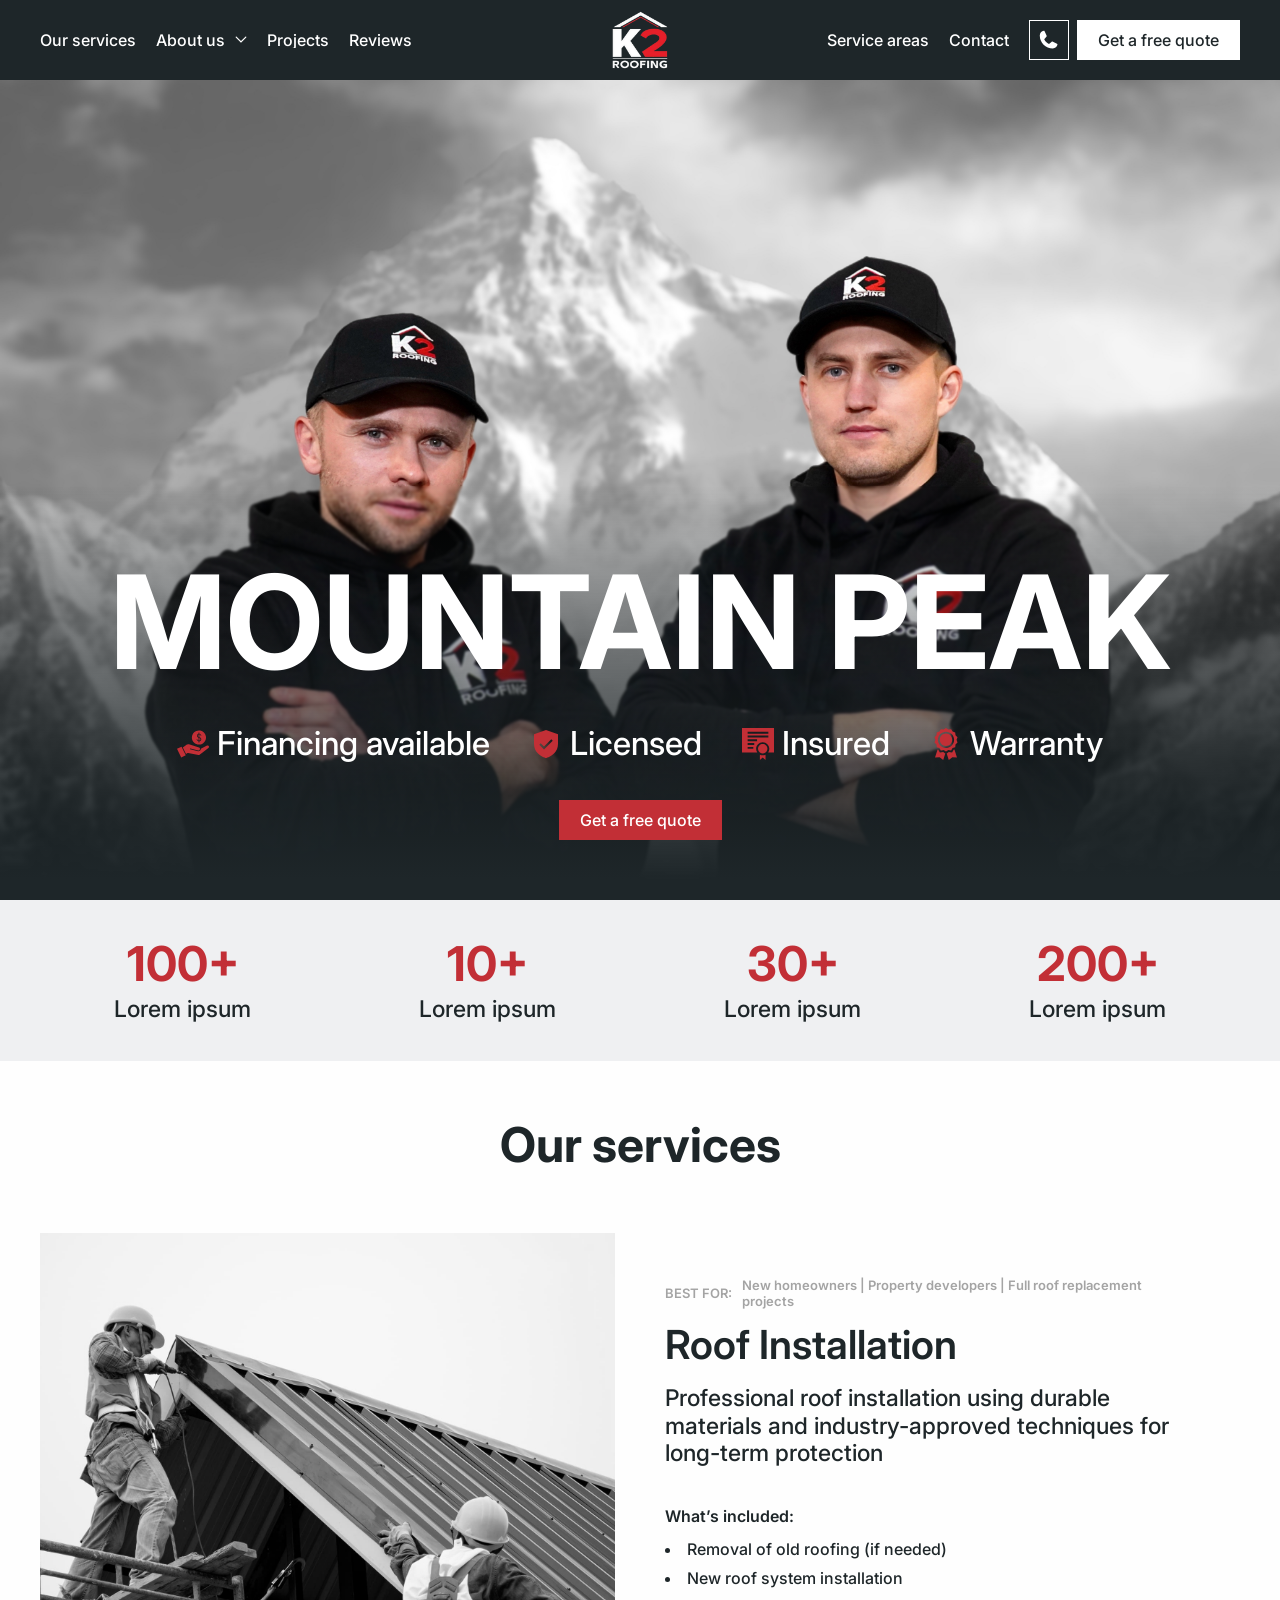
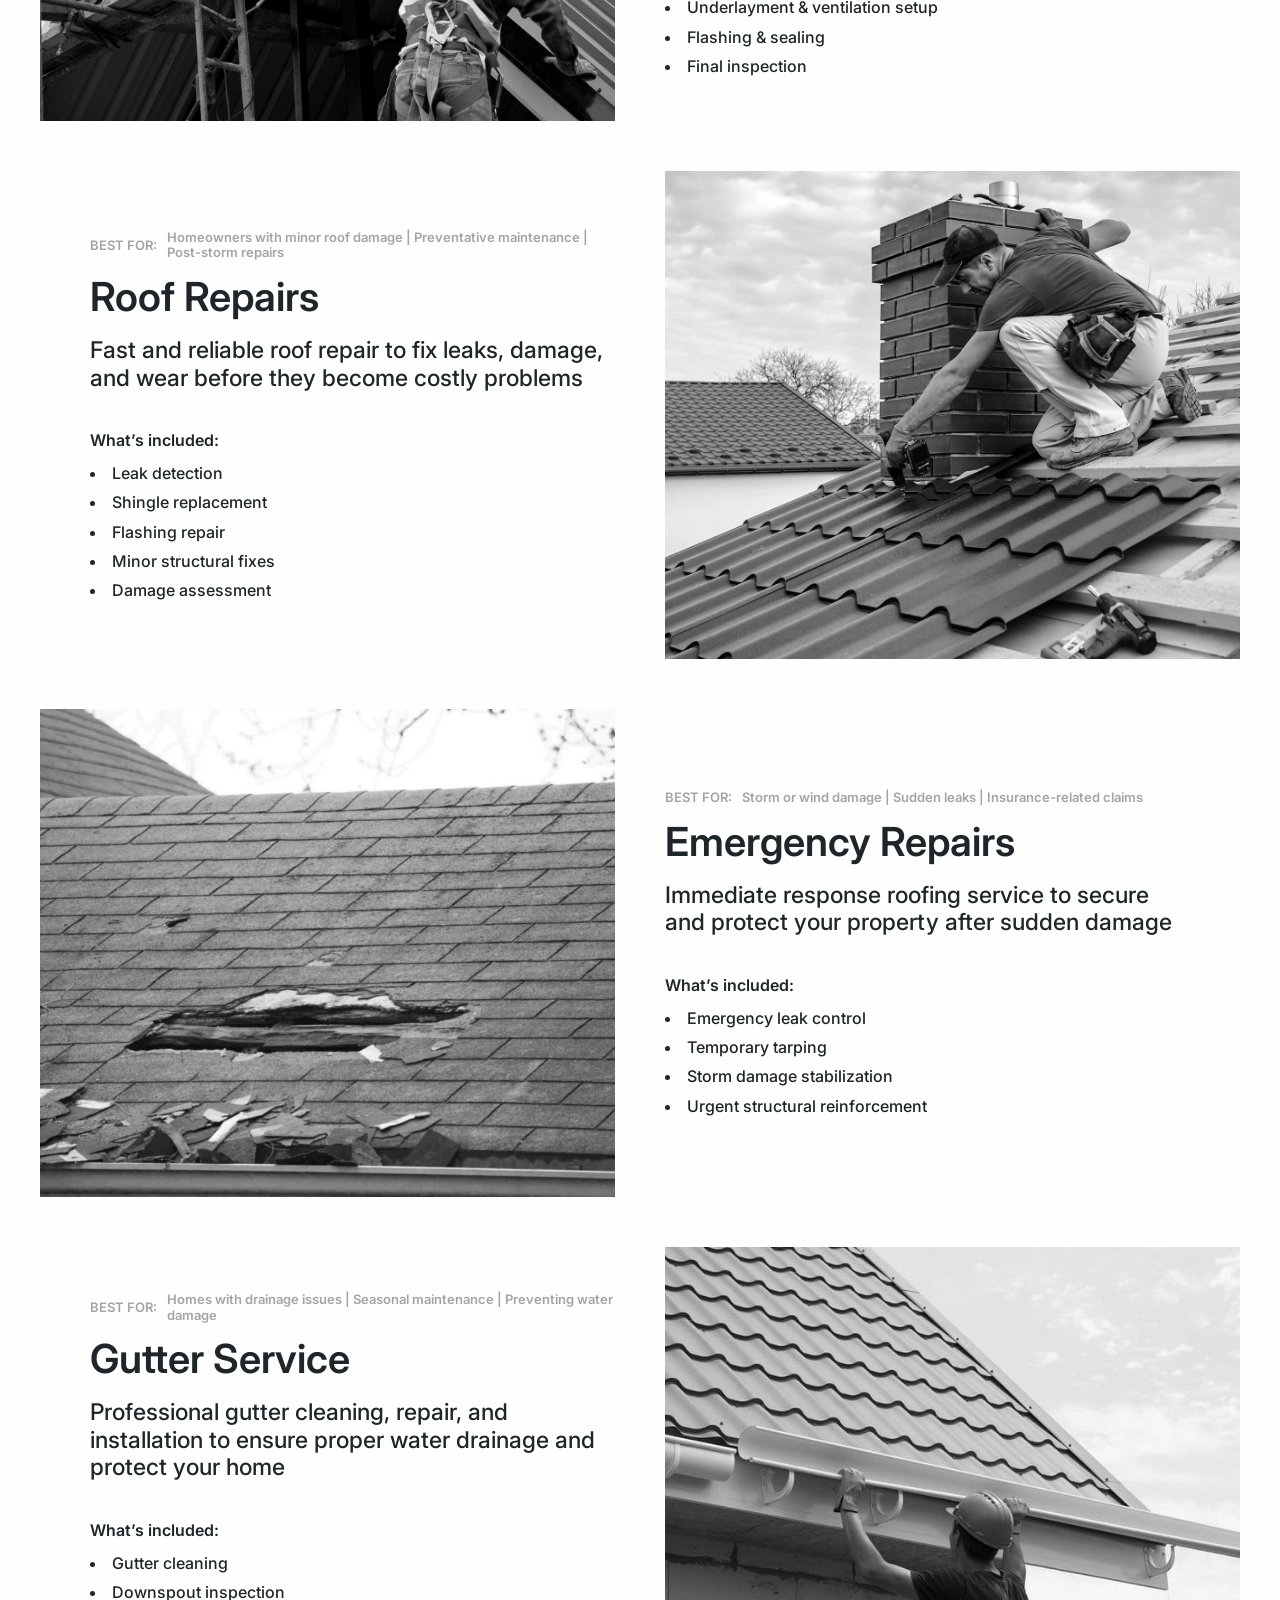
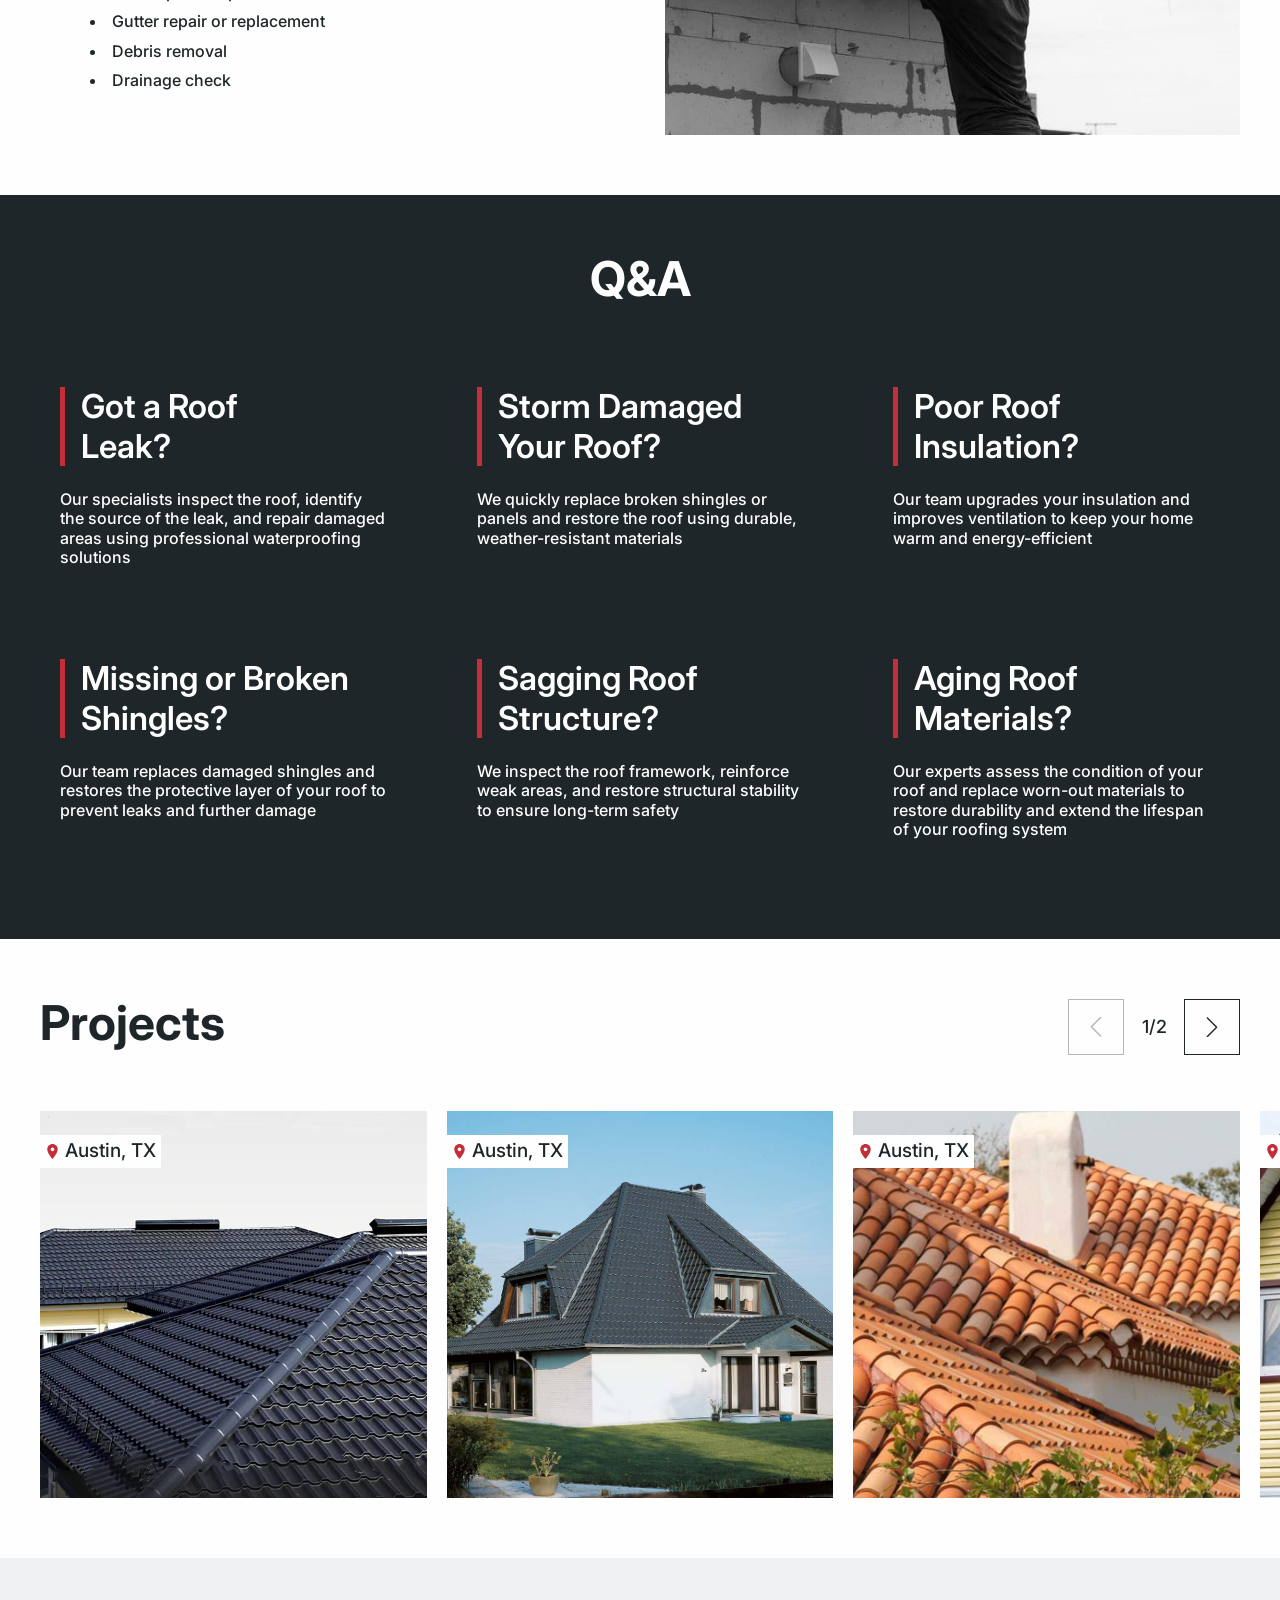
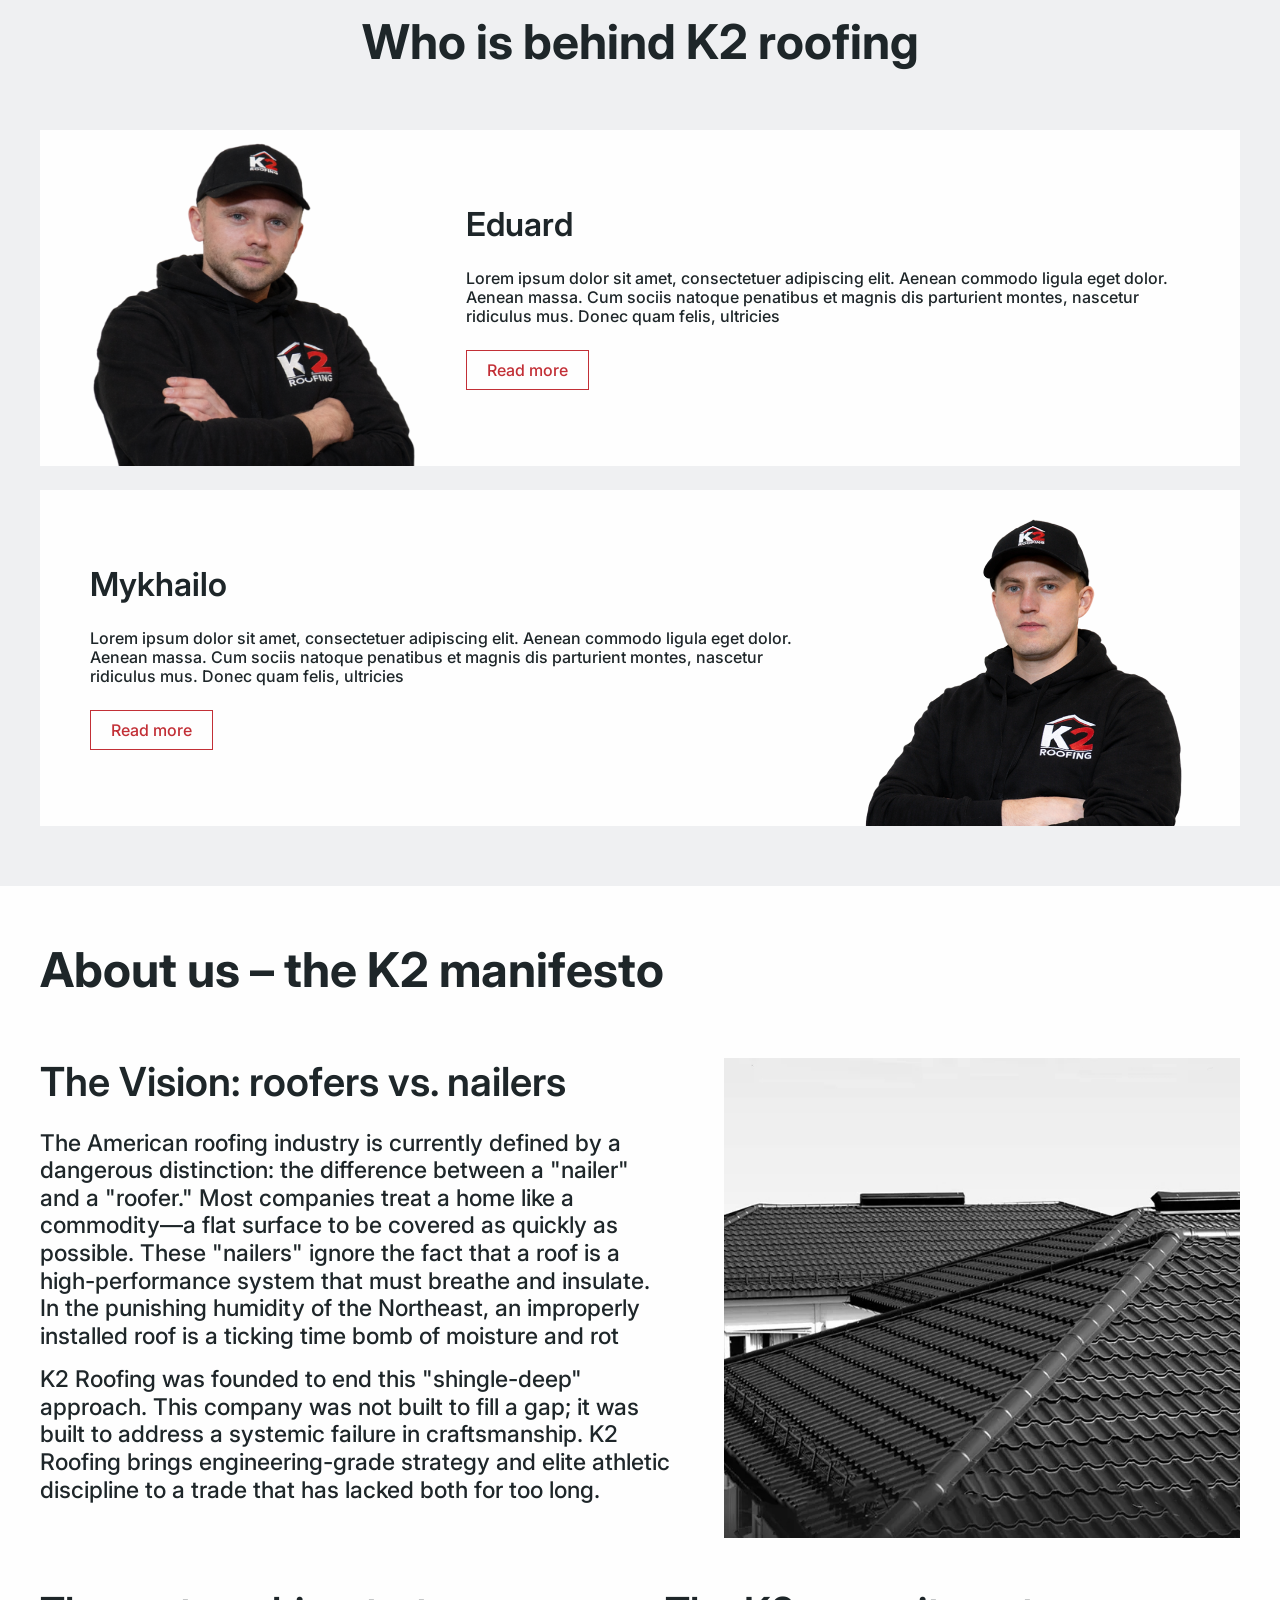
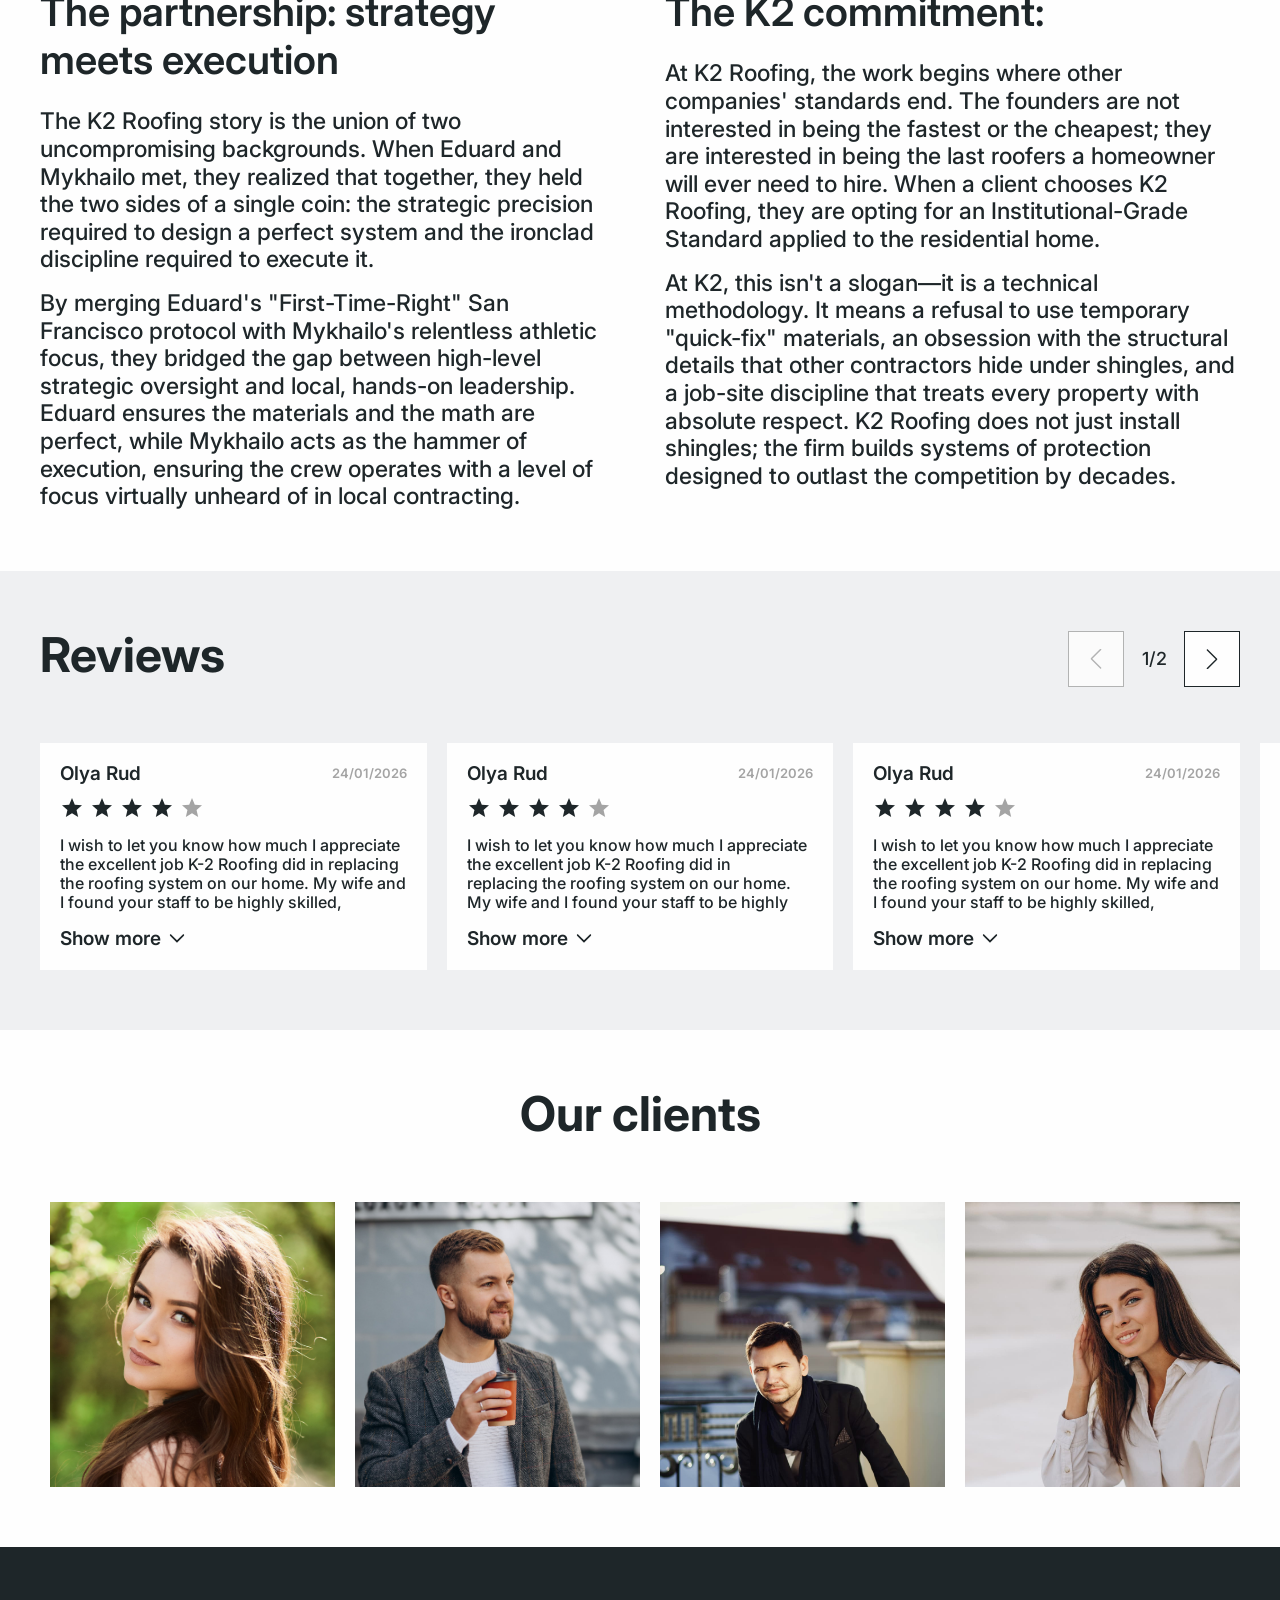
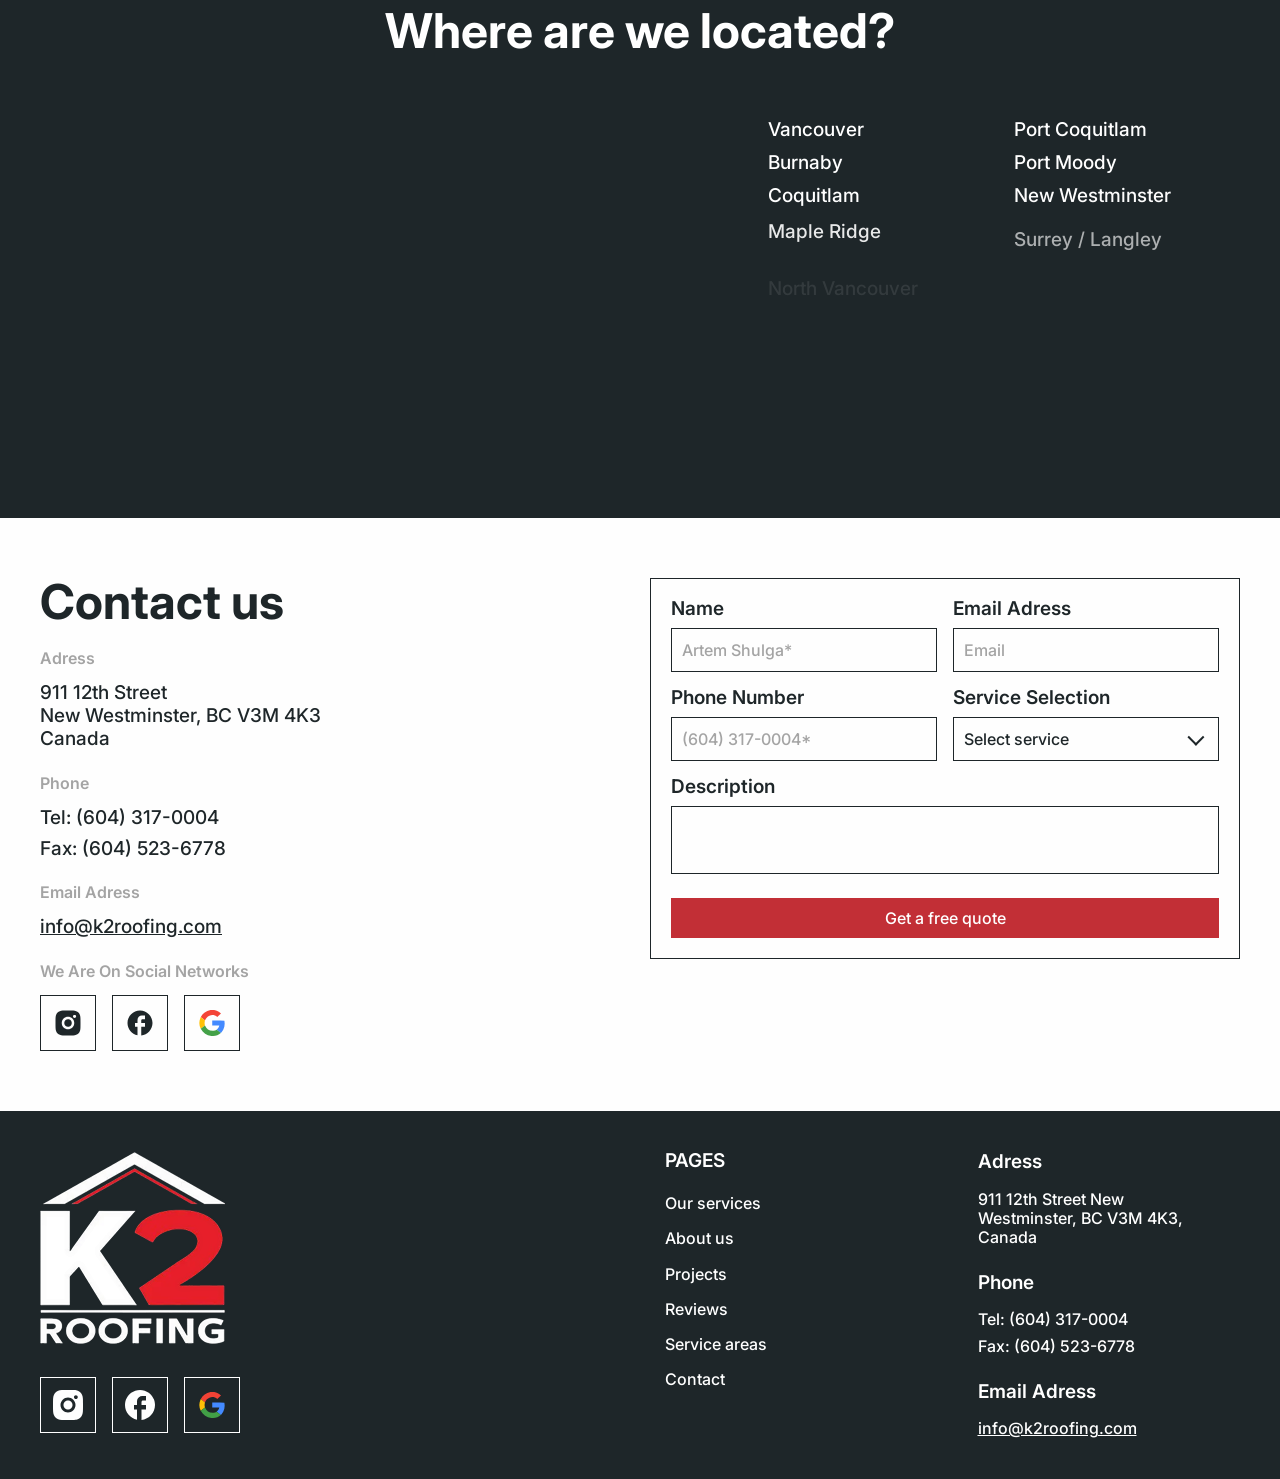
<file: index.html>
<!doctype html>
<html lang="en">
<head>
    <meta charset="UTF-8" />
    <meta name="viewport" content="width=device-width, initial-scale=1.0, viewport-fit=cover" />

    <title>K2</title>

    <!-- FAVICONS -->
    <link rel="icon" type="image/x-icon" href="./assets/images/favicon/favicon.ico" />
    <link rel="icon" type="image/svg+xml" href="./assets/images/favicon/favicon.svg" />
    <link rel="icon" type="image/png" sizes="96x96" href="./assets/images/favicon/favicon-96x96.png" />
    <link rel="apple-touch-icon" href="./assets/images/favicon/apple-touch-icon.png" />

  <script type="module" crossorigin src="./assets/js/vendor.min.js"></script>
  <script type="module" crossorigin src="./assets/js/main.min2.js"></script>
  <link rel="stylesheet" crossorigin href="./assets/css/style.min.css">
</head>
<body>
    <div class="wrapper" id="main">
        <header class="header" data-anim="fade-up" data-anim-delay="0.3">
            <div class="header__container">
                <a class="header__logo" href="#"><img src="./assets/images/logo.png" alt="K2" /></a>
        
                <div class="header__menu menu">
                    <nav class="menu__nav">
                        <ul>
                            <li>
                                <a href="#services">Our services</a>
                            </li>
                            <li class="sub-in">
                                <a href="#about-us">About us</a>
                                <div class="menu__arrow">
                                    <svg class="icon">
                                        <use href="./assets/images/sprite.svg#icon-arrow"></use>
                                    </svg>
                                </div>
        
                                <div class="sub-list">
                                    <ul>
                                        <li>
                                            <a href="#">About Eduard</a>
                                        </li>
                                        <li>
                                            <a href="#">About Mykhailo</a>
                                        </li>
                                    </ul>
                                </div>
                            </li>
                            <li>
                                <a href="#projects">Projects</a>
                            </li>
                            <li>
                                <a href="#reviews">Reviews</a>
                            </li>
                            <li>
                                <a href="#service-areas">Service areas</a>
                            </li>
                            <li>
                                <a href="#contact">Contact</a>
                            </li>
                        </ul>
                    </nav>
                    <button class="menu__btn btn" type="button" data-popup-target="#form-contact">
                        Get a free quote
                    </button>
                </div>
        
                <div class="header__actions">
                    <a href="tel:6043170004" class="header__link-phone" aria-label="main phone">
                        <svg class="icon">
                            <use href="./assets/images/sprite.svg#icon-phone"></use>
                        </svg>
                    </a>
                    <button class="header__btn btn" type="button" data-popup-target="#form-contact">
                        Get a free quote
                    </button>
                </div>
        
        
                <button class="header__burger js-menu-trigger" type="button" aria-label="open menu">
                    <span></span>
                </button>
            </div>
        </header>
        <main class="page page--main">
            <!-- 1. HERO -->
            <section class="hero" id="hero">
                <div class="hero__img" data-anim="fade-up">
                    <picture>
                        <source media="(max-width: 767px)" srcset="./assets/images/hero.jpg">
                        <img class="hero-image" src="./assets/images/hero.jpg" alt="hero">
                    </picture>
                </div>

                <div class="hero__container">

                    <h1 class="hero__title" data-anim="fade-up" data-anim-delay="0.2">
                        Mountain Peak
                    </h1>
                    <ul class="hero__list" data-anim-stagger="true">
                        <li class="hero__item">
                            <img src="./assets/images/icons/01.svg" alt="icon">
                            <span>Financing available</span>
                        </li>
                        <li class="hero__item">
                            <img src="./assets/images/icons/02.svg" alt="icon">
                            <span>Licensed</span>
                        </li>
                        <li class="hero__item">
                            <img src="./assets/images/icons/03.svg" alt="icon">
                            <span>Insured</span>
                        </li>
                        <li class="hero__item">
                            <img src="./assets/images/icons/04.svg" alt="icon">
                            <span>Warranty</span>
                        </li>
                    </ul>
                    <button class="hero__btn btn" data-anim="fade-up" data-anim-delay="0.3" type="button"
                        data-popup-target="#form-contact">
                        Get a free quote
                    </button>
                </div>

            </section>

            <!-- 2. utp-->
            <div class="utp">
                <div class="utp__container">
                    <ul class="utp__list" data-anim-stagger="true">
                        <li class="utp__item">
                            <div class="utp__num"><span>100</span>+</div>
                            <div class="utp__text">Lorem ipsum</div>
                        </li>
                        <li class="utp__item">
                            <div class="utp__num"><span>10</span>+</div>
                            <div class="utp__text">Lorem ipsum</div>
                        </li>
                        <li class="utp__item">
                            <div class="utp__num"><span>30</span>+</div>
                            <div class="utp__text">Lorem ipsum</div>
                        </li>
                        <li class="utp__item">
                            <div class="utp__num"><span>200</span>+</div>
                            <div class="utp__text">Lorem ipsum</div>
                        </li>
                    </ul>
                </div>
            </div>

            <!-- 3. Our services -->
            <section class="section services" id="services">
                <div class="services__container">
                    <h2 class="services__title title" data-anim="fade-up">Our services</h2>
                    <ul class="services__list">
                        <li class="services__item item-service">
                            <div class="item-service__img" data-anim="fade-left">
                                <img src="./assets/images/service01.jpg" alt="service">
                            </div>
                            <div class="item-service__content" data-anim="fade-right">
                                <div class="item-service__info">
                                    <div class="key">Best for:</div>
                                    <div class="value">
                                        New homeowners | Property developers | Full roof replacement projects
                                    </div>
                                </div>
                                <h3 class="item-service__title">Roof Installation</h3>
                                <div class="item-service__text">Professional roof installation using durable materials
                                    and industry-approved techniques
                                    for long-term protection</div>
                                <div class="item-service__editor text-formatted">
                                    <h4> What’s included:</h4>
                                    <ul>
                                        <li>Removal of old roofing (if needed)</li>
                                        <li>New roof system installation</li>
                                        <li>Underlayment & ventilation setup</li>
                                        <li>Flashing & sealing</li>
                                        <li>Final inspection</li>
                                    </ul>
                                </div>
                            </div>
                        </li>
                        <li class="services__item item-service">
                            <div class="item-service__img" data-anim="fade-right">
                                <img src="./assets/images/service02.jpg" alt="service">
                            </div>
                            <div class="item-service__content" data-anim="fade-left">
                                <div class="item-service__info">
                                    <div class="key">Best for:</div>
                                    <div class="value">
                                        Homeowners with minor roof damage | Preventative maintenance | Post-storm
                                        repairs
                                    </div>
                                </div>

                                <h3 class="item-service__title">Roof Repairs</h3>
                                <div class="item-service__text">Fast and reliable roof repair to fix leaks, damage, and
                                    wear before they become costly problems</div>
                                <div class="item-service__editor text-formatted">
                                    <h4>What’s included:</h4>
                                    <ul>
                                        <li>Leak detection</li>
                                        <li>Shingle replacement</li>
                                        <li>Flashing repair</li>
                                        <li>Minor structural fixes</li>
                                        <li>Damage assessment</li>
                                    </ul>
                                </div>
                            </div>
                        </li>
                        <li class="services__item item-service" id="service-areas">
                            <div class="item-service__img" data-anim="fade-left">
                                <img src="./assets/images/service03.jpg" alt="service">
                            </div>
                            <div class="item-service__content" data-anim="fade-right">
                                <div class="item-service__info">
                                    <div class="key">Best for:</div>
                                    <div class="value">
                                        Storm or wind damage | Sudden leaks | Insurance-related claims
                                    </div>
                                </div>

                                <h3 class="item-service__title">Emergency Repairs</h3>
                                <div class="item-service__text">Immediate response roofing service to secure
                                    and protect your property after sudden damage</div>
                                <div class="item-service__editor text-formatted">
                                    <h4>What’s included:</h4>
                                    <ul>
                                        <li>Emergency leak control</li>
                                        <li>Temporary tarping</li>
                                        <li>Storm damage stabilization</li>
                                        <li>Urgent structural reinforcement</li>
                                    </ul>
                                </div>
                            </div>
                        </li>
                        <li class="services__item item-service">
                            <div class="item-service__img" data-anim="fade-right">
                                <img src="./assets/images/service04.jpg" alt="service">
                            </div>
                            <div class="item-service__content" data-anim="fade-left">
                                <div class="item-service__info">
                                    <div class="key">Best for:</div>
                                    <div class="value">
                                        Homes with drainage issues | Seasonal maintenance | Preventing water damage
                                    </div>
                                </div>

                                <h3 class="item-service__title">Gutter Service</h3>
                                <div class="item-service__text">Professional gutter cleaning, repair, and installation
                                    to ensure proper water drainage and protect your home</div>
                                <div class="item-service__editor text-formatted">
                                    <h4>What’s included:</h4>
                                    <ul>
                                        <li>Gutter cleaning</li>
                                        <li>Downspout inspection</li>
                                        <li>Gutter repair or replacement</li>
                                        <li>Debris removal</li>
                                        <li>Drainage check</li>
                                    </ul>
                                </div>
                            </div>
                        </li>
                    </ul>
                </div>
            </section>

            <!-- 4. Q&A -->
            <section class="section quality" id="quality">
                <div class="quality__container">
                    <h2 class="quality__title title" data-anim="fade-up">Q&A</h2>
                    <ul class="quality__list" data-anim-stagger="true">
                        <li class="quality__item">
                            <h3 class="quality__item-title"> Got a Roof<br>
                                Leak?</h3>
                            <div class="quality__item-text">
                                <p>Our specialists inspect the roof, identify the source of the leak, and repair damaged
                                    areas using
                                    professional waterproofing solutions</p>
                            </div>
                        </li>
                        <li class="quality__item">
                            <h3 class="quality__item-title"> Storm Damaged<br> Your Roof?</h3>
                            <div class="quality__item-text">
                                <p> We quickly replace broken shingles or panels and restore the roof using durable,
                                    weather-resistant materials</p>
                            </div>
                        </li>
                        <li class="quality__item">
                            <h3 class="quality__item-title">Poor Roof<br> Insulation?</h3>
                            <div class="quality__item-text">
                                <p>
                                    Our team upgrades your insulation and improves ventilation to keep your home warm
                                    and energy-efficient</p>
                            </div>
                        </li>
                        <li class="quality__item">
                            <h3 class="quality__item-title"> Missing or Broken<br> Shingles?</h3>
                            <div class="quality__item-text">
                                <p>Our team replaces damaged shingles and restores the protective layer of your roof to
                                    prevent leaks and
                                    further damage</p>
                            </div>
                        </li>
                        <li class="quality__item">
                            <h3 class="quality__item-title">Sagging Roof<br> Structure?</h3>
                            <div class="quality__item-text">
                                <p> We inspect the roof framework, reinforce weak areas, and restore structural
                                    stability to ensure long-term
                                    safety</p>
                            </div>
                        </li>
                        <li class="quality__item">
                            <h3 class="quality__item-title">Aging Roof<br> Materials?</h3>
                            <div class="quality__item-text">
                                <p>
                                    Our experts assess the condition of your roof and replace worn-out materials to
                                    restore durability and
                                    extend the lifespan of your roofing system</p>
                            </div>
                        </li>
                    </ul>
                </div>
            </section>

            <!-- 5. Projects -->
            <section class="section projects" id="projects">
                <div class="projects__container">
                    <h2 class="projects__title title" data-anim="fade-up">Projects</h2>

                    <div class="projects__slider">
                        <div class="swiper-wrapper" data-anim="fade-up" data-anim-delay="0.3">
                            <div class="swiper-slide">
                                <a class="projects__item glightbox" href="./assets/images/projects/01.jpg">
                                    <img src="./assets/images/projects/01.jpg" alt="project">
                                    <span class="projects__lable">Austin, TX</span>
                                </a>
                            </div>
                            <div class="swiper-slide">
                                <a class="projects__item glightbox" href="./assets/images/projects/02.jpg">
                                    <img src="./assets/images/projects/02.jpg" alt="project">
                                    <span class="projects__lable">Austin, TX</span>
                                </a>
                            </div>
                            <div class="swiper-slide">
                                <a class="projects__item glightbox" href="./assets/images/projects/03.jpg">
                                    <img src="./assets/images/projects/03.jpg" alt="project">
                                    <span class="projects__lable">Austin, TX</span>
                                </a>
                            </div>
                            <div class="swiper-slide">
                                <a class="projects__item glightbox" href="./assets/images/projects/04.jpg">
                                    <img src="./assets/images/projects/04.jpg" alt="project">
                                    <span class="projects__lable">Austin, TX</span>
                                </a>
                            </div>
                        </div>
                        <div class="swiper-nav">
                            <div class="swiper-button-prev"></div>
                            <div class="swiper-pagination"></div>
                            <div class="swiper-button-next"></div>
                        </div>
                    </div>
                </div>
            </section>

            <!-- 6 who is behind k2 roofing -->
            <section class="section who-is" id="who-is">
                <div class="who-is__container">
                    <h2 class="who-is__title title" data-anim="fade-up">Who is behind K2 roofing</h2>
                    <ul class="who-is__list">
                        <li class="who-is__item">
                            <div class="who-is__img" data-anim="fade-left">
                                <img src="./assets/images/eduard.png" alt="Eduard">
                            </div>
                            <div class="who-is__content">
                                <h3 class="who-is__name" data-anim="fade-up">Eduard</h3>
                                <div class="who-is__text" data-anim="fade-up" data-anim-delay="0.3">
                                    <p>Lorem ipsum dolor sit amet, consectetuer adipiscing elit.
                                        Aenean commodo ligula eget dolor. Aenean massa. Cum sociis natoque penatibus et
                                        magnis dis parturient montes, nascetur ridiculus mus. Donec quam felis,
                                        ultricies</p>
                                </div>

                                <a class="who-is__link btn btn-border" href="#" data-anim="fade-up"
                                    data-anim-delay="0.4">Read more</a>
                            </div>
                        </li>
                        <li class="who-is__item">
                            <div class="who-is__img" data-anim="fade-right">
                                <img src="./assets/images/mykhailo.png" alt="Mykhailo">
                            </div>
                            <div class="who-is__content">
                                <h3 class="who-is__name" data-anim="fade-up">Mykhailo</h3>
                                <div class="who-is__text" data-anim="fade-up" data-anim-delay="0.3">
                                    <p>Lorem ipsum dolor sit amet, consectetuer adipiscing elit.
                                        Aenean commodo ligula eget dolor. Aenean massa. Cum sociis natoque penatibus et
                                        magnis dis parturient montes, nascetur ridiculus mus. Donec quam felis,
                                        ultricies</p>
                                </div>

                                <a class="who-is__link btn btn-border" href="#" data-anim="fade-up"
                                    data-anim-delay="0.4">Read more</a>
                            </div>
                        </li>
                    </ul>
                </div>
            </section>


            <!-- 7 About us – the K2 manifesto -->
            <section class="section about" id="about-us">
                <div class="about__container">
                    <h2 class="about__title title" data-anim="fade-up">About us – the K2 manifesto</h2>

                    <div class="about__hero">
                        <div class="about__content" data-anim="fade-left">
                            <h3 class="about__subtitle">The Vision: roofers vs. nailers</h3>
                            <div class="about__text">
                                <p> The American roofing industry is currently defined by a dangerous distinction: the
                                    difference between a "nailer" and a "roofer." Most companies treat a home like a
                                    commodity—a
                                    flat surface to be covered as quickly as possible. These "nailers" ignore the fact
                                    that a
                                    roof is a high-performance system that must breathe and insulate. In the punishing
                                    humidity
                                    of the Northeast, an improperly installed roof is a ticking time bomb of moisture
                                    and rot</p>
                                <p> K2 Roofing was founded to end this "shingle-deep" approach. This company was not
                                    built to
                                    fill a gap; it was built to address a systemic failure in craftsmanship. K2 Roofing
                                    brings
                                    engineering-grade strategy and elite athletic discipline to a trade that has lacked
                                    both for
                                    too long.</p>
                            </div>
                        </div>
                        <div class="about__img" data-anim="fade-right">
                            <img src="./assets/images/projects/01.jpg" alt="Roofing">
                        </div>
                    </div>

                    <div class="about__grid">
                        <div class="about__item" data-anim="fade-left">
                            <h3 class="about__subtitle">The partnership: strategy meets execution</h3>
                            <div class="about__text">
                                <p>The K2 Roofing story is the union of two uncompromising backgrounds. When Eduard and
                                    Mykhailo met, they realized that together, they held the two sides of a single coin:
                                    the strategic precision required to design a perfect system and the ironclad
                                    discipline required to execute it.</p>
                                <p>By merging Eduard's "First-Time-Right" San Francisco protocol with Mykhailo's
                                    relentless athletic focus, they bridged the gap between high-level strategic
                                    oversight and local, hands-on leadership. Eduard ensures the materials and the math
                                    are perfect, while Mykhailo acts as the hammer of execution, ensuring the crew
                                    operates with a level of focus virtually unheard of in local contracting.</p>
                            </div>
                        </div>

                        <div class="about__item" data-anim="fade-right">
                            <h3 class="about__subtitle">The K2 commitment:</h3>
                            <div class="about__text">
                                <p>At K2 Roofing, the work begins where other companies' standards end. The founders are
                                    not interested in being the fastest or the cheapest; they are interested in being
                                    the last roofers a homeowner will ever need to hire. When a client chooses K2
                                    Roofing, they are opting for an Institutional-Grade Standard applied to the
                                    residential home.</p>
                                <p>At K2, this isn't a slogan—it is a technical methodology. It means a refusal to use
                                    temporary "quick-fix" materials, an obsession with the structural details that other
                                    contractors hide under shingles, and a job-site discipline that treats every
                                    property with absolute respect. K2 Roofing does not just install shingles; the firm
                                    builds systems of protection designed to outlast the competition by decades.</p>
                            </div>
                        </div>
                    </div>
                </div>
            </section>

            <!-- 8  Reviews-->
            <section class="section reviews" id="reviews">
                <div class="reviews__container">
                    <h2 class="reviews__title title" data-anim="fade-up">Reviews</h2>
                    <div data-fls-slider class="reviews__slider">
                        <div class="reviews__wrapper swiper-wrapper" data-anim="fade-up">
                            <div class="reviews__slide swiper-slide">
                                <div class="review-item">
                                    <div class="review-item__top">
                                        <div class="review-item__name">Olya Rud</div>
                                        <div class="review-item__date">24/01/2026</div>
                                    </div>
                                    <div class="review-item__rating">
                                        <div class="stars">
                                            <div class="star --icon-star"></div>
                                            <div class="star --icon-star"></div>
                                            <div class="star --icon-star"></div>
                                            <div class="star --icon-star"></div>
                                            <div class="star disabled --icon-star"></div>
                                        </div>
                                    </div>
                                    <div data-showmore="76" class="review-item__showmore">
                                        <div data-showmore-content class="review-item__content">
                                            I wish to let you know how much I appreciate the excellent job K-2 Roofing
                                            did in replacing the roofing system on our home. My wife and I found your
                                            staff to be highly skilled, dependable and trustworthy. Furthermore, each
                                            member of the K-2 Roofing crew was courteous, with high standards in every
                                            aspect of their dealings with us as homeowners. It was a refreshing
                                            experience to deal with a company that did exactly what it committed to do.
                                        </div>
                                        <button hidden data-showmore-button type="button" class="review-item__more">
                                            <span>Show more</span>
                                            <span>Hide all</span>
                                            <svg class="icon">
                                                <use href="./assets/images/sprite.svg#icon-arrow"></use>
                                            </svg>
                                        </button>
                                    </div>
                                </div>
                            </div>
                            <div class="reviews__slide swiper-slide">
                                <div class="review-item">
                                    <div class="review-item__top">
                                        <div class="review-item__name">Olya Rud</div>
                                        <div class="review-item__date">24/01/2026</div>
                                    </div>
                                    <div class="review-item__rating">
                                        <div class="stars">
                                            <div class="star --icon-star"></div>
                                            <div class="star --icon-star"></div>
                                            <div class="star --icon-star"></div>
                                            <div class="star --icon-star"></div>
                                            <div class="star disabled --icon-star"></div>
                                        </div>
                                    </div>
                                    <div data-showmore="76" class="review-item__showmore">
                                        <div data-showmore-content class="review-item__content">
                                            <p>I wish to let you know how much I appreciate the excellent job K-2
                                                Roofing did in replacing the roofing system on our home. My wife and I
                                                found your staff to be highly skilled, dependable and trustworthy.
                                                Furthermore, each member of the K-2 Roofing crew was courteous, with
                                                high standards in every aspect of their dealings with us as homeowners.
                                                It was a refreshing experience to deal with a company that did exactly
                                                what it committed to do.
                                            </p>
                                            <p> The project, from start to finish, was completed stress free. We would
                                                not hesitate to use K-2 Roofing again, nor would we hesitate to
                                                recommend K-2 Roofing to anyone considering a roofing project.
                                                 </p>
                                            <p> Thanks for a "job well-done"!</p>
                                        </div>
                                        <button hidden data-showmore-button type="button" class="review-item__more">
                                            <span>Show more</span>
                                            <span>Hide all</span>
                                            <svg class="icon">
                                                <use href="./assets/images/sprite.svg#icon-arrow"></use>
                                            </svg>
                                        </button>
                                    </div>
                                </div>
                            </div>
                            <div class="reviews__slide swiper-slide">
                                <div class="review-item">
                                    <div class="review-item__top">
                                        <div class="review-item__name">Olya Rud</div>
                                        <div class="review-item__date">24/01/2026</div>
                                    </div>
                                    <div class="review-item__rating">
                                        <div class="stars">
                                            <div class="star --icon-star"></div>
                                            <div class="star --icon-star"></div>
                                            <div class="star --icon-star"></div>
                                            <div class="star --icon-star"></div>
                                            <div class="star disabled --icon-star"></div>
                                        </div>
                                    </div>
                                    <div data-showmore="76" class="review-item__showmore">
                                        <div data-showmore-content class="review-item__content">
                                            I wish to let you know how much I appreciate the excellent job K-2 Roofing
                                            did in replacing the roofing system on our home. My wife and I found your
                                            staff to be highly skilled, dependable and trustworthy. Furthermore, each
                                            member of the K-2 Roofing crew was courteous, with high standards in every
                                            aspect of their dealings with us as homeowners. It was a refreshing
                                            experience to deal with a company that did exactly what it committed to do.
                                        </div>
                                        <button hidden data-showmore-button type="button" class="review-item__more">
                                            <span>Show more</span>
                                            <span>Hide all</span>
                                            <svg class="icon">
                                                <use href="./assets/images/sprite.svg#icon-arrow"></use>
                                            </svg>
                                        </button>
                                    </div>
                                </div>
                            </div>
                            <div class="reviews__slide swiper-slide">
                                <div class="review-item">
                                    <div class="review-item__top">
                                        <div class="review-item__name">Olya Rud</div>
                                        <div class="review-item__date">24/01/2026</div>
                                    </div>
                                    <div class="review-item__rating">
                                        <div class="stars">
                                            <div class="star --icon-star"></div>
                                            <div class="star --icon-star"></div>
                                            <div class="star --icon-star"></div>
                                            <div class="star --icon-star"></div>
                                            <div class="star disabled --icon-star"></div>
                                        </div>
                                    </div>
                                    <div data-showmore="76" class="review-item__showmore">
                                        <div data-showmore-content class="review-item__content">
                                            I wish to let you know how much I appreciate the excellent job K-2 Roofing
                                            did in replacing the roofing system on our home. My wife and I found your
                                            staff to be highly skilled, dependable and trustworthy. Furthermore, each
                                            member of the K-2 Roofing crew was courteous, with high standards in every
                                            aspect of their dealings with us as homeowners. It was a refreshing
                                            experience to deal with a company that did exactly what it committed to do.
                                        </div>
                                        <button hidden data-showmore-button type="button" class="review-item__more">
                                            <span>Show more</span>
                                            <span>Hide all</span>
                                            <svg class="icon">
                                                <use href="./assets/images/sprite.svg#icon-arrow"></use>
                                            </svg>
                                        </button>
                                    </div>
                                </div>
                            </div>
                        </div>

                        <div class="swiper-nav">
                            <div class="swiper-button-prev"></div>
                            <div class="swiper-pagination"></div>
                            <div class="swiper-button-next"></div>
                        </div>
                    </div>
                </div>
            </section>

            <!-- 9 Our clients -->
            <section class="section clients" id="clients">
                <div class="clients__container">
                    <h2 class="clients__title title">Our clients</h2>

                    <ul class="clients__list" data-marquee data-marquee-speed="60">
                        <li class="clients__item">
                            <img src="./assets/images/clients/01.jpg" alt="client">
                        </li>
                        <li class="clients__item">
                            <img src="./assets/images/clients/02.jpg" alt="client">
                        </li>
                        <li class="clients__item">
                            <img src="./assets/images/clients/03.jpg" alt="client">
                        </li>
                        <li class="clients__item">
                            <img src="./assets/images/clients/04.jpg" alt="client">
                        </li>
                    </ul>
                    <ul class="clients__list mobile reverse" data-marquee data-marquee-speed="60">
                        <li class="clients__item">
                            <img src="./assets/images/clients/01.jpg" alt="client">
                        </li>
                        <li class="clients__item">
                            <img src="./assets/images/clients/02.jpg" alt="client">
                        </li>
                        <li class="clients__item">
                            <img src="./assets/images/clients/03.jpg" alt="client">
                        </li>
                        <li class="clients__item">
                            <img src="./assets/images/clients/04.jpg" alt="client">
                        </li>
                    </ul>
                </div>
            </section>

            <!-- 10 where are we located? -->
            <section class="section map" id="map">
                <div class="map__container">
                    <h2 class="map__title title" data-anim="fade-up">Where are we located?</h2>

                    <div class="map__row">
                        <div class="map__img" data-anim="fade-up" data-anim-delay="0.3">
                            <!-- або картинка або iframe -->
                            <!-- <img src="./assets/images/map.jpg" alt="google map"> -->
                            <iframe
                                src="https://www.google.com/maps/embed?pb=!1m18!1m12!1m3!1d162759.0614266914!2d30.367544188592827!3d50.40178130681754!2m3!1f0!2f0!3f0!3m2!1i1024!2i768!4f13.1!3m3!1m2!1s0x40d4cf4ee15a4505%3A0x764931d2170146fe!2z0JrQuNGX0LIsIDAyMDAw!5e0!3m2!1suk!2sua!4v1762726178221!5m2!1suk!2sua"
                                width="100%" height="100%" style="border:0;" allowfullscreen="" loading="lazy"
                                referrerpolicy="no-referrer-when-downgrade"></iframe>
                        </div>

                        <ul class="map__list" data-anim-stagger="true">
                            <li class="map__item">Vancouver</li>
                            <li class="map__item">Port Coquitlam</li>
                            <li class="map__item">Burnaby</li>
                            <li class="map__item">Port Moody</li>
                            <li class="map__item">Coquitlam</li>
                            <li class="map__item">New Westminster</li>
                            <li class="map__item">Maple Ridge</li>
                            <li class="map__item">Surrey / Langley</li>
                            <li class="map__item">North Vancouver</li>
                        </ul>
                    </div>
                </div>
            </section>
            <!-- 11 form -->
            <section class="section form" id="contact">
                <div class="form__container">
                    <div class="form__wrap">
                        <div class="form__col">
                            <h2 class="form__title title" data-anim="fade-up">Contact us</h2>
                            <div class="form__contacts contacts">
                                <ul class="contacts__list" data-anim-stagger="true">
                                    <li class="contacts__item">
                                        <h3 class="contacts__title">Adress</h3>

                                        <span class="contacts__text">
                                            <a href="mailto:info@k2roofing.com">911 12th Street<br>
                                                New Westminster, BC V3M 4K3<br> Canada</a>
                                        </span>
                                    </li>
                                    <li class="contacts__item">
                                        <h3 class="contacts__title">phone</h3>

                                        <span class="contacts__text">
                                            <a href="mailto:6043170004">Tel: (604) 317-0004</a>
                                            <a href="mailto:6045236778">Fax: (604) 523-6778</a>
                                        </span>
                                    </li>
                                    <li class="contacts__item">
                                        <h3 class="contacts__title">Email adress</h3>

                                        <span class="contacts__text">
                                            <a class="email" href="mailto:info@k2roofing.com">info@k2roofing.com</a>
                                        </span>
                                    </li>
                                </ul>
                            </div>
                            <div class="form__social social">
                                <h3 class="social__title" data-anim="fade-up">We are on social networks</h3>
                                <ul class="social__list" data-anim-stagger="true">
                                    <li class="social__item">
                                        <a href="#" class="social__link" aria-label="Instagram" target="_blank"
                                            rel="noopener">
                                            <svg width="36" height="36" viewBox="0 0 36 36" fill="none"
                                                xmlns="http://www.w3.org/2000/svg">
                                                <path
                                                    d="M19.5419 3C21.2294 3.0045 22.0859 3.0135 22.8254 3.0345L23.1164 3.045C23.4524 3.057 23.7839 3.072 24.1844 3.09C25.7804 3.165 26.8694 3.417 27.8249 3.7875C28.8149 4.1685 29.6489 4.6845 30.4829 5.517C31.2459 6.2666 31.8362 7.17371 32.2124 8.175C32.5829 9.1305 32.8349 10.2195 32.9099 11.817C32.9279 12.216 32.9429 12.5475 32.9549 12.885L32.9639 13.176C32.9864 13.914 32.9954 14.7705 32.9984 16.458L32.9999 17.577V19.542C33.0035 20.6361 32.992 21.7302 32.9654 22.824L32.9564 23.115C32.9444 23.4525 32.9294 23.784 32.9114 24.183C32.8364 25.7805 32.5814 26.868 32.2124 27.825C31.8362 28.8263 31.2459 29.7334 30.4829 30.483C29.7333 31.246 28.8262 31.8363 27.8249 32.2125C26.8694 32.583 25.7804 32.835 24.1844 32.91L23.1164 32.955L22.8254 32.964C22.0859 32.985 21.2294 32.9955 19.5419 32.9985L18.4229 33H16.4594C15.3648 33.0039 14.2702 32.9924 13.1759 32.9655L12.8849 32.9565C12.5288 32.943 12.1728 32.9275 11.8169 32.91C10.2209 32.835 9.13188 32.583 8.17488 32.2125C7.17412 31.8361 6.26754 31.2459 5.51838 30.483C4.75479 29.7336 4.16404 28.8264 3.78738 27.825C3.41688 26.8695 3.16488 25.7805 3.08988 24.183L3.04488 23.115L3.03738 22.824C3.00973 21.7302 2.99722 20.6361 2.99988 19.542V16.458C2.99572 15.3639 3.00673 14.2698 3.03288 13.176L3.04338 12.885C3.05538 12.5475 3.07038 12.216 3.08838 11.817C3.16338 10.2195 3.41538 9.132 3.78588 8.175C4.16342 7.1733 4.75521 6.26615 5.51988 5.517C6.26861 4.75432 7.17466 4.16411 8.17488 3.7875C9.13188 3.417 10.2194 3.165 11.8169 3.09C12.2159 3.072 12.5489 3.057 12.8849 3.045L13.1759 3.036C14.2697 3.00935 15.3638 2.99785 16.4579 3.0015L19.5419 3ZM17.9999 10.5C16.0108 10.5 14.1031 11.2902 12.6966 12.6967C11.2901 14.1032 10.4999 16.0109 10.4999 18C10.4999 19.9891 11.2901 21.8968 12.6966 23.3033C14.1031 24.7098 16.0108 25.5 17.9999 25.5C19.989 25.5 21.8967 24.7098 23.3032 23.3033C24.7097 21.8968 25.4999 19.9891 25.4999 18C25.4999 16.0109 24.7097 14.1032 23.3032 12.6967C21.8967 11.2902 19.989 10.5 17.9999 10.5ZM17.9999 13.5C18.5908 13.4999 19.176 13.6162 19.722 13.8423C20.268 14.0683 20.7641 14.3997 21.1821 14.8175C21.6 15.2353 21.9316 15.7313 22.1578 16.2772C22.384 16.8232 22.5005 17.4083 22.5006 17.9993C22.5007 18.5902 22.3844 19.1754 22.1584 19.7214C21.9323 20.2674 21.6009 20.7635 21.1831 21.1814C20.7653 21.5994 20.2693 21.9309 19.7234 22.1572C19.1775 22.3834 18.5923 22.4999 18.0014 22.5C16.8079 22.5 15.6633 22.0259 14.8194 21.182C13.9755 20.3381 13.5014 19.1935 13.5014 18C13.5014 16.8065 13.9755 15.6619 14.8194 14.818C15.6633 13.9741 16.8079 13.5 18.0014 13.5M25.8764 8.25C25.3791 8.25 24.9022 8.44754 24.5506 8.79917C24.1989 9.15081 24.0014 9.62772 24.0014 10.125C24.0014 10.6223 24.1989 11.0992 24.5506 11.4508C24.9022 11.8025 25.3791 12 25.8764 12C26.3737 12 26.8506 11.8025 27.2022 11.4508C27.5538 11.0992 27.7514 10.6223 27.7514 10.125C27.7514 9.62772 27.5538 9.15081 27.2022 8.79917C26.8506 8.44754 26.3737 8.25 25.8764 8.25Z"
                                                    fill="#1E2629" />
                                            </svg>

                                        </a>


                                    </li>
                                    <li class="social__item">
                                        <a href="#" class="social__link" aria-label="Facebook" target="_blank"
                                            rel="noopener">
                                            <svg width="36" height="36" viewBox="0 0 36 36" fill="none"
                                                xmlns="http://www.w3.org/2000/svg">
                                                <path
                                                    d="M33 18C33 9.72 26.28 3 18 3C9.72 3 3 9.72 3 18C3 25.26 8.16 31.305 15 32.7V22.5H12V18H15V14.25C15 11.355 17.355 9 20.25 9H24V13.5H21C20.175 13.5 19.5 14.175 19.5 15V18H24V22.5H19.5V32.925C27.075 32.175 33 25.785 33 18Z"
                                                    fill="#1E2629" />
                                            </svg>
                                        </a>
                                    </li>
                                    <li class="social__item">
                                        <a href="#" class="social__link" aria-label="YouTube" target="_blank"
                                            rel="noopener">
                                            <svg width="36" height="36" viewBox="0 0 36 36" fill="none"
                                                xmlns="http://www.w3.org/2000/svg">
                                                <path opacity="0.987" fill-rule="evenodd" clip-rule="evenodd"
                                                    d="M16.2206 2.38766C17.8518 2.20541 18.8171 2.20541 20.5698 2.38766C23.6724 2.84688 26.5485 4.28101 28.7823 6.48266C27.2728 7.90947 25.7832 9.35711 24.3138 10.8252C21.4998 8.44016 18.3588 7.88966 14.8908 9.17366C12.3468 10.3437 10.5753 12.2397 9.5763 14.8617C7.94379 13.6463 6.33255 12.4026 4.7433 11.1312C4.63285 11.073 4.50671 11.0517 4.3833 11.0704C6.9078 6.20291 10.8528 3.30791 16.2183 2.38541"
                                                    fill="#F44336" />
                                                <path opacity="0.997" fill-rule="evenodd" clip-rule="evenodd"
                                                    d="M4.37858 11.0707C4.50608 11.0512 4.62683 11.0714 4.74083 11.1314C6.33008 12.4028 7.94132 13.6465 9.57383 14.8619C9.31694 15.8835 9.155 16.9267 9.09008 17.9782C9.14558 18.9952 9.30683 19.9934 9.57383 20.9729L4.50008 25.0117C2.29058 20.3947 2.25008 15.7477 4.37858 11.0707Z"
                                                    fill="#FFC107" />
                                                <path opacity="0.999" fill-rule="evenodd" clip-rule="evenodd"
                                                    d="M28.5412 29.9031C26.9614 28.5099 25.3074 27.203 23.5867 25.9881C25.3117 24.7701 26.3587 23.0991 26.7277 20.9751H18.2744V15.1049C23.1494 15.0644 28.0222 15.1056 32.8927 15.2286C33.8167 20.2461 32.7494 24.7701 29.6909 28.8006C29.3272 29.1872 28.942 29.5552 28.5412 29.9031Z"
                                                    fill="#448AFF" />
                                                <path opacity="0.993" fill-rule="evenodd" clip-rule="evenodd"
                                                    d="M9.57375 20.9746C11.4188 25.5601 14.8013 27.7006 19.7213 27.3961C21.1024 27.2362 22.4265 26.7537 23.5868 25.9876C25.3088 27.2056 26.9603 28.5106 28.5413 29.9026C26.0362 32.1536 22.8423 33.4893 19.4805 33.6916C18.7167 33.7527 17.9493 33.7527 17.1855 33.6916C11.4585 33.0166 7.23 30.1231 4.5 25.0111L9.57375 20.9746Z"
                                                    fill="#43A047" />
                                            </svg>

                                        </a>
                                    </li>
                                </ul>
                            </div>
                        </div>
                        <div class="form__col" data-anim="fade-up" data-anim-delay="0.4">
                            <form action="">
                                <div class="form-grid">
                                    <div class="form-group">
                                        <label class="form-label" for="contact-name">Name</label>
                                        <input class="form-input" type="text" name="" id="contact-name" required
                                            placeholder="Artem Shulga*">
                                    </div>
                                    <div class="form-group">
                                        <label class="form-label" for="contact-email">Email adress</label>
                                        <input class="form-input" type="email" name="" id="contact-email" required
                                            placeholder="Email">
                                    </div>
                                    <div class="form-group">
                                        <label class="form-label" for="contact-phone">Phone number</label>
                                        <input class="form-input" type="text" name="" id="contact-phone" required
                                            placeholder="(604) 317-0004*">
                                    </div>

                                    <div class="form-group">
                                        <label class="form-label" for="contact-service">Service selection</label>

                                        <select class="js-select" name="" id="contact-service">
                                            <option value="all" disabled selected>Select service</option>
                                            <option value="1">Оклеювання антигравійною та кольоровою плівкою</option>
                                            <option value="2">Полірування, захисні покриття</option>
                                            <option value="3">Тонування</option>
                                        </select>
                                    </div>
                                </div>

                                <div class="form-group">
                                    <label class="form-label" for="contact-name">Description</label>
                                    <textarea class="form-input" name="" id="contact-text"></textarea>
                                </div>

                                <button class="form-btn btn" type="submit">Get a free quote</button>
                            </form>
                        </div>
                    </div>
                </div>
            </section>
        </main>

        <footer class="footer">
            <div class="footer__container">
                <div class="footer__row">
                    <div class="footer__col">
                        <a href="#" class="footer__logo"><img src="./assets/images/logo.png" alt="K2" /></a>
                        <div class="footer__social social">
                            <ul class="social__list">
                                <li class="social__item">
                                    <a href="#" class="social__link" aria-label="Instagram" target="_blank" rel="noopener">
                                        <svg width="30" height="30" viewBox="0 0 30 30" fill="none"
                                            xmlns="http://www.w3.org/2000/svg">
                                            <path
                                                d="M16.5429 0C18.2304 0.0045 19.0869 0.0135 19.8264 0.0345L20.1174 0.045C20.4534 0.057 20.7849 0.0719999 21.1854 0.0899999C22.7814 0.165 23.8704 0.417 24.8259 0.7875C25.8159 1.1685 26.6499 1.6845 27.4839 2.517C28.2469 3.2666 28.8371 4.17371 29.2134 5.175C29.5839 6.1305 29.8359 7.2195 29.9109 8.817C29.9289 9.216 29.9439 9.5475 29.9559 9.885L29.9649 10.176C29.9874 10.914 29.9964 11.7705 29.9994 13.458L30.0009 14.577V16.542C30.0045 17.6361 29.993 18.7302 29.9664 19.824L29.9574 20.115C29.9454 20.4525 29.9304 20.784 29.9124 21.183C29.8374 22.7805 29.5824 23.868 29.2134 24.825C28.8371 25.8263 28.2469 26.7334 27.4839 27.483C26.7343 28.246 25.8271 28.8363 24.8259 29.2125C23.8704 29.583 22.7814 29.835 21.1854 29.91L20.1174 29.955L19.8264 29.964C19.0869 29.985 18.2304 29.9955 16.5429 29.9985L15.4239 30H13.4604C12.3657 30.0039 11.2711 29.9924 10.1769 29.9655L9.88585 29.9565C9.52977 29.943 9.17376 29.9275 8.81785 29.91C7.22185 29.835 6.13285 29.583 5.17585 29.2125C4.1751 28.8361 3.26852 28.2459 2.51935 27.483C1.75577 26.7336 1.16502 25.8264 0.788353 24.825C0.417853 23.8695 0.165853 22.7805 0.0908531 21.183L0.0458532 20.115L0.0383533 19.824C0.0107024 18.7302 -0.00179894 17.6361 0.000853195 16.542V13.458C-0.00329865 12.3639 0.00770252 11.2698 0.0338533 10.176L0.0443533 9.885C0.0563533 9.5475 0.0713532 9.216 0.0893532 8.817C0.164353 7.2195 0.416353 6.132 0.786853 5.175C1.16439 4.1733 1.75619 3.26615 2.52085 2.517C3.26958 1.75432 4.17563 1.16411 5.17585 0.7875C6.13285 0.417 7.22035 0.165 8.81785 0.0899999C9.21685 0.0719999 9.54985 0.057 9.88585 0.045L10.1769 0.0359999C11.2706 0.00934906 12.3647 -0.00215205 13.4589 0.00149989L16.5429 0ZM15.0009 7.5C13.0117 7.5 11.1041 8.29018 9.69755 9.6967C8.29103 11.1032 7.50085 13.0109 7.50085 15C7.50085 16.9891 8.29103 18.8968 9.69755 20.3033C11.1041 21.7098 13.0117 22.5 15.0009 22.5C16.99 22.5 18.8976 21.7098 20.3042 20.3033C21.7107 18.8968 22.5009 16.9891 22.5009 15C22.5009 13.0109 21.7107 11.1032 20.3042 9.6967C18.8976 8.29018 16.99 7.5 15.0009 7.5ZM15.0009 10.5C15.5918 10.4999 16.177 10.6162 16.723 10.8423C17.269 11.0683 17.7651 11.3997 18.1831 11.8175C18.601 12.2353 18.9325 12.7313 19.1588 13.2772C19.385 13.8232 19.5015 14.4083 19.5016 14.9993C19.5017 15.5902 19.3854 16.1754 19.1593 16.7214C18.9333 17.2674 18.6019 17.7635 18.1841 18.1814C17.7663 18.5994 17.2703 18.9309 16.7244 19.1572C16.1784 19.3834 15.5933 19.4999 15.0024 19.5C13.8089 19.5 12.6643 19.0259 11.8204 18.182C10.9765 17.3381 10.5024 16.1935 10.5024 15C10.5024 13.8065 10.9765 12.6619 11.8204 11.818C12.6643 10.9741 13.8089 10.5 15.0024 10.5M22.8774 5.25C22.3801 5.25 21.9032 5.44754 21.5515 5.79917C21.1999 6.15081 21.0024 6.62772 21.0024 7.125C21.0024 7.62228 21.1999 8.09919 21.5515 8.45082C21.9032 8.80246 22.3801 9 22.8774 9C23.3746 9 23.8515 8.80246 24.2032 8.45082C24.5548 8.09919 24.7524 7.62228 24.7524 7.125C24.7524 6.62772 24.5548 6.15081 24.2032 5.79917C23.8515 5.44754 23.3746 5.25 22.8774 5.25Z"
                                                fill="#FEFEFE" />
                                        </svg>
                                    </a>
        
        
                                </li>
                                <li class="social__item">
                                    <a href="#" class="social__link" aria-label="Facebook" target="_blank" rel="noopener">
                                        <svg width="30" height="30" viewBox="0 0 30 30" fill="none"
                                            xmlns="http://www.w3.org/2000/svg">
                                            <path
                                                d="M30 15C30 6.72 23.28 0 15 0C6.72 0 0 6.72 0 15C0 22.26 5.16 28.305 12 29.7V19.5H9V15H12V11.25C12 8.355 14.355 6 17.25 6H21V10.5H18C17.175 10.5 16.5 11.175 16.5 12V15H21V19.5H16.5V29.925C24.075 29.175 30 22.785 30 15Z"
                                                fill="#FEFEFE" />
                                        </svg>
        
                                    </a>
                                </li>
                                <li class="social__item">
                                    <a href="#" class="social__link" aria-label="YouTube" target="_blank" rel="noopener">
                                        <svg width="36" height="36" viewBox="0 0 36 36" fill="none"
                                            xmlns="http://www.w3.org/2000/svg">
                                            <path opacity="0.987" fill-rule="evenodd" clip-rule="evenodd"
                                                d="M16.2206 2.38766C17.8518 2.20541 18.8171 2.20541 20.5698 2.38766C23.6724 2.84688 26.5485 4.28101 28.7823 6.48266C27.2728 7.90947 25.7832 9.35711 24.3138 10.8252C21.4998 8.44016 18.3588 7.88966 14.8908 9.17366C12.3468 10.3437 10.5753 12.2397 9.5763 14.8617C7.94379 13.6463 6.33255 12.4026 4.7433 11.1312C4.63285 11.073 4.50671 11.0517 4.3833 11.0704C6.9078 6.20291 10.8528 3.30791 16.2183 2.38541"
                                                fill="#F44336" />
                                            <path opacity="0.997" fill-rule="evenodd" clip-rule="evenodd"
                                                d="M4.37858 11.0707C4.50608 11.0512 4.62683 11.0714 4.74083 11.1314C6.33008 12.4028 7.94132 13.6465 9.57383 14.8619C9.31694 15.8835 9.155 16.9267 9.09008 17.9782C9.14558 18.9952 9.30683 19.9934 9.57383 20.9729L4.50008 25.0117C2.29058 20.3947 2.25008 15.7477 4.37858 11.0707Z"
                                                fill="#FFC107" />
                                            <path opacity="0.999" fill-rule="evenodd" clip-rule="evenodd"
                                                d="M28.5412 29.9031C26.9614 28.5099 25.3074 27.203 23.5867 25.9881C25.3117 24.7701 26.3587 23.0991 26.7277 20.9751H18.2744V15.1049C23.1494 15.0644 28.0222 15.1056 32.8927 15.2286C33.8167 20.2461 32.7494 24.7701 29.6909 28.8006C29.3272 29.1872 28.942 29.5552 28.5412 29.9031Z"
                                                fill="#448AFF" />
                                            <path opacity="0.993" fill-rule="evenodd" clip-rule="evenodd"
                                                d="M9.57375 20.9746C11.4188 25.5601 14.8013 27.7006 19.7213 27.3961C21.1024 27.2362 22.4265 26.7537 23.5868 25.9876C25.3088 27.2056 26.9603 28.5106 28.5413 29.9026C26.0362 32.1536 22.8423 33.4893 19.4805 33.6916C18.7167 33.7527 17.9493 33.7527 17.1855 33.6916C11.4585 33.0166 7.23 30.1231 4.5 25.0111L9.57375 20.9746Z"
                                                fill="#43A047" />
                                        </svg>
        
                                    </a>
                                </li>
                            </ul>
                        </div>
                    </div>
                    <div class="footer__col">
                        <nav class="footer__nav">
                            <h2 class="footer__title">PAGES</h2>
                            <ul class="footer__list">
                                <li>
                                    <a href="#services">Our services</a>
                                </li>
                                <li>
                                    <a href="#about-us">About us</a>
                                </li>
                                <li>
                                    <a href="#projects">Projects</a>
                                </li>
                                <li>
                                    <a href="#reviews">Reviews</a>
                                </li>
                                <li>
                                    <a href="#service-areas">Service areas</a>
                                </li>
                                <li>
                                    <a href="#contact">Contact</a>
                                </li>
                            </ul>
                        </nav>
        
                        <div class="footer__contacts contacts">
                            <ul class="contacts__list">
                                <li class="contacts__item">
                                    <h3 class="contacts__title">Adress</h3>
        
                                    <span class="contacts__text">
                                        <a href="mailto:info@k2roofing.com">911 12th Street
                                            New Westminster, BC V3M 4K3, Canada</a>
                                    </span>
                                </li>
                                <li class="contacts__item">
                                    <h3 class="contacts__title">phone</h3>
        
                                    <span class="contacts__text">
                                        <a href="mailto:6043170004">Tel: (604) 317-0004</a>
                                        <a href="mailto:6045236778">Fax: (604) 523-6778</a>
                                    </span>
                                </li>
                                <li class="contacts__item">
                                    <h3 class="contacts__title">Email adress</h3>
        
                                    <span class="contacts__text">
                                        <a class="email" href="mailto:info@k2roofing.com">info@k2roofing.com</a>
                                    </span>
                                </li>
                            </ul>
                        </div>
        
                    </div>
                </div>
        </footer>    </div>
    <div id="form-contact" class="popup" aria-hidden="true">
        <div class="popup__wrapper">
    
            <div class="popup__content">
                <button class="popup__close close-popup" data-close-popup aria-label="Close" type="button"></button>
    
                <div class="popup__body">
                    <h2 class="popup__title">
                        Contact us
                    </h2>
    
                    <form action="">
    
                        <div class="form-grid">
                            <div class="form-group">
                                <label class="form-label" for="contact-name">Name</label>
                                <input class="form-input" type="text" name="" id="contact-name" required
                                    placeholder="Artem Shulga*">
                            </div>
                            <div class="form-group">
                                <label class="form-label" for="contact-email">Email adress</label>
                                <input class="form-input" type="email" name="" id="contact-email" required
                                    placeholder="Email">
                            </div>
                            <div class="form-group">
                                <label class="form-label" for="contact-phone">Phone number</label>
                                <input class="form-input" type="text" name="" id="contact-phone" required
                                    placeholder="(604) 317-0004*">
                            </div>
    
                            <div class="form-group">
                                <label class="form-label" for="contact-service">Service selection</label>
    
                                <select class="js-select" name="" id="contact-service">
                                    <option value="all" disabled selected>Select service</option>
                                    <option value="1">Оклеювання антигравійною та кольоровою плівкою</option>
                                    <option value="2">Полірування, захисні покриття</option>
                                    <option value="3">Тонування</option>
                                </select>
                            </div>
                        </div>
    
                        <div class="form-group">
                            <label class="form-label" for="contact-name">Description</label>
                            <textarea class="form-input" name="" id="contact-text"></textarea>
                        </div>
    
                        <button class="form-btn btn" type="submit">Get a free quote</button>
                    </form>
                </div>
            </div>
    
        </div>
    </div>
    
    <div id="form-success" class="popup" aria-hidden="true">
        <div class="popup__wrapper">
    
            <div class="popup__content">
                <button class="popup__close close-popup" data-close-popup aria-label="Close" type="button"></button>
    
                <div class="popup__body">
                    <h2 class="popup__title">
                        Дякуємо!
                    </h2>
                    <div class="popup__text">
                        <p>Ми звʼяжемось з вами протягом 24 годин</p>
                    </div>
                    <button class="btn" type="button" data-close-popup>Ок
                    </button>
                </div>
            </div>
        </div>
    </div></body>

</html>
</file>
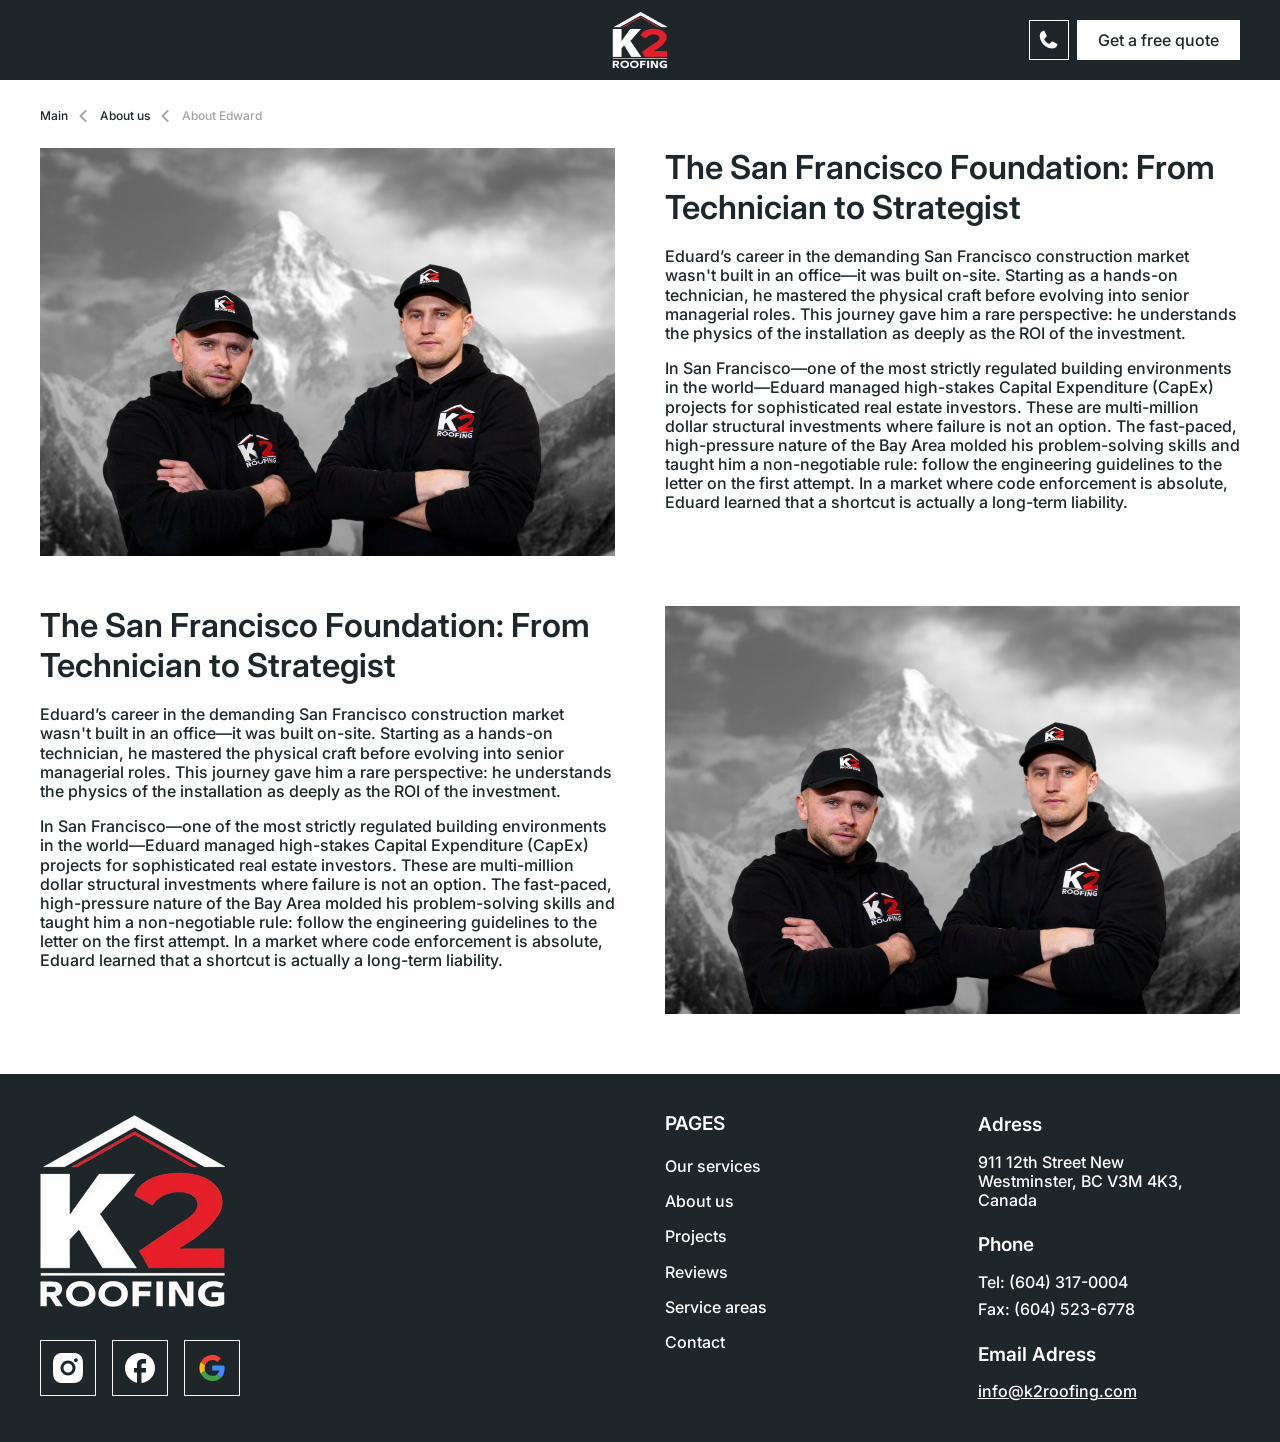
<file: about-us.html>
<!doctype html>
<html lang="en">
<head>
    <meta charset="UTF-8" />
    <meta name="viewport" content="width=device-width, initial-scale=1.0, viewport-fit=cover" />

    <title>K2</title>

    <!-- FAVICONS -->
    <link rel="icon" type="image/x-icon" href="./assets/images/favicon/favicon.ico" />
    <link rel="icon" type="image/svg+xml" href="./assets/images/favicon/favicon.svg" />
    <link rel="icon" type="image/png" sizes="96x96" href="./assets/images/favicon/favicon-96x96.png" />
    <link rel="apple-touch-icon" href="./assets/images/favicon/apple-touch-icon.png" />

  <script type="module" crossorigin src="./assets/js/vendor.min.js"></script>
  <script type="module" crossorigin src="./assets/js/main.min2.js"></script>
  <link rel="stylesheet" crossorigin href="./assets/css/style.min.css">
</head>
<body>
    <div class="wrapper" id="main">
        <header class="header" data-anim="fade-up" data-anim-delay="0.3">
            <div class="header__container">
                <a class="header__logo" href="#"><img src="./assets/images/logo.png" alt="K2" /></a>
        
                <div class="header__menu menu">
                    <nav class="menu__nav">
                        <ul>
                            <li>
                                <a href="#services">Our services</a>
                            </li>
                            <li class="sub-in">
                                <a href="#about-us">About us</a>
                                <div class="menu__arrow">
                                    <svg class="icon">
                                        <use href="./assets/images/sprite.svg#icon-arrow"></use>
                                    </svg>
                                </div>
        
                                <div class="sub-list">
                                    <ul>
                                        <li>
                                            <a href="#">About Eduard</a>
                                        </li>
                                        <li>
                                            <a href="#">About Mykhailo</a>
                                        </li>
                                    </ul>
                                </div>
                            </li>
                            <li>
                                <a href="#projects">Projects</a>
                            </li>
                            <li>
                                <a href="#reviews">Reviews</a>
                            </li>
                            <li>
                                <a href="#service-areas">Service areas</a>
                            </li>
                            <li>
                                <a href="#contact">Contact</a>
                            </li>
                        </ul>
                    </nav>
                    <button class="menu__btn btn" type="button" data-popup-target="#form-contact">
                        Get a free quote
                    </button>
                </div>
        
                <div class="header__actions">
                    <a href="tel:6043170004" class="header__link-phone" aria-label="main phone">
                        <svg class="icon">
                            <use href="./assets/images/sprite.svg#icon-phone"></use>
                        </svg>
                    </a>
                    <button class="header__btn btn" type="button" data-popup-target="#form-contact">
                        Get a free quote
                    </button>
                </div>
        
        
                <button class="header__burger js-menu-trigger" type="button" aria-label="open menu">
                    <span></span>
                </button>
            </div>
        </header>
        <main class="page page--about-us">
            <nav class="breadcrumbs" aria-label="Breadcrumb" data-anim="fade-up">
                <div class="breadcrumbs__container">
                    <ol class="breadcrumbs__list" itemscope itemtype="https://schema.org/BreadcrumbList">
            
                        <li class="breadcrumbs__item" itemprop="itemListElement" itemscope itemtype="https://schema.org/ListItem">
                            <a class="breadcrumbs__link" href="/" itemprop="item">
                                <span itemprop="name">Main</span>
                            </a>
                            <meta itemprop="position" content="1" />
                        </li>
            
                        <li class="breadcrumbs__item" itemprop="itemListElement" itemscope itemtype="https://schema.org/ListItem">
                            <a class="breadcrumbs__link" href="#" itemprop="item">
                                <span itemprop="name">About us</span>
                            </a>
                            <meta itemprop="position" content="2" />
                        </li>
            
                        <li class="breadcrumbs__item breadcrumbs__item--current" itemprop="itemListElement" itemscope
                            itemtype="https://schema.org/ListItem">
                            <span class="breadcrumbs__current" itemprop="name" aria-current="page"> About Edward</span>
                            <meta itemprop="position" content="3" />
                        </li>
            
                    </ol>
                </div>
            </nav>            <section class="section about-us">
                <div class="about-us__container">
                    <div class="about-us__row">
                        <div class="about-us__col">
                            <div class="about-us__img" data-anim="fade-up">
                                <img src="./assets/images/hero.jpg" alt="About Eduard">
                            </div>
                            <div class="about-us__content" data-anim="fade-up" data-anim-delay="0.3">
                                <h3 class="about-us__subtitle">The San
                                    Francisco Foundation: From Technician to
                                    Strategist</h3>
                                <div class="about-us__text text-formatted">
                                    <p>Eduard’s career in the demanding San Francisco construction market wasn't built
                                        in
                                        an office—it was built on-site. Starting as a hands-on technician, he mastered
                                        the
                                        physical craft before evolving into senior managerial roles. This journey gave
                                        him a
                                        rare perspective: he understands the physics of the installation as deeply as
                                        the
                                        ROI of the investment.</p>
                                    <p>In San Francisco—one of the most strictly regulated building environments in the
                                        world—Eduard managed high-stakes Capital Expenditure (CapEx) projects for
                                        sophisticated real estate investors. These are multi-million dollar structural
                                        investments where failure is not an option. The fast-paced, high-pressure nature
                                        of
                                        the Bay Area molded his problem-solving skills and taught him a non-negotiable
                                        rule:
                                        follow the engineering guidelines to the letter on the first attempt. In a
                                        market
                                        where code enforcement is absolute, Eduard learned that a shortcut is actually a
                                        long-term liability.</p>
                                </div>
                            </div>
                        </div>
                        <div class="about-us__col">
                            <div class="about-us__img" data-anim="fade-up">
                                <img src="./assets/images/hero.jpg" alt="About Eduard">
                            </div>
                            <div class="about-us__content" data-anim="fade-up" data-anim-delay="0.3">
                                <h3 class="about-us__subtitle">The San
                                    Francisco Foundation: From Technician to
                                    Strategist</h3>
                                <div class="about-us__text text-formatted">
                                    <p>Eduard’s career in the demanding San Francisco construction market wasn't built
                                        in
                                        an office—it was built on-site. Starting as a hands-on technician, he mastered
                                        the
                                        physical craft before evolving into senior managerial roles. This journey gave
                                        him a
                                        rare perspective: he understands the physics of the installation as deeply as
                                        the
                                        ROI of the investment.</p>
                                    <p>In San Francisco—one of the most strictly regulated building environments in the
                                        world—Eduard managed high-stakes Capital Expenditure (CapEx) projects for
                                        sophisticated real estate investors. These are multi-million dollar structural
                                        investments where failure is not an option. The fast-paced, high-pressure nature
                                        of
                                        the Bay Area molded his problem-solving skills and taught him a non-negotiable
                                        rule:
                                        follow the engineering guidelines to the letter on the first attempt. In a
                                        market
                                        where code enforcement is absolute, Eduard learned that a shortcut is actually a
                                        long-term liability.</p>
                                </div>
                            </div>
                        </div>
                    </div>
                </div>
            </section>
        </main>

        <footer class="footer">
            <div class="footer__container">
                <div class="footer__row">
                    <div class="footer__col">
                        <a href="#" class="footer__logo"><img src="./assets/images/logo.png" alt="K2" /></a>
                        <div class="footer__social social">
                            <ul class="social__list">
                                <li class="social__item">
                                    <a href="#" class="social__link" aria-label="Instagram" target="_blank" rel="noopener">
                                        <svg width="30" height="30" viewBox="0 0 30 30" fill="none"
                                            xmlns="http://www.w3.org/2000/svg">
                                            <path
                                                d="M16.5429 0C18.2304 0.0045 19.0869 0.0135 19.8264 0.0345L20.1174 0.045C20.4534 0.057 20.7849 0.0719999 21.1854 0.0899999C22.7814 0.165 23.8704 0.417 24.8259 0.7875C25.8159 1.1685 26.6499 1.6845 27.4839 2.517C28.2469 3.2666 28.8371 4.17371 29.2134 5.175C29.5839 6.1305 29.8359 7.2195 29.9109 8.817C29.9289 9.216 29.9439 9.5475 29.9559 9.885L29.9649 10.176C29.9874 10.914 29.9964 11.7705 29.9994 13.458L30.0009 14.577V16.542C30.0045 17.6361 29.993 18.7302 29.9664 19.824L29.9574 20.115C29.9454 20.4525 29.9304 20.784 29.9124 21.183C29.8374 22.7805 29.5824 23.868 29.2134 24.825C28.8371 25.8263 28.2469 26.7334 27.4839 27.483C26.7343 28.246 25.8271 28.8363 24.8259 29.2125C23.8704 29.583 22.7814 29.835 21.1854 29.91L20.1174 29.955L19.8264 29.964C19.0869 29.985 18.2304 29.9955 16.5429 29.9985L15.4239 30H13.4604C12.3657 30.0039 11.2711 29.9924 10.1769 29.9655L9.88585 29.9565C9.52977 29.943 9.17376 29.9275 8.81785 29.91C7.22185 29.835 6.13285 29.583 5.17585 29.2125C4.1751 28.8361 3.26852 28.2459 2.51935 27.483C1.75577 26.7336 1.16502 25.8264 0.788353 24.825C0.417853 23.8695 0.165853 22.7805 0.0908531 21.183L0.0458532 20.115L0.0383533 19.824C0.0107024 18.7302 -0.00179894 17.6361 0.000853195 16.542V13.458C-0.00329865 12.3639 0.00770252 11.2698 0.0338533 10.176L0.0443533 9.885C0.0563533 9.5475 0.0713532 9.216 0.0893532 8.817C0.164353 7.2195 0.416353 6.132 0.786853 5.175C1.16439 4.1733 1.75619 3.26615 2.52085 2.517C3.26958 1.75432 4.17563 1.16411 5.17585 0.7875C6.13285 0.417 7.22035 0.165 8.81785 0.0899999C9.21685 0.0719999 9.54985 0.057 9.88585 0.045L10.1769 0.0359999C11.2706 0.00934906 12.3647 -0.00215205 13.4589 0.00149989L16.5429 0ZM15.0009 7.5C13.0117 7.5 11.1041 8.29018 9.69755 9.6967C8.29103 11.1032 7.50085 13.0109 7.50085 15C7.50085 16.9891 8.29103 18.8968 9.69755 20.3033C11.1041 21.7098 13.0117 22.5 15.0009 22.5C16.99 22.5 18.8976 21.7098 20.3042 20.3033C21.7107 18.8968 22.5009 16.9891 22.5009 15C22.5009 13.0109 21.7107 11.1032 20.3042 9.6967C18.8976 8.29018 16.99 7.5 15.0009 7.5ZM15.0009 10.5C15.5918 10.4999 16.177 10.6162 16.723 10.8423C17.269 11.0683 17.7651 11.3997 18.1831 11.8175C18.601 12.2353 18.9325 12.7313 19.1588 13.2772C19.385 13.8232 19.5015 14.4083 19.5016 14.9993C19.5017 15.5902 19.3854 16.1754 19.1593 16.7214C18.9333 17.2674 18.6019 17.7635 18.1841 18.1814C17.7663 18.5994 17.2703 18.9309 16.7244 19.1572C16.1784 19.3834 15.5933 19.4999 15.0024 19.5C13.8089 19.5 12.6643 19.0259 11.8204 18.182C10.9765 17.3381 10.5024 16.1935 10.5024 15C10.5024 13.8065 10.9765 12.6619 11.8204 11.818C12.6643 10.9741 13.8089 10.5 15.0024 10.5M22.8774 5.25C22.3801 5.25 21.9032 5.44754 21.5515 5.79917C21.1999 6.15081 21.0024 6.62772 21.0024 7.125C21.0024 7.62228 21.1999 8.09919 21.5515 8.45082C21.9032 8.80246 22.3801 9 22.8774 9C23.3746 9 23.8515 8.80246 24.2032 8.45082C24.5548 8.09919 24.7524 7.62228 24.7524 7.125C24.7524 6.62772 24.5548 6.15081 24.2032 5.79917C23.8515 5.44754 23.3746 5.25 22.8774 5.25Z"
                                                fill="#FEFEFE" />
                                        </svg>
                                    </a>
        
        
                                </li>
                                <li class="social__item">
                                    <a href="#" class="social__link" aria-label="Facebook" target="_blank" rel="noopener">
                                        <svg width="30" height="30" viewBox="0 0 30 30" fill="none"
                                            xmlns="http://www.w3.org/2000/svg">
                                            <path
                                                d="M30 15C30 6.72 23.28 0 15 0C6.72 0 0 6.72 0 15C0 22.26 5.16 28.305 12 29.7V19.5H9V15H12V11.25C12 8.355 14.355 6 17.25 6H21V10.5H18C17.175 10.5 16.5 11.175 16.5 12V15H21V19.5H16.5V29.925C24.075 29.175 30 22.785 30 15Z"
                                                fill="#FEFEFE" />
                                        </svg>
        
                                    </a>
                                </li>
                                <li class="social__item">
                                    <a href="#" class="social__link" aria-label="YouTube" target="_blank" rel="noopener">
                                        <svg width="36" height="36" viewBox="0 0 36 36" fill="none"
                                            xmlns="http://www.w3.org/2000/svg">
                                            <path opacity="0.987" fill-rule="evenodd" clip-rule="evenodd"
                                                d="M16.2206 2.38766C17.8518 2.20541 18.8171 2.20541 20.5698 2.38766C23.6724 2.84688 26.5485 4.28101 28.7823 6.48266C27.2728 7.90947 25.7832 9.35711 24.3138 10.8252C21.4998 8.44016 18.3588 7.88966 14.8908 9.17366C12.3468 10.3437 10.5753 12.2397 9.5763 14.8617C7.94379 13.6463 6.33255 12.4026 4.7433 11.1312C4.63285 11.073 4.50671 11.0517 4.3833 11.0704C6.9078 6.20291 10.8528 3.30791 16.2183 2.38541"
                                                fill="#F44336" />
                                            <path opacity="0.997" fill-rule="evenodd" clip-rule="evenodd"
                                                d="M4.37858 11.0707C4.50608 11.0512 4.62683 11.0714 4.74083 11.1314C6.33008 12.4028 7.94132 13.6465 9.57383 14.8619C9.31694 15.8835 9.155 16.9267 9.09008 17.9782C9.14558 18.9952 9.30683 19.9934 9.57383 20.9729L4.50008 25.0117C2.29058 20.3947 2.25008 15.7477 4.37858 11.0707Z"
                                                fill="#FFC107" />
                                            <path opacity="0.999" fill-rule="evenodd" clip-rule="evenodd"
                                                d="M28.5412 29.9031C26.9614 28.5099 25.3074 27.203 23.5867 25.9881C25.3117 24.7701 26.3587 23.0991 26.7277 20.9751H18.2744V15.1049C23.1494 15.0644 28.0222 15.1056 32.8927 15.2286C33.8167 20.2461 32.7494 24.7701 29.6909 28.8006C29.3272 29.1872 28.942 29.5552 28.5412 29.9031Z"
                                                fill="#448AFF" />
                                            <path opacity="0.993" fill-rule="evenodd" clip-rule="evenodd"
                                                d="M9.57375 20.9746C11.4188 25.5601 14.8013 27.7006 19.7213 27.3961C21.1024 27.2362 22.4265 26.7537 23.5868 25.9876C25.3088 27.2056 26.9603 28.5106 28.5413 29.9026C26.0362 32.1536 22.8423 33.4893 19.4805 33.6916C18.7167 33.7527 17.9493 33.7527 17.1855 33.6916C11.4585 33.0166 7.23 30.1231 4.5 25.0111L9.57375 20.9746Z"
                                                fill="#43A047" />
                                        </svg>
        
                                    </a>
                                </li>
                            </ul>
                        </div>
                    </div>
                    <div class="footer__col">
                        <nav class="footer__nav">
                            <h2 class="footer__title">PAGES</h2>
                            <ul class="footer__list">
                                <li>
                                    <a href="#services">Our services</a>
                                </li>
                                <li>
                                    <a href="#about-us">About us</a>
                                </li>
                                <li>
                                    <a href="#projects">Projects</a>
                                </li>
                                <li>
                                    <a href="#reviews">Reviews</a>
                                </li>
                                <li>
                                    <a href="#service-areas">Service areas</a>
                                </li>
                                <li>
                                    <a href="#contact">Contact</a>
                                </li>
                            </ul>
                        </nav>
        
                        <div class="footer__contacts contacts">
                            <ul class="contacts__list">
                                <li class="contacts__item">
                                    <h3 class="contacts__title">Adress</h3>
        
                                    <span class="contacts__text">
                                        <a href="mailto:info@k2roofing.com">911 12th Street
                                            New Westminster, BC V3M 4K3, Canada</a>
                                    </span>
                                </li>
                                <li class="contacts__item">
                                    <h3 class="contacts__title">phone</h3>
        
                                    <span class="contacts__text">
                                        <a href="mailto:6043170004">Tel: (604) 317-0004</a>
                                        <a href="mailto:6045236778">Fax: (604) 523-6778</a>
                                    </span>
                                </li>
                                <li class="contacts__item">
                                    <h3 class="contacts__title">Email adress</h3>
        
                                    <span class="contacts__text">
                                        <a class="email" href="mailto:info@k2roofing.com">info@k2roofing.com</a>
                                    </span>
                                </li>
                            </ul>
                        </div>
        
                    </div>
                </div>
        </footer>    </div>
    <div id="form-contact" class="popup" aria-hidden="true">
        <div class="popup__wrapper">
    
            <div class="popup__content">
                <button class="popup__close close-popup" data-close-popup aria-label="Close" type="button"></button>
    
                <div class="popup__body">
                    <h2 class="popup__title">
                        Contact us
                    </h2>
    
                    <form action="">
    
                        <div class="form-grid">
                            <div class="form-group">
                                <label class="form-label" for="contact-name">Name</label>
                                <input class="form-input" type="text" name="" id="contact-name" required
                                    placeholder="Artem Shulga*">
                            </div>
                            <div class="form-group">
                                <label class="form-label" for="contact-email">Email adress</label>
                                <input class="form-input" type="email" name="" id="contact-email" required
                                    placeholder="Email">
                            </div>
                            <div class="form-group">
                                <label class="form-label" for="contact-phone">Phone number</label>
                                <input class="form-input" type="text" name="" id="contact-phone" required
                                    placeholder="(604) 317-0004*">
                            </div>
    
                            <div class="form-group">
                                <label class="form-label" for="contact-service">Service selection</label>
    
                                <select class="js-select" name="" id="contact-service">
                                    <option value="all" disabled selected>Select service</option>
                                    <option value="1">Оклеювання антигравійною та кольоровою плівкою</option>
                                    <option value="2">Полірування, захисні покриття</option>
                                    <option value="3">Тонування</option>
                                </select>
                            </div>
                        </div>
    
                        <div class="form-group">
                            <label class="form-label" for="contact-name">Description</label>
                            <textarea class="form-input" name="" id="contact-text"></textarea>
                        </div>
    
                        <button class="form-btn btn" type="submit">Get a free quote</button>
                    </form>
                </div>
            </div>
    
        </div>
    </div>
    
    <div id="form-success" class="popup" aria-hidden="true">
        <div class="popup__wrapper">
    
            <div class="popup__content">
                <button class="popup__close close-popup" data-close-popup aria-label="Close" type="button"></button>
    
                <div class="popup__body">
                    <h2 class="popup__title">
                        Дякуємо!
                    </h2>
                    <div class="popup__text">
                        <p>Ми звʼяжемось з вами протягом 24 годин</p>
                    </div>
                    <button class="btn" type="button" data-close-popup>Ок
                    </button>
                </div>
            </div>
        </div>
    </div></body>

</html>
</file>
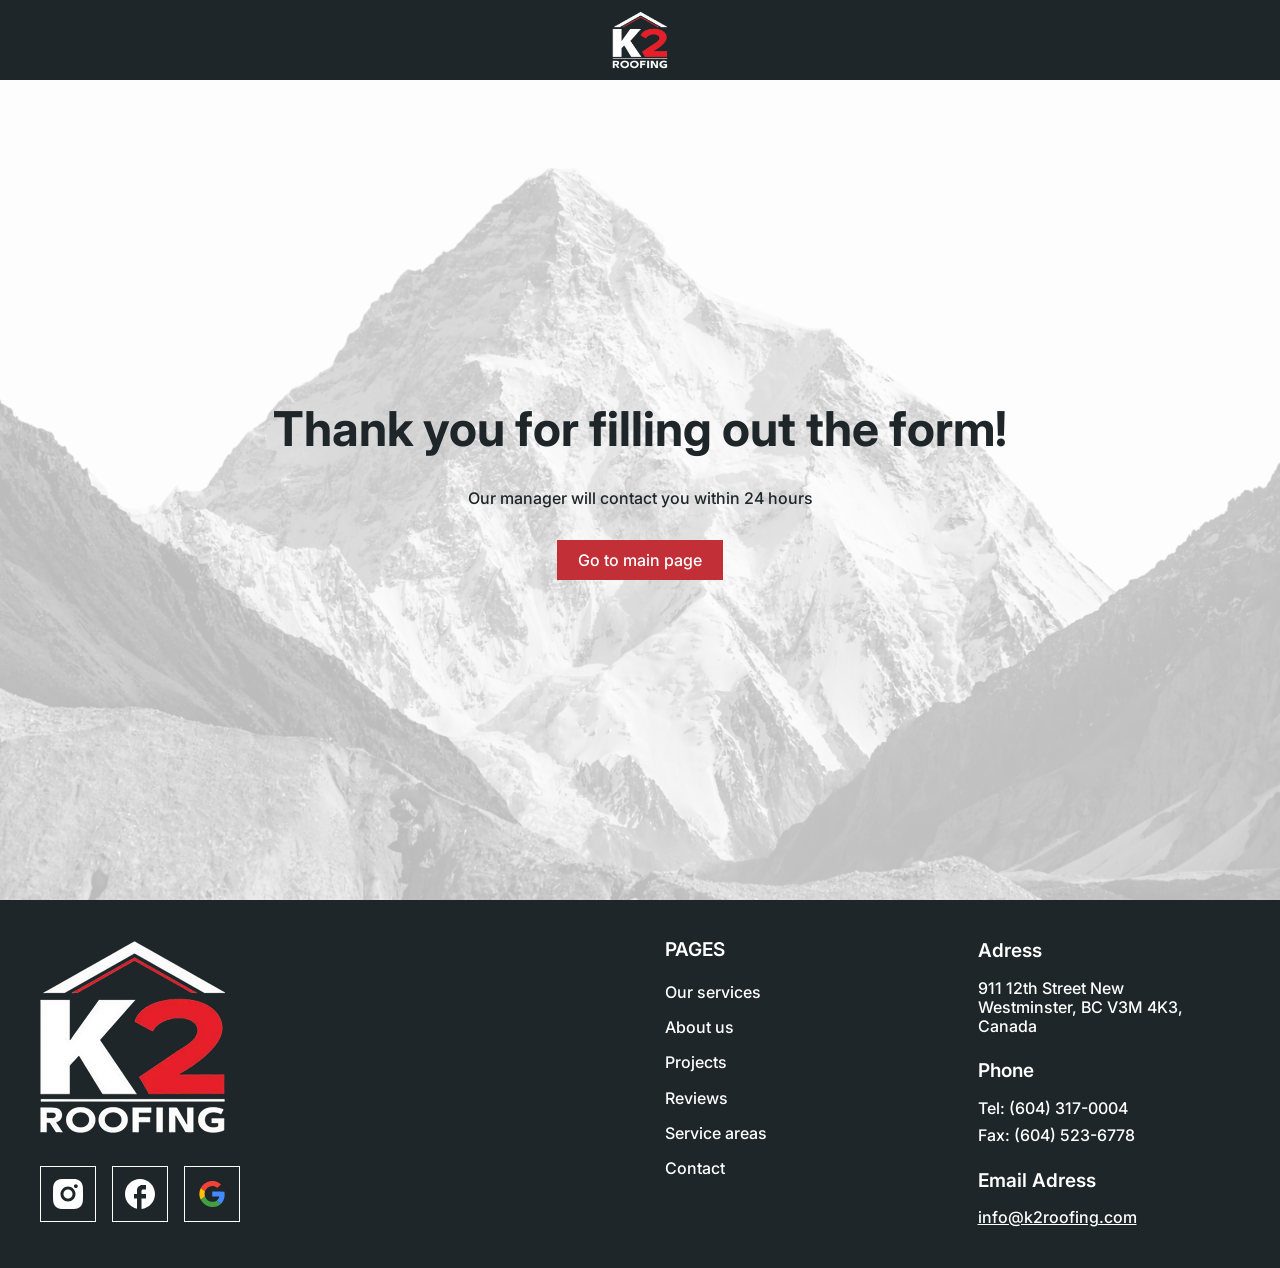
<file: thank-you.html>
<!doctype html>
<html lang="en">
<head>
    <meta charset="UTF-8" />
    <meta name="viewport" content="width=device-width, initial-scale=1.0, viewport-fit=cover" />

    <title>K2</title>

    <!-- FAVICONS -->
    <link rel="icon" type="image/x-icon" href="./assets/images/favicon/favicon.ico" />
    <link rel="icon" type="image/svg+xml" href="./assets/images/favicon/favicon.svg" />
    <link rel="icon" type="image/png" sizes="96x96" href="./assets/images/favicon/favicon-96x96.png" />
    <link rel="apple-touch-icon" href="./assets/images/favicon/apple-touch-icon.png" />

  <script type="module" crossorigin src="./assets/js/vendor.min.js"></script>
  <script type="module" crossorigin src="./assets/js/main.min2.js"></script>
  <link rel="stylesheet" crossorigin href="./assets/css/style.min.css">
</head>
<body>
    <div class="wrapper" id="main">
        <header class="header" data-anim="fade-up" data-anim-delay="0.3">
            <div class="header__container">
                <a class="header__logo" href="#"><img src="./assets/images/logo.png" alt="K2" /></a>
        
                <div class="header__menu menu">
                    <nav class="menu__nav">
                        <ul>
                            <li>
                                <a href="#services">Our services</a>
                            </li>
                            <li class="sub-in">
                                <a href="#about-us">About us</a>
                                <div class="menu__arrow">
                                    <svg class="icon">
                                        <use href="./assets/images/sprite.svg#icon-arrow"></use>
                                    </svg>
                                </div>
        
                                <div class="sub-list">
                                    <ul>
                                        <li>
                                            <a href="#">About Eduard</a>
                                        </li>
                                        <li>
                                            <a href="#">About Mykhailo</a>
                                        </li>
                                    </ul>
                                </div>
                            </li>
                            <li>
                                <a href="#projects">Projects</a>
                            </li>
                            <li>
                                <a href="#reviews">Reviews</a>
                            </li>
                            <li>
                                <a href="#service-areas">Service areas</a>
                            </li>
                            <li>
                                <a href="#contact">Contact</a>
                            </li>
                        </ul>
                    </nav>
                    <button class="menu__btn btn" type="button" data-popup-target="#form-contact">
                        Get a free quote
                    </button>
                </div>
        
                <div class="header__actions">
                    <a href="tel:6043170004" class="header__link-phone" aria-label="main phone">
                        <svg class="icon">
                            <use href="./assets/images/sprite.svg#icon-phone"></use>
                        </svg>
                    </a>
                    <button class="header__btn btn" type="button" data-popup-target="#form-contact">
                        Get a free quote
                    </button>
                </div>
        
        
                <button class="header__burger js-menu-trigger" type="button" aria-label="open menu">
                    <span></span>
                </button>
            </div>
        </header>
        <main class="page page--thank-you">

            <section class="section thank-you">
                <div class="thank-you__bg">
                    <img src="./assets/images/bg-thank.png" alt="bg img thank-you">
                </div>
                <div class="thank-you__container">
                    <h1 class="thank-you__title" data-anim="fade-up"> Thank you for filling out the form!</h1>
                    <div class="thank-you__text" data-anim="fade-up" data-anim-delay="0.3">
                        <p>Our manager will contact you within 24 hours</p>
                    </div>
                    <a href="#" class="thank-you__btn btn" data-anim="fade-up" data-anim-delay="0.5">Go to main page</a>
                </div>
            </section>
        </main>

        <footer class="footer">
            <div class="footer__container">
                <div class="footer__row">
                    <div class="footer__col">
                        <a href="#" class="footer__logo"><img src="./assets/images/logo.png" alt="K2" /></a>
                        <div class="footer__social social">
                            <ul class="social__list">
                                <li class="social__item">
                                    <a href="#" class="social__link" aria-label="Instagram" target="_blank" rel="noopener">
                                        <svg width="30" height="30" viewBox="0 0 30 30" fill="none"
                                            xmlns="http://www.w3.org/2000/svg">
                                            <path
                                                d="M16.5429 0C18.2304 0.0045 19.0869 0.0135 19.8264 0.0345L20.1174 0.045C20.4534 0.057 20.7849 0.0719999 21.1854 0.0899999C22.7814 0.165 23.8704 0.417 24.8259 0.7875C25.8159 1.1685 26.6499 1.6845 27.4839 2.517C28.2469 3.2666 28.8371 4.17371 29.2134 5.175C29.5839 6.1305 29.8359 7.2195 29.9109 8.817C29.9289 9.216 29.9439 9.5475 29.9559 9.885L29.9649 10.176C29.9874 10.914 29.9964 11.7705 29.9994 13.458L30.0009 14.577V16.542C30.0045 17.6361 29.993 18.7302 29.9664 19.824L29.9574 20.115C29.9454 20.4525 29.9304 20.784 29.9124 21.183C29.8374 22.7805 29.5824 23.868 29.2134 24.825C28.8371 25.8263 28.2469 26.7334 27.4839 27.483C26.7343 28.246 25.8271 28.8363 24.8259 29.2125C23.8704 29.583 22.7814 29.835 21.1854 29.91L20.1174 29.955L19.8264 29.964C19.0869 29.985 18.2304 29.9955 16.5429 29.9985L15.4239 30H13.4604C12.3657 30.0039 11.2711 29.9924 10.1769 29.9655L9.88585 29.9565C9.52977 29.943 9.17376 29.9275 8.81785 29.91C7.22185 29.835 6.13285 29.583 5.17585 29.2125C4.1751 28.8361 3.26852 28.2459 2.51935 27.483C1.75577 26.7336 1.16502 25.8264 0.788353 24.825C0.417853 23.8695 0.165853 22.7805 0.0908531 21.183L0.0458532 20.115L0.0383533 19.824C0.0107024 18.7302 -0.00179894 17.6361 0.000853195 16.542V13.458C-0.00329865 12.3639 0.00770252 11.2698 0.0338533 10.176L0.0443533 9.885C0.0563533 9.5475 0.0713532 9.216 0.0893532 8.817C0.164353 7.2195 0.416353 6.132 0.786853 5.175C1.16439 4.1733 1.75619 3.26615 2.52085 2.517C3.26958 1.75432 4.17563 1.16411 5.17585 0.7875C6.13285 0.417 7.22035 0.165 8.81785 0.0899999C9.21685 0.0719999 9.54985 0.057 9.88585 0.045L10.1769 0.0359999C11.2706 0.00934906 12.3647 -0.00215205 13.4589 0.00149989L16.5429 0ZM15.0009 7.5C13.0117 7.5 11.1041 8.29018 9.69755 9.6967C8.29103 11.1032 7.50085 13.0109 7.50085 15C7.50085 16.9891 8.29103 18.8968 9.69755 20.3033C11.1041 21.7098 13.0117 22.5 15.0009 22.5C16.99 22.5 18.8976 21.7098 20.3042 20.3033C21.7107 18.8968 22.5009 16.9891 22.5009 15C22.5009 13.0109 21.7107 11.1032 20.3042 9.6967C18.8976 8.29018 16.99 7.5 15.0009 7.5ZM15.0009 10.5C15.5918 10.4999 16.177 10.6162 16.723 10.8423C17.269 11.0683 17.7651 11.3997 18.1831 11.8175C18.601 12.2353 18.9325 12.7313 19.1588 13.2772C19.385 13.8232 19.5015 14.4083 19.5016 14.9993C19.5017 15.5902 19.3854 16.1754 19.1593 16.7214C18.9333 17.2674 18.6019 17.7635 18.1841 18.1814C17.7663 18.5994 17.2703 18.9309 16.7244 19.1572C16.1784 19.3834 15.5933 19.4999 15.0024 19.5C13.8089 19.5 12.6643 19.0259 11.8204 18.182C10.9765 17.3381 10.5024 16.1935 10.5024 15C10.5024 13.8065 10.9765 12.6619 11.8204 11.818C12.6643 10.9741 13.8089 10.5 15.0024 10.5M22.8774 5.25C22.3801 5.25 21.9032 5.44754 21.5515 5.79917C21.1999 6.15081 21.0024 6.62772 21.0024 7.125C21.0024 7.62228 21.1999 8.09919 21.5515 8.45082C21.9032 8.80246 22.3801 9 22.8774 9C23.3746 9 23.8515 8.80246 24.2032 8.45082C24.5548 8.09919 24.7524 7.62228 24.7524 7.125C24.7524 6.62772 24.5548 6.15081 24.2032 5.79917C23.8515 5.44754 23.3746 5.25 22.8774 5.25Z"
                                                fill="#FEFEFE" />
                                        </svg>
                                    </a>
        
        
                                </li>
                                <li class="social__item">
                                    <a href="#" class="social__link" aria-label="Facebook" target="_blank" rel="noopener">
                                        <svg width="30" height="30" viewBox="0 0 30 30" fill="none"
                                            xmlns="http://www.w3.org/2000/svg">
                                            <path
                                                d="M30 15C30 6.72 23.28 0 15 0C6.72 0 0 6.72 0 15C0 22.26 5.16 28.305 12 29.7V19.5H9V15H12V11.25C12 8.355 14.355 6 17.25 6H21V10.5H18C17.175 10.5 16.5 11.175 16.5 12V15H21V19.5H16.5V29.925C24.075 29.175 30 22.785 30 15Z"
                                                fill="#FEFEFE" />
                                        </svg>
        
                                    </a>
                                </li>
                                <li class="social__item">
                                    <a href="#" class="social__link" aria-label="YouTube" target="_blank" rel="noopener">
                                        <svg width="36" height="36" viewBox="0 0 36 36" fill="none"
                                            xmlns="http://www.w3.org/2000/svg">
                                            <path opacity="0.987" fill-rule="evenodd" clip-rule="evenodd"
                                                d="M16.2206 2.38766C17.8518 2.20541 18.8171 2.20541 20.5698 2.38766C23.6724 2.84688 26.5485 4.28101 28.7823 6.48266C27.2728 7.90947 25.7832 9.35711 24.3138 10.8252C21.4998 8.44016 18.3588 7.88966 14.8908 9.17366C12.3468 10.3437 10.5753 12.2397 9.5763 14.8617C7.94379 13.6463 6.33255 12.4026 4.7433 11.1312C4.63285 11.073 4.50671 11.0517 4.3833 11.0704C6.9078 6.20291 10.8528 3.30791 16.2183 2.38541"
                                                fill="#F44336" />
                                            <path opacity="0.997" fill-rule="evenodd" clip-rule="evenodd"
                                                d="M4.37858 11.0707C4.50608 11.0512 4.62683 11.0714 4.74083 11.1314C6.33008 12.4028 7.94132 13.6465 9.57383 14.8619C9.31694 15.8835 9.155 16.9267 9.09008 17.9782C9.14558 18.9952 9.30683 19.9934 9.57383 20.9729L4.50008 25.0117C2.29058 20.3947 2.25008 15.7477 4.37858 11.0707Z"
                                                fill="#FFC107" />
                                            <path opacity="0.999" fill-rule="evenodd" clip-rule="evenodd"
                                                d="M28.5412 29.9031C26.9614 28.5099 25.3074 27.203 23.5867 25.9881C25.3117 24.7701 26.3587 23.0991 26.7277 20.9751H18.2744V15.1049C23.1494 15.0644 28.0222 15.1056 32.8927 15.2286C33.8167 20.2461 32.7494 24.7701 29.6909 28.8006C29.3272 29.1872 28.942 29.5552 28.5412 29.9031Z"
                                                fill="#448AFF" />
                                            <path opacity="0.993" fill-rule="evenodd" clip-rule="evenodd"
                                                d="M9.57375 20.9746C11.4188 25.5601 14.8013 27.7006 19.7213 27.3961C21.1024 27.2362 22.4265 26.7537 23.5868 25.9876C25.3088 27.2056 26.9603 28.5106 28.5413 29.9026C26.0362 32.1536 22.8423 33.4893 19.4805 33.6916C18.7167 33.7527 17.9493 33.7527 17.1855 33.6916C11.4585 33.0166 7.23 30.1231 4.5 25.0111L9.57375 20.9746Z"
                                                fill="#43A047" />
                                        </svg>
        
                                    </a>
                                </li>
                            </ul>
                        </div>
                    </div>
                    <div class="footer__col">
                        <nav class="footer__nav">
                            <h2 class="footer__title">PAGES</h2>
                            <ul class="footer__list">
                                <li>
                                    <a href="#services">Our services</a>
                                </li>
                                <li>
                                    <a href="#about-us">About us</a>
                                </li>
                                <li>
                                    <a href="#projects">Projects</a>
                                </li>
                                <li>
                                    <a href="#reviews">Reviews</a>
                                </li>
                                <li>
                                    <a href="#service-areas">Service areas</a>
                                </li>
                                <li>
                                    <a href="#contact">Contact</a>
                                </li>
                            </ul>
                        </nav>
        
                        <div class="footer__contacts contacts">
                            <ul class="contacts__list">
                                <li class="contacts__item">
                                    <h3 class="contacts__title">Adress</h3>
        
                                    <span class="contacts__text">
                                        <a href="mailto:info@k2roofing.com">911 12th Street
                                            New Westminster, BC V3M 4K3, Canada</a>
                                    </span>
                                </li>
                                <li class="contacts__item">
                                    <h3 class="contacts__title">phone</h3>
        
                                    <span class="contacts__text">
                                        <a href="mailto:6043170004">Tel: (604) 317-0004</a>
                                        <a href="mailto:6045236778">Fax: (604) 523-6778</a>
                                    </span>
                                </li>
                                <li class="contacts__item">
                                    <h3 class="contacts__title">Email adress</h3>
        
                                    <span class="contacts__text">
                                        <a class="email" href="mailto:info@k2roofing.com">info@k2roofing.com</a>
                                    </span>
                                </li>
                            </ul>
                        </div>
        
                    </div>
                </div>
        </footer>    </div>
    <div id="form-contact" class="popup" aria-hidden="true">
        <div class="popup__wrapper">
    
            <div class="popup__content">
                <button class="popup__close close-popup" data-close-popup aria-label="Close" type="button"></button>
    
                <div class="popup__body">
                    <h2 class="popup__title">
                        Contact us
                    </h2>
    
                    <form action="">
    
                        <div class="form-grid">
                            <div class="form-group">
                                <label class="form-label" for="contact-name">Name</label>
                                <input class="form-input" type="text" name="" id="contact-name" required
                                    placeholder="Artem Shulga*">
                            </div>
                            <div class="form-group">
                                <label class="form-label" for="contact-email">Email adress</label>
                                <input class="form-input" type="email" name="" id="contact-email" required
                                    placeholder="Email">
                            </div>
                            <div class="form-group">
                                <label class="form-label" for="contact-phone">Phone number</label>
                                <input class="form-input" type="text" name="" id="contact-phone" required
                                    placeholder="(604) 317-0004*">
                            </div>
    
                            <div class="form-group">
                                <label class="form-label" for="contact-service">Service selection</label>
    
                                <select class="js-select" name="" id="contact-service">
                                    <option value="all" disabled selected>Select service</option>
                                    <option value="1">Оклеювання антигравійною та кольоровою плівкою</option>
                                    <option value="2">Полірування, захисні покриття</option>
                                    <option value="3">Тонування</option>
                                </select>
                            </div>
                        </div>
    
                        <div class="form-group">
                            <label class="form-label" for="contact-name">Description</label>
                            <textarea class="form-input" name="" id="contact-text"></textarea>
                        </div>
    
                        <button class="form-btn btn" type="submit">Get a free quote</button>
                    </form>
                </div>
            </div>
    
        </div>
    </div>
    
    <div id="form-success" class="popup" aria-hidden="true">
        <div class="popup__wrapper">
    
            <div class="popup__content">
                <button class="popup__close close-popup" data-close-popup aria-label="Close" type="button"></button>
    
                <div class="popup__body">
                    <h2 class="popup__title">
                        Дякуємо!
                    </h2>
                    <div class="popup__text">
                        <p>Ми звʼяжемось з вами протягом 24 годин</p>
                    </div>
                    <button class="btn" type="button" data-close-popup>Ок
                    </button>
                </div>
            </div>
        </div>
    </div></body>

</html>
</file>
<file: assets/css/style.min.css>
@charset "UTF-8";:root{--swiper-theme-color: #007aff}:host{position:relative;display:block;margin-left:auto;margin-right:auto;z-index:1}.swiper{margin-left:auto;margin-right:auto;position:relative;overflow:hidden;list-style:none;padding:0;z-index:1;display:block}.swiper-vertical>.swiper-wrapper{flex-direction:column}.swiper-wrapper{position:relative;width:100%;height:100%;z-index:1;display:flex;transition-property:transform;transition-timing-function:var(--swiper-wrapper-transition-timing-function, initial);box-sizing:content-box}.swiper-android .swiper-slide,.swiper-ios .swiper-slide,.swiper-wrapper{transform:translateZ(0)}.swiper-horizontal{touch-action:pan-y}.swiper-vertical{touch-action:pan-x}.swiper-slide{flex-shrink:0;width:100%;height:100%;position:relative;transition-property:transform;display:block}.swiper-slide-invisible-blank{visibility:hidden}.swiper-autoheight,.swiper-autoheight .swiper-slide{height:auto}.swiper-autoheight .swiper-wrapper{align-items:flex-start;transition-property:transform,height}.swiper-backface-hidden .swiper-slide{transform:translateZ(0);backface-visibility:hidden}.swiper-3d.swiper-css-mode .swiper-wrapper{perspective:75rem}.swiper-3d .swiper-wrapper{transform-style:preserve-3d}.swiper-3d{perspective:75rem}.swiper-3d .swiper-slide,.swiper-3d .swiper-cube-shadow{transform-style:preserve-3d}.swiper-css-mode>.swiper-wrapper{overflow:auto;scrollbar-width:none;-ms-overflow-style:none}.swiper-css-mode>.swiper-wrapper::-webkit-scrollbar{display:none}.swiper-css-mode>.swiper-wrapper>.swiper-slide{scroll-snap-align:start start}.swiper-css-mode.swiper-horizontal>.swiper-wrapper{scroll-snap-type:x mandatory}.swiper-css-mode.swiper-horizontal>.swiper-wrapper>.swiper-slide:first-child{margin-inline-start:var(--swiper-slides-offset-before);scroll-margin-inline-start:var(--swiper-slides-offset-before)}.swiper-css-mode.swiper-horizontal>.swiper-wrapper>.swiper-slide:last-child{margin-inline-end:var(--swiper-slides-offset-after)}.swiper-css-mode.swiper-vertical>.swiper-wrapper{scroll-snap-type:y mandatory}.swiper-css-mode.swiper-vertical>.swiper-wrapper>.swiper-slide:first-child{margin-block-start:var(--swiper-slides-offset-before);scroll-margin-block-start:var(--swiper-slides-offset-before)}.swiper-css-mode.swiper-vertical>.swiper-wrapper>.swiper-slide:last-child{margin-block-end:var(--swiper-slides-offset-after)}.swiper-css-mode.swiper-free-mode>.swiper-wrapper{scroll-snap-type:none}.swiper-css-mode.swiper-free-mode>.swiper-wrapper>.swiper-slide{scroll-snap-align:none}.swiper-css-mode.swiper-centered>.swiper-wrapper:before{content:"";flex-shrink:0;order:9999}.swiper-css-mode.swiper-centered>.swiper-wrapper>.swiper-slide{scroll-snap-align:center center;scroll-snap-stop:always}.swiper-css-mode.swiper-centered.swiper-horizontal>.swiper-wrapper>.swiper-slide:first-child{margin-inline-start:var(--swiper-centered-offset-before)}.swiper-css-mode.swiper-centered.swiper-horizontal>.swiper-wrapper:before{height:100%;min-height:1px;width:var(--swiper-centered-offset-after)}.swiper-css-mode.swiper-centered.swiper-vertical>.swiper-wrapper>.swiper-slide:first-child{margin-block-start:var(--swiper-centered-offset-before)}.swiper-css-mode.swiper-centered.swiper-vertical>.swiper-wrapper:before{width:100%;min-width:1px;height:var(--swiper-centered-offset-after)}.swiper-3d .swiper-slide-shadow,.swiper-3d .swiper-slide-shadow-left,.swiper-3d .swiper-slide-shadow-right,.swiper-3d .swiper-slide-shadow-top,.swiper-3d .swiper-slide-shadow-bottom{position:absolute;left:0;top:0;width:100%;height:100%;pointer-events:none;z-index:10}.swiper-3d .swiper-slide-shadow{background:#00000026}.swiper-3d .swiper-slide-shadow-left{background-image:linear-gradient(to left,#00000080,#0000)}.swiper-3d .swiper-slide-shadow-right{background-image:linear-gradient(to right,#00000080,#0000)}.swiper-3d .swiper-slide-shadow-top{background-image:linear-gradient(to top,#00000080,#0000)}.swiper-3d .swiper-slide-shadow-bottom{background-image:linear-gradient(to bottom,#00000080,#0000)}.swiper-lazy-preloader{width:2.625rem;height:2.625rem;position:absolute;left:50%;top:50%;margin-left:-1.3125rem;margin-top:-1.3125rem;z-index:10;transform-origin:50%;box-sizing:border-box;border:.25rem solid var(--swiper-preloader-color, var(--swiper-theme-color));border-radius:50%;border-top-color:transparent}:is(.swiper:not(.swiper-watch-progress),.swiper-watch-progress .swiper-slide-visible) .swiper-lazy-preloader{animation:swiper-preloader-spin 1s infinite linear}.swiper-lazy-preloader-white{--swiper-preloader-color: #fff}.swiper-lazy-preloader-black{--swiper-preloader-color: #000}@keyframes swiper-preloader-spin{0%{transform:rotate(0)}to{transform:rotate(360deg)}}.swiper-scrollbar{border-radius:var(--swiper-scrollbar-border-radius, 10px);position:relative;touch-action:none;background:var(--swiper-scrollbar-bg-color, rgba(0, 0, 0, .1))}.swiper-scrollbar-disabled>.swiper-scrollbar,.swiper-scrollbar.swiper-scrollbar-disabled{display:none!important}.swiper-horizontal>.swiper-scrollbar,.swiper-scrollbar.swiper-scrollbar-horizontal{position:absolute;left:var(--swiper-scrollbar-sides-offset, 1%);bottom:var(--swiper-scrollbar-bottom, 4px);top:var(--swiper-scrollbar-top, auto);z-index:50;height:var(--swiper-scrollbar-size, 4px);width:calc(100% - 2 * var(--swiper-scrollbar-sides-offset, 1%))}.swiper-vertical>.swiper-scrollbar,.swiper-scrollbar.swiper-scrollbar-vertical{position:absolute;left:var(--swiper-scrollbar-left, auto);right:var(--swiper-scrollbar-right, 4px);top:var(--swiper-scrollbar-sides-offset, 1%);z-index:50;width:var(--swiper-scrollbar-size, 4px);height:calc(100% - 2 * var(--swiper-scrollbar-sides-offset, 1%))}.swiper-scrollbar-drag{height:100%;width:100%;position:relative;background:var(--swiper-scrollbar-drag-bg-color, rgba(0, 0, 0, .5));border-radius:var(--swiper-scrollbar-border-radius, 10px);left:0;top:0}.swiper-scrollbar-cursor-drag{cursor:move}.swiper-scrollbar-lock{display:none}.nice-select{-webkit-tap-highlight-color:rgba(0,0,0,0);background-color:#fff;border-radius:.3125rem;border:solid 1px #e8e8e8;box-sizing:border-box;clear:both;cursor:pointer;display:block;width:fit-content;font-family:inherit;font-size:.875rem;font-weight:400;height:2.375rem;line-height:2.25rem;outline:none;padding-left:1.125rem;padding-right:1.875rem;position:relative;text-align:left!important;transition:all .2s ease-in-out;-webkit-user-select:none;user-select:none;white-space:nowrap}.nice-select:hover{border-color:#dbdbdb}.nice-select:active,.nice-select:focus{border-color:#999}.nice-select:after{border-bottom:.125rem solid #999;border-right:.125rem solid #999;content:"";display:block;height:.3125rem;margin-top:-.25rem;pointer-events:none;position:absolute;right:.75rem;top:50%;transform-origin:66% 66%;transform:rotate(45deg);transition:all .15s ease-in-out;width:.3125rem}.nice-select.open{border-color:#999}.nice-select.open:after{transform:rotate(-135deg)}.nice-select.open .nice-select-dropdown{opacity:1;pointer-events:auto;transform:scale(1) translateY(0)}.nice-select.disabled{border-color:#ededed;color:#999;pointer-events:none}.nice-select.disabled:after{border-color:#ccc}.nice-select.wide{width:100%}.nice-select.wide .nice-select-dropdown{left:0!important;right:0!important}.nice-select.right{float:right}.nice-select.right .nice-select-dropdown{left:auto;right:0}.nice-select.small{font-size:.75rem;height:2.25rem;line-height:2.125rem}.nice-select.small:after{height:.25rem;width:.25rem}.nice-select.small .option{line-height:2.125rem;min-height:2.125rem}.nice-select .has-multiple{white-space:inherit;height:auto;padding:.4375rem .75rem;min-height:2.25rem;line-height:1.375rem}.nice-select .has-multiple span.current{border:1px solid #ccc;background:#eee;padding:0 .625rem;border-radius:.1875rem;display:inline-block;line-height:1.5rem;font-size:.875rem;margin-bottom:.1875rem;margin-right:.1875rem}.nice-select .has-multiple .multiple-options{display:block;line-height:1.5rem;padding:0}.nice-select .nice-select-search-box{box-sizing:border-box;width:100%;padding:.3125rem;pointer-events:none;border-radius:.3125rem .3125rem 0 0}.nice-select .nice-select-search{box-sizing:border-box;background-color:#fff;border:1px solid #e8e8e8;border-radius:.1875rem;color:#444;display:inline-block;vertical-align:middle;padding:.4375rem .75rem;margin:0 .625rem 0 0;width:100%;min-height:2.25rem;line-height:1.375rem;height:auto;outline:0!important;font-size:.875rem}.nice-select .nice-select-dropdown{margin-top:.25rem;background-color:#fff;border-radius:.3125rem;box-shadow:0 0 0 1px #4444441c;pointer-events:none;position:absolute;top:100%;left:0;transform-origin:50% 0;transform:scale(.75) translateY(1.1875rem);transition:all .2s cubic-bezier(.5,0,0,1.25),opacity .15s ease-out;z-index:9;opacity:0;max-height:14.375rem;overflow-y:scroll;overflow-x:hidden}.nice-select .list{border-radius:.3125rem;box-sizing:border-box;padding:0}.nice-select .list:hover .option:not(:hover){background-color:#0000!important}.nice-select .option{cursor:pointer;font-weight:400;line-height:2.5rem;list-style:none;outline:none;padding-left:1.125rem;padding-right:1.8125rem;text-align:left;transition:all .2s}.nice-select .option:hover,.nice-select .option.focus,.nice-select .option.selected.focus{background-color:#f6f6f6}.nice-select .option.selected{font-weight:700}.nice-select .option.disabled{background-color:#0000;color:#999;cursor:default}.nice-select .extra{float:right}.nice-select .optgroup{font-weight:700}.no-csspointerevents .nice-select .nice-select-dropdown{display:none}.no-csspointerevents .nice-select.open .nice-select-dropdown{display:block}.nice-select .list::-webkit-scrollbar{width:0}.hidden-select{opacity:0;width:0;padding:0;height:0;font-size:0;min-height:auto}.select-selection-list{list-style:none;padding:0;margin:0}.select-selection-list .select-selection{background-color:#e4e4e4;border:1px solid #aaa;border-radius:.25rem;box-sizing:border-box;display:inline-block;margin-left:.3125rem;margin-top:.3125rem;padding:.125rem .3125rem;position:relative;max-width:100%;overflow:hidden;text-overflow:ellipsis;vertical-align:bottom;white-space:nowrap}.select-selection-list button.remove-select-selection{height:.9375rem;width:.9375rem;line-height:.9375rem;padding:0;background-color:#bd2919;border-radius:20%}.glightbox-container{width:100%;height:100%;position:fixed;top:0;left:0;z-index:999999!important;overflow:hidden;-ms-touch-action:none;touch-action:none;-webkit-text-size-adjust:100%;-moz-text-size-adjust:100%;-ms-text-size-adjust:100%;text-size-adjust:100%;-webkit-backface-visibility:hidden;backface-visibility:hidden;outline:0}.glightbox-container.inactive{display:none}.glightbox-container .gcontainer{position:relative;width:100%;height:100%;z-index:9999;overflow:hidden}.glightbox-container .gslider{-webkit-transition:-webkit-transform .4s ease;transition:-webkit-transform .4s ease;transition:transform .4s ease;transition:transform .4s ease,-webkit-transform .4s ease;height:100%;left:0;top:0;width:100%;position:relative;overflow:hidden;display:-webkit-box!important;display:-ms-flexbox!important;display:flex!important;-webkit-box-pack:center;-ms-flex-pack:center;justify-content:center;-webkit-box-align:center;-ms-flex-align:center;align-items:center;-webkit-transform:translate3d(0,0,0);transform:translateZ(0)}.glightbox-container .gslide{width:100%;position:absolute;-webkit-user-select:none;-moz-user-select:none;-ms-user-select:none;user-select:none;display:-webkit-box;display:-ms-flexbox;display:flex;-webkit-box-align:center;-ms-flex-align:center;align-items:center;-webkit-box-pack:center;-ms-flex-pack:center;justify-content:center;opacity:0}.glightbox-container .gslide.current{opacity:1;z-index:99999;position:relative}.glightbox-container .gslide.prev{opacity:1;z-index:9999}.glightbox-container .gslide-inner-content{width:100%}.glightbox-container .ginner-container{position:relative;width:100%;display:-webkit-box;display:-ms-flexbox;display:flex;-webkit-box-pack:center;-ms-flex-pack:center;justify-content:center;-webkit-box-orient:vertical;-webkit-box-direction:normal;-ms-flex-direction:column;flex-direction:column;max-width:100%;margin:auto;height:100vh}.glightbox-container .ginner-container.gvideo-container{width:100%}.glightbox-container .ginner-container.desc-bottom,.glightbox-container .ginner-container.desc-top{-webkit-box-orient:vertical;-webkit-box-direction:normal;-ms-flex-direction:column;flex-direction:column}.glightbox-container .ginner-container.desc-left,.glightbox-container .ginner-container.desc-right{max-width:100%!important}.gslide iframe,.gslide video{outline:0!important;border:none;min-height:10.3125rem;-webkit-overflow-scrolling:touch;-ms-touch-action:auto;touch-action:auto}.gslide:not(.current){pointer-events:none}.gslide-image{-webkit-box-align:center;-ms-flex-align:center;align-items:center}.gslide-image img{max-height:100vh;display:block;padding:0;float:none;outline:0;border:none;-webkit-user-select:none;-moz-user-select:none;-ms-user-select:none;user-select:none;max-width:100vw;width:auto;height:auto;-o-object-fit:cover;object-fit:cover;-ms-touch-action:none;touch-action:none;margin:auto;min-width:12.5rem}.desc-bottom .gslide-image img,.desc-top .gslide-image img{width:auto}.desc-left .gslide-image img,.desc-right .gslide-image img{width:auto;max-width:100%}.gslide-image img.zoomable{position:relative}.gslide-image img.dragging{cursor:-webkit-grabbing!important;cursor:grabbing!important;-webkit-transition:none;transition:none}.gslide-video{position:relative;max-width:100vh;width:100%!important}.gslide-video .plyr__poster-enabled.plyr--loading .plyr__poster{display:none}.gslide-video .gvideo-wrapper{width:100%;margin:auto}.gslide-video:before{content:"";position:absolute;width:100%;height:100%;background:#ff000057;display:none}.gslide-video.playing:before{display:none}.gslide-video.fullscreen{max-width:100%!important;min-width:100%;height:75vh}.gslide-video.fullscreen video{max-width:100%!important;width:100%!important}.gslide-inline{background:#fff;text-align:left;max-height:calc(100vh - 2.5rem);overflow:auto;max-width:100%;margin:auto}.gslide-inline .ginlined-content{padding:1.25rem;width:100%}.gslide-inline .dragging{cursor:-webkit-grabbing!important;cursor:grabbing!important;-webkit-transition:none;transition:none}.ginlined-content{overflow:auto;display:block!important;opacity:1}.gslide-external{display:-webkit-box;display:-ms-flexbox;display:flex;width:100%;min-width:100%;background:#fff;padding:0;overflow:auto;max-height:75vh;height:100%}.gslide-media{display:-webkit-box;display:-ms-flexbox;display:flex;width:auto}.zoomed .gslide-media{-webkit-box-shadow:none!important;box-shadow:none!important}.desc-bottom .gslide-media,.desc-top .gslide-media{margin:0 auto;-webkit-box-orient:vertical;-webkit-box-direction:normal;-ms-flex-direction:column;flex-direction:column}.gslide-description{position:relative;-webkit-box-flex:1;-ms-flex:1 0 100%;flex:1 0 100%}.gslide-description.description-left,.gslide-description.description-right{max-width:100%}.gslide-description.description-bottom,.gslide-description.description-top{margin:0 auto;width:100%}.gslide-description p{margin-bottom:.75rem}.gslide-description p:last-child{margin-bottom:0}.zoomed .gslide-description,.glightbox-button-hidden{display:none}.glightbox-mobile .glightbox-container .gslide-description{height:auto!important;width:100%;position:absolute;bottom:0;padding:1.1875rem .6875rem 3.125rem;max-width:100vw!important;-webkit-box-ordinal-group:3!important;-ms-flex-order:2!important;order:2!important;max-height:78vh;overflow:auto!important;background:-webkit-gradient(linear,left top,left bottom,from(rgba(0,0,0,0)),to(rgba(0,0,0,.75)));background:linear-gradient(to bottom,#0000 0,#000000bf);-webkit-transition:opacity .3s linear;transition:opacity .3s linear}.glightbox-mobile .glightbox-container .gslide-title{color:#fff;font-size:1em}.glightbox-mobile .glightbox-container .gslide-desc{color:#a1a1a1}.glightbox-mobile .glightbox-container .gslide-desc a{color:#fff;font-weight:700}.glightbox-mobile .glightbox-container .gslide-desc *{color:inherit}.glightbox-mobile .glightbox-container .gslide-desc .desc-more{color:#fff;opacity:.4}.gdesc-open .gslide-media{-webkit-transition:opacity .5s ease;transition:opacity .5s ease;opacity:.4}.gdesc-open .gdesc-inner{padding-bottom:1.875rem}.gdesc-closed .gslide-media{-webkit-transition:opacity .5s ease;transition:opacity .5s ease;opacity:1}.greset{-webkit-transition:all .3s ease;transition:all .3s ease}.gabsolute{position:absolute}.grelative{position:relative}.glightbox-desc{display:none!important}.glightbox-open{overflow:hidden}.gloader{height:1.5625rem;width:1.5625rem;-webkit-animation:lightboxLoader .8s infinite linear;animation:lightboxLoader .8s infinite linear;border:.125rem solid #fff;border-right-color:transparent;border-radius:50%;position:absolute;display:block;z-index:9999;left:0;right:0;margin:0 auto;top:47%}.goverlay{width:100%;height:calc(100vh + 1px);position:fixed;top:-1px;left:0;background:#000;will-change:opacity}.glightbox-mobile .goverlay{background:#000}.gclose,.gnext,.gprev{z-index:99999;cursor:pointer;width:1.625rem;height:2.75rem;border:none;display:-webkit-box;display:-ms-flexbox;display:flex;-webkit-box-pack:center;-ms-flex-pack:center;justify-content:center;-webkit-box-align:center;-ms-flex-align:center;align-items:center;-webkit-box-orient:vertical;-webkit-box-direction:normal;-ms-flex-direction:column;flex-direction:column}.gclose svg,.gnext svg,.gprev svg{display:block;width:1.5625rem;height:auto;margin:0;padding:0}.gclose.disabled,.gnext.disabled,.gprev.disabled{opacity:.1}.gclose .garrow,.gnext .garrow,.gprev .garrow{stroke:#fff}.gbtn.focused{outline:.125rem solid #0f3d81}iframe.wait-autoplay{opacity:0}.glightbox-closing .gclose,.glightbox-closing .gnext,.glightbox-closing .gprev{opacity:0!important}.glightbox-clean .gslide-description{background:#fff}.glightbox-clean .gdesc-inner{padding:1.375rem 1.25rem}.glightbox-clean .gslide-title{font-size:1em;font-weight:400;font-family:arial;color:#000;margin-bottom:1.1875rem;line-height:1.4em}.glightbox-clean .gslide-desc{font-size:.86em;margin-bottom:0;font-family:arial;line-height:1.4em}.glightbox-clean .gslide-video{background:#000}.glightbox-clean .gclose,.glightbox-clean .gnext,.glightbox-clean .gprev{background-color:#000000bf;border-radius:.25rem}.glightbox-clean .gclose path,.glightbox-clean .gnext path,.glightbox-clean .gprev path{fill:#fff}.glightbox-clean .gprev{position:absolute;top:-100%;left:1.875rem;width:2.5rem;height:3.125rem}.glightbox-clean .gnext{position:absolute;top:-100%;right:1.875rem;width:2.5rem;height:3.125rem}.glightbox-clean .gclose{width:2.1875rem;height:2.1875rem;top:.9375rem;right:.625rem;position:absolute}.glightbox-clean .gclose svg{width:1.125rem;height:auto}.glightbox-clean .gclose:hover{opacity:1}.gfadeIn{-webkit-animation:gfadeIn .5s ease;animation:gfadeIn .5s ease}.gfadeOut{-webkit-animation:gfadeOut .5s ease;animation:gfadeOut .5s ease}.gslideOutLeft{-webkit-animation:gslideOutLeft .3s ease;animation:gslideOutLeft .3s ease}.gslideInLeft{-webkit-animation:gslideInLeft .3s ease;animation:gslideInLeft .3s ease}.gslideOutRight{-webkit-animation:gslideOutRight .3s ease;animation:gslideOutRight .3s ease}.gslideInRight{-webkit-animation:gslideInRight .3s ease;animation:gslideInRight .3s ease}.gzoomIn{-webkit-animation:gzoomIn .5s ease;animation:gzoomIn .5s ease}.gzoomOut{-webkit-animation:gzoomOut .5s ease;animation:gzoomOut .5s ease}@-webkit-keyframes lightboxLoader{0%{-webkit-transform:rotate(0);transform:rotate(0)}to{-webkit-transform:rotate(360deg);transform:rotate(360deg)}}@keyframes lightboxLoader{0%{-webkit-transform:rotate(0);transform:rotate(0)}to{-webkit-transform:rotate(360deg);transform:rotate(360deg)}}@-webkit-keyframes gfadeIn{0%{opacity:0}to{opacity:1}}@keyframes gfadeIn{0%{opacity:0}to{opacity:1}}@-webkit-keyframes gfadeOut{0%{opacity:1}to{opacity:0}}@keyframes gfadeOut{0%{opacity:1}to{opacity:0}}@-webkit-keyframes gslideInLeft{0%{opacity:0;-webkit-transform:translate3d(-60%,0,0);transform:translate3d(-60%,0,0)}to{visibility:visible;-webkit-transform:translate3d(0,0,0);transform:translateZ(0);opacity:1}}@keyframes gslideInLeft{0%{opacity:0;-webkit-transform:translate3d(-60%,0,0);transform:translate3d(-60%,0,0)}to{visibility:visible;-webkit-transform:translate3d(0,0,0);transform:translateZ(0);opacity:1}}@-webkit-keyframes gslideOutLeft{0%{opacity:1;visibility:visible;-webkit-transform:translate3d(0,0,0);transform:translateZ(0)}to{-webkit-transform:translate3d(-60%,0,0);transform:translate3d(-60%,0,0);opacity:0;visibility:hidden}}@keyframes gslideOutLeft{0%{opacity:1;visibility:visible;-webkit-transform:translate3d(0,0,0);transform:translateZ(0)}to{-webkit-transform:translate3d(-60%,0,0);transform:translate3d(-60%,0,0);opacity:0;visibility:hidden}}@-webkit-keyframes gslideInRight{0%{opacity:0;visibility:visible;-webkit-transform:translate3d(60%,0,0);transform:translate3d(60%,0,0)}to{-webkit-transform:translate3d(0,0,0);transform:translateZ(0);opacity:1}}@keyframes gslideInRight{0%{opacity:0;visibility:visible;-webkit-transform:translate3d(60%,0,0);transform:translate3d(60%,0,0)}to{-webkit-transform:translate3d(0,0,0);transform:translateZ(0);opacity:1}}@-webkit-keyframes gslideOutRight{0%{opacity:1;visibility:visible;-webkit-transform:translate3d(0,0,0);transform:translateZ(0)}to{-webkit-transform:translate3d(60%,0,0);transform:translate3d(60%,0,0);opacity:0}}@keyframes gslideOutRight{0%{opacity:1;visibility:visible;-webkit-transform:translate3d(0,0,0);transform:translateZ(0)}to{-webkit-transform:translate3d(60%,0,0);transform:translate3d(60%,0,0);opacity:0}}@-webkit-keyframes gzoomIn{0%{opacity:0;-webkit-transform:scale3d(.3,.3,.3);transform:scale3d(.3,.3,.3)}to{opacity:1}}@keyframes gzoomIn{0%{opacity:0;-webkit-transform:scale3d(.3,.3,.3);transform:scale3d(.3,.3,.3)}to{opacity:1}}@-webkit-keyframes gzoomOut{0%{opacity:1}50%{opacity:0;-webkit-transform:scale3d(.3,.3,.3);transform:scale3d(.3,.3,.3)}to{opacity:0}}@keyframes gzoomOut{0%{opacity:1}50%{opacity:0;-webkit-transform:scale3d(.3,.3,.3);transform:scale3d(.3,.3,.3)}to{opacity:0}}@media(min-width:769px){.glightbox-container .ginner-container{width:auto;height:auto;-webkit-box-orient:horizontal;-webkit-box-direction:normal;-ms-flex-direction:row;flex-direction:row}.glightbox-container .ginner-container.desc-top .gslide-description{-webkit-box-ordinal-group:1;-ms-flex-order:0;order:0}.glightbox-container .ginner-container.desc-top .gslide-image,.glightbox-container .ginner-container.desc-top .gslide-image img{-webkit-box-ordinal-group:2;-ms-flex-order:1;order:1}.glightbox-container .ginner-container.desc-left .gslide-description{-webkit-box-ordinal-group:1;-ms-flex-order:0;order:0}.glightbox-container .ginner-container.desc-left .gslide-image{-webkit-box-ordinal-group:2;-ms-flex-order:1;order:1}.gslide-image img{max-height:97vh;max-width:100%}.gslide-image img.zoomable{cursor:-webkit-zoom-in;cursor:zoom-in}.zoomed .gslide-image img.zoomable{cursor:-webkit-grab;cursor:grab}.gslide-inline{max-height:95vh}.gslide-external{max-height:100vh}.gslide-description.description-left,.gslide-description.description-right{max-width:17.1875rem}.glightbox-open{height:auto}.goverlay{background:#000000eb}.glightbox-clean .gslide-media{-webkit-box-shadow:1px .125rem .5625rem 0 rgba(0,0,0,.65);box-shadow:1px .125rem .5625rem #000000a6}.glightbox-clean .description-left .gdesc-inner,.glightbox-clean .description-right .gdesc-inner{position:absolute;height:100%;overflow-y:auto}.glightbox-clean .gclose,.glightbox-clean .gnext,.glightbox-clean .gprev{background-color:#00000052}.glightbox-clean .gclose:hover,.glightbox-clean .gnext:hover,.glightbox-clean .gprev:hover{background-color:#000000b3}.glightbox-clean .gprev,.glightbox-clean .gnext{top:45%}}@media(min-width:992px){.glightbox-clean .gclose{opacity:.7;right:1.25rem}}@media screen and (max-height:420px){.goverlay{background:#000}}@font-face{font-family:Inter;src:url(../fonts/Inter.woff2) format("woff2");font-weight:100 900;font-style:normal;font-display:swap}*{padding:0;margin:0;border:0px}*,*:before,*:after{box-sizing:border-box}*:before,*:after{display:inline-block}html,body{height:100%}body{scrollbar-gutter:stable;-ms-text-size-adjust:100%;-moz-text-size-adjust:100%;-webkit-text-size-adjust:100%;-webkit-font-smoothing:antialiased;-moz-osx-font-smoothing:grayscale}input,button,textarea{font-family:inherit;font-size:inherit;line-height:inherit;color:inherit;background-color:transparent}input,textarea{width:100%}label{display:inline-block}button,select,option{cursor:pointer}a{display:inline-block;color:inherit;text-decoration:none}ul,ol,ul li{list-style:none}img{max-width:100%;height:auto;vertical-align:middle}h1,h2,h3,h4,h5,h6{font-weight:inherit;font-size:inherit}:root{--accent: #c22f36;--black: #1e2629;--white: #ffffff;--stroke: #a4a4a4;--grey: #eff0f2;--bg: #fefefe;--container-width: 77rem;--padding-container: 1rem;--font-main: "Inter", sans-serif}h1,h2,h3,h4,h5,h6{font-weight:700;line-height:1}a{transition:color .3s ease}a:hover{color:var(--accent)}.text-formatted{font-weight:500;font-size:1rem;line-height:120%;color:var(--black)}@media(max-width:991.98px){.text-formatted{font-size:.875rem}}.text-formatted p:not(:last-child){margin-bottom:1rem}.text-formatted hr{margin:.75rem 0 1.5rem;border-bottom:1px solid var(--stroke)}@media(max-width:767.98px){.text-formatted hr{margin:.75rem 0 .5rem}}.text-formatted strong{font-weight:700}.text-formatted h1,.text-formatted h2,.text-formatted h3,.text-formatted h4,.text-formatted h5{font-weight:600;line-height:1;color:var(--black)}.text-formatted h1:not(:first-child),.text-formatted h2:not(:first-child),.text-formatted h3:not(:first-child),.text-formatted h4:not(:first-child),.text-formatted h5:not(:first-child){margin-top:1.5rem}.text-formatted h1:not(:last-child),.text-formatted h2:not(:last-child),.text-formatted h3:not(:last-child),.text-formatted h4:not(:last-child),.text-formatted h5:not(:last-child){margin-bottom:1rem}.text-formatted h1{font-size:3rem}@media(max-width:767.98px){.text-formatted h1{font-size:2.5rem}}.text-formatted h2{font-size:2.5rem;text-transform:capitalize}@media(max-width:991.98px){.text-formatted h2{font-size:1.75rem}}.text-formatted h3{font-size:1.1875rem}.text-formatted h3:not(:last-child){margin-bottom:1rem}.text-formatted h4{font-size:1rem}.text-formatted h4:not(:last-child){margin-bottom:1rem}.text-formatted ul:not(:last-child),.text-formatted ol:not(:last-child){margin-bottom:1.5rem}@media(max-width:1023.98px){.text-formatted ul:not(:last-child),.text-formatted ol:not(:last-child){margin-bottom:1rem}}.text-formatted li:not(:last-child){margin-bottom:.625rem}.text-formatted ul,.text-formatted ul li{list-style:inside!important}.text-formatted ol{counter-reset:number}.text-formatted ol>li{position:relative;counter-increment:number;padding-left:toRem(20)}.text-formatted ol>li:before{content:counter(number) ".";position:absolute;top:0;left:0}.text-formatted a{text-decoration:underline;transition:color .3s;color:var(--black)}@media(any-hover:hover){.text-formatted a:hover{text-decoration:none;color:var(--accent)}}.text-formatted img{max-width:100%;height:auto;display:block;border-radius:var(--border-radius)}.text-formatted img:not(:first-child){margin-top:2rem}.text-formatted img:not(:last-child){margin-bottom:2rem}@media(max-width:1023.98px){.text-formatted img:not(:last-child){margin-bottom:1.25rem}}@media(min-width:992px){html,html *{scrollbar-color:auto;scrollbar-width:auto}html::-webkit-scrollbar,html *::-webkit-scrollbar{width:.25rem;height:.25rem}html::-webkit-scrollbar-button,html *::-webkit-scrollbar-button{display:none}html::-webkit-scrollbar-track,html *::-webkit-scrollbar-track{background:var(--bg)}html::-webkit-scrollbar-track-piece,html *::-webkit-scrollbar-track-piece{background:var(--bg)}html::-webkit-scrollbar-thumb,html *::-webkit-scrollbar-thumb{background:var(--accent);border-radius:2rem}html::-webkit-scrollbar-corner,html *::-webkit-scrollbar-corner{background:var(--bg)}}html{scroll-behavior:smooth;background:var(--bg)}body{min-width:20rem;color:var(--black);font-family:var(--font-main);font-weight:500;font-size:1rem;line-height:1.2;background:var(--bg);font-variant-numeric:lining-nums proportional-nums;overflow-y:auto;overflow-x:hidden}@media(max-width:991.98px){body{font-size:.875rem}}[data-scrolllock] body{overflow:hidden;touch-action:none;overscroll-behavior:none}.wrapper{min-height:100%;display:flex;flex-direction:column;overflow:clip}.wrapper>main{flex:1 1 auto}.wrapper>*{min-width:0}.wrapper *{scroll-margin-top:5.875rem}[class*=__container]{max-width:var(--container-width);margin:0 auto;width:100%;padding-left:var(--padding-container);padding-right:var(--padding-container)}[data-anim],[data-anim-stagger]>*{opacity:0;visibility:hidden}@media(scripting:none){[data-anim],[data-anim-stagger]>*{opacity:1!important;visibility:visible!important}}html.lock-scroll,body.lock-scroll{overflow:hidden!important;height:100%!important;width:100%!important;position:fixed!important;left:0;top:0}.hidden{display:none!important}.lock{overflow:hidden}.bg-white{background:var(--white)}.section{padding-top:3.75rem;padding-bottom:3.75rem}@media(max-width:991.98px){.section{padding-top:2rem;padding-bottom:2rem}}@media(max-width:991.98px){.desktop{display:none!important}}@media(min-width:992px){.mobile{display:none!important}}.visually-hidden{position:absolute!important;overflow:hidden;clip:rect(1px,1px,1px,1px);width:1px;height:1px;word-wrap:normal}.title{font-weight:700;font-size:3rem;line-height:100%;text-align:center}.title:not(:last-child){margin-bottom:4rem}@media(max-width:991.98px){.title:not(:last-child){margin-bottom:2rem}}@media(max-width:991.98px){.title{font-size:2rem}}body.page,.page{padding:0}.icon{display:inline-block;width:1rem;height:1rem;fill:currentColor;stroke:none;transition:fill .3s ease}.js-accordion-body{max-height:0;overflow:hidden;opacity:0;transition:max-height .4s ease,opacity .4s ease}.js-accordion-body.is-open{opacity:1}.js-accordion-trigger{position:relative;padding:.75rem 1rem;display:flex;align-items:center;gap:.75rem;border-radius:.75rem;font-size:.75rem;font-weight:300;line-height:1.33;text-transform:uppercase}@media(min-width:1024px){.js-accordion-trigger{font-size:1rem;padding:1.25rem}}.js-accordion-trigger span{display:flex;align-items:center;gap:.75rem;order:1;text-align:left}.js-accordion-trigger span:before{content:"";width:1rem;height:1rem;flex-shrink:0;background:url('data:image/svg+xml,<svg xmlns="http://www.w3.org/2000/svg" width="100%" height="100%" viewBox="0 0 16 16" fill="none"><path d="M8.02503 3.24538e-05C3.58753 -0.0124675 -0.0124675 3.58753 3.24538e-05 8.02503C0.0125325 12.4125 3.67191 16 8.05941 16H16V8.05941C16 3.67191 12.4125 0.0125325 8.02503 3.24538e-05ZM8.71253 12.075C8.50316 12.2594 8.24378 12.3532 7.93128 12.3532C7.61878 12.3532 7.35941 12.2594 7.15003 12.075C6.94066 11.8907 6.83753 11.6532 6.83753 11.3657C6.83753 11.0782 6.94066 10.8407 7.15003 10.6563C7.35941 10.4719 7.61878 10.3782 7.93128 10.3782C8.24378 10.3782 8.50316 10.4719 8.71253 10.6563C8.92191 10.8407 9.02503 11.0782 9.02503 11.3657C9.02503 11.6532 8.91878 11.8875 8.71253 12.075ZM10.5625 6.84691C10.4344 7.11253 10.2282 7.38441 9.94378 7.65941L9.27191 8.28441C9.08128 8.46878 8.94691 8.65628 8.87503 8.85003C8.80003 9.04378 8.75941 9.28753 8.75316 9.58441H7.07816C7.07816 9.01566 7.14378 8.56566 7.27191 8.23753C7.40316 7.90316 7.61878 7.60941 7.89691 7.38128C8.18441 7.14066 8.40628 6.91878 8.55628 6.71878C8.70316 6.52816 8.78128 6.29378 8.78128 6.05628C8.78128 5.46878 8.52816 5.17191 8.02191 5.17191C7.80316 5.16566 7.59378 5.25941 7.45628 5.42816C7.31253 5.60003 7.23441 5.83128 7.22816 6.12503H5.25316C5.26253 5.34378 5.50628 4.73753 5.99066 4.30316C6.47503 3.86878 7.15316 3.65003 8.02503 3.65003C8.89378 3.65003 9.56878 3.85003 10.0469 4.25316C10.525 4.65628 10.7625 5.22503 10.7625 5.96566C10.7594 6.26878 10.6938 6.57191 10.5625 6.84691Z" fill="%23CC171E"/><path d="M8.71253 12.075C8.50316 12.2594 8.24378 12.3532 7.93128 12.3532C7.61878 12.3532 7.35941 12.2594 7.15003 12.075C6.94066 11.8907 6.83753 11.6532 6.83753 11.3657C6.83753 11.0782 6.94066 10.8407 7.15003 10.6563C7.35941 10.4719 7.61878 10.3782 7.93128 10.3782C8.24378 10.3782 8.50316 10.4719 8.71253 10.6563C8.92191 10.8407 9.02503 11.0782 9.02503 11.3657C9.02503 11.6532 8.91878 11.8875 8.71253 12.075Z" fill="white"/><path d="M10.5625 6.84691C10.4344 7.11253 10.2282 7.38441 9.94378 7.65941L9.27191 8.28441C9.08128 8.46878 8.94691 8.65628 8.87503 8.85003C8.80003 9.04378 8.75941 9.28753 8.75316 9.58441H7.07816C7.07816 9.01566 7.14378 8.56566 7.27191 8.23753C7.40316 7.90316 7.61878 7.60941 7.89691 7.38128C8.18441 7.14066 8.40628 6.91878 8.55628 6.71878C8.70316 6.52816 8.78128 6.29378 8.78128 6.05628C8.78128 5.46878 8.52816 5.17191 8.02191 5.17191C7.80316 5.16566 7.59378 5.25941 7.45628 5.42816C7.31253 5.60003 7.23441 5.83128 7.22816 6.12503H5.25316C5.26253 5.34378 5.50628 4.73753 5.99066 4.30316C6.47503 3.86878 7.15316 3.65003 8.02503 3.65003C8.89378 3.65003 9.56878 3.85003 10.0469 4.25316C10.525 4.65628 10.7625 5.22503 10.7625 5.96566C10.7594 6.26878 10.6938 6.57191 10.5625 6.84691Z" fill="white"/></svg>') center no-repeat}@media(min-width:1024px){.js-accordion-trigger span:before{width:1.5rem;height:1.5rem}}.js-accordion-trigger:before{order:2;font-size:.4375rem;transition:transform .3s;margin-left:auto}.js-accordion-trigger.is-active:before{transform:rotate(-180deg)}.btn{--height: 2.5rem;position:relative;width:fit-content;min-height:var(--height);padding:.5rem 1.25rem;gap:.5rem;display:inline-flex;align-items:center;justify-content:center;text-align:center;color:var(--white);font-weight:500;font-size:1rem;line-height:100%;overflow:hidden;background:var(--accent);border-radius:0;border:1px solid var(--accent);transition:box-shadow .3s ease,color .3s ease,border-color .3s ease;text-decoration:none}.btn .icon{width:1.25rem;height:1.25rem;flex-shrink:0;transition:transform .3s ease}.btn:hover{box-shadow:inset 0 var(--height) 0 0 var(--white);color:var(--accent)}.btn:focus,.btn:hover{outline:none}.btn[disabled]{cursor:not-allowed;pointer-events:none;opacity:.8}.btn.btn-border{background:transparent;color:var(--accent)}@media(any-hover:hover){.btn.btn-border:hover{box-shadow:inset 0 var(--height) 0 0 var(--accent);color:var(--white)}}input[type=date],input[type=text],input[type=email],input[type=tel],input[type=number],textarea{-webkit-appearance:none;-moz-appearance:none;appearance:none}input[type=number]::-webkit-inner-spin-button,input[type=number]::-webkit-outer-spin-button{-webkit-appearance:none;margin:0}input[type=number]{-moz-appearance:textfield}form{display:flex;flex-direction:column;padding:1.25rem;border:1px solid var(--black)}@media(max-width:991.98px){form{padding:1rem}}form .btn{width:100%}.form-grid{display:grid;grid-template-columns:repeat(2,1fr);gap:1rem}.form-grid:not(:last-child){margin-bottom:1rem}.form-grid .form-group:not(:last-child){margin-bottom:0}@media(max-width:991.98px){.form-grid{grid-template-columns:1fr;row-gap:.5rem}}.form-col{display:flex;flex-direction:column;row-gap:1rem}.form-group{position:relative;z-index:1}.form-group:not(:last-child){margin-bottom:1.5rem}.form-input{position:relative;z-index:2;display:flex;height:2.75rem;padding:.625rem;align-items:center;gap:.5rem;width:100%;font-weight:500;font-size:1rem;line-height:100%;border:1px solid var(--black);border-radius:0;background:var(--bg);caret-color:var(--black);color:var(--black);transition:all .3s ease;outline:none}.form-input::placeholder{color:var(--stroke)}.form-input:focus{border-color:var(--accent)}textarea.form-input{padding:.625rem;resize:none;height:4.25rem}.form-label{display:block;font-weight:600;font-size:1.1875rem;line-height:100%;text-transform:capitalize;color:var(--black);margin-bottom:.625rem}.custom-checkbox{width:fit-content;margin-left:auto;margin-right:auto;position:relative;display:flex;align-items:center;justify-content:center;gap:.75rem;color:var(--white);font-size:.875rem;font-weight:400;transition:color .3s;cursor:pointer}@media(min-width:1024px){.custom-checkbox{margin-left:0}}@media(any-hover:hover){.custom-checkbox:hover{color:var(--primary)}}.custom-checkbox:has(input[type=checkbox]:checked) .checkmark{background:var(--primary)}.custom-checkbox:has(input[type=checkbox]:checked) .checkmark:before{opacity:1}.custom-checkbox input{position:absolute;top:0;left:0;opacity:0;visibility:hidden;width:0;height:0}.custom-checkbox a{color:var(--white);text-decoration:underline}.custom-checkbox a:hover{text-decoration:none;color:var(--white)}.custom-checkbox .checkmark{position:relative;width:1.25rem;height:1.25rem;border-radius:.25rem;flex-shrink:0;border:.125rem solid var(--primary)}.custom-checkbox .checkmark:before{content:"";position:absolute;top:50%;left:50%;transform:translate(-50%,-50%);width:.75rem;height:.5625rem;background:url('data:image/svg+xml,<svg xmlns="http://www.w3.org/2000/svg" width="12" height="9" viewBox="0 0 12 9" fill="none"><path d="M11.7212 0.278745C11.3499 -0.093032 10.747 -0.0927976 10.3752 0.278745L4.31744 6.33674L1.62503 3.64435C1.25325 3.27257 0.650609 3.27257 0.278832 3.64435C-0.0929441 4.01613 -0.0929441 4.61877 0.278832 4.99055L3.6442 8.35592C3.82998 8.54169 4.07357 8.63481 4.31719 8.63481C4.5608 8.63481 4.80463 8.54192 4.9904 8.35592L11.7212 1.62492C12.0929 1.2534 12.0929 0.650498 11.7212 0.278745Z" fill="%23F5F5F5"/></svg>') center no-repeat;opacity:0;transition:opacity .3s}.swiper-scrollbar{--swiper-scrollbar-border-radius: .25rem;--swiper-scrollbar-top: auto;--swiper-scrollbar-bottom: .25rem;--swiper-scrollbar-left: auto;--swiper-scrollbar-right: .25rem;--swiper-scrollbar-sides-offset: 0;--swiper-scrollbar-bg-color: var(--bg);--swiper-scrollbar-drag-bg-color: var(--accent);--swiper-scrollbar-size: .25rem;position:static!important;display:flex;justify-content:flex-start;margin-top:1.5rem}@media(max-width:767.98px){.swiper-scrollbar{margin-top:1rem}}@media(min-width:992px){.swiper-scrollbar{display:none}}.swiper-pagination{--swiper-pagination-color: var(--light-blue);--swiper-pagination-left: auto;--swiper-pagination-right: .5rem;--swiper-pagination-bottom: .5rem;--swiper-pagination-top: auto;--swiper-pagination-fraction-color: inherit;--swiper-pagination-progressbar-bg-color: rgba(0, 0, 0, .25);--swiper-pagination-progressbar-size: .25rem;--swiper-pagination-bullet-size: .5rem;--swiper-pagination-bullet-width: .5rem;--swiper-pagination-bullet-height: .5rem;--swiper-pagination-bullet-inactive-color: #e2e2e2;--swiper-pagination-bullet-inactive-opacity: 1;--swiper-pagination-bullet-opacity: 1;--swiper-pagination-bullet-horizontal-gap: .25rem;--swiper-pagination-bullet-vertical-gap: .375rem;position:static!important;display:flex;align-items:center;justify-content:center;width:3.75rem;flex-shrink:0;font-weight:500;font-size:1.125rem;line-height:120%}.swiper-nav{display:flex;align-items:center;justify-content:center;min-height:3.5rem}@media(min-width:992px){.swiper-nav{position:absolute;right:1rem;top:0;z-index:10;min-height:3.5rem}}@media(max-width:991.98px){.swiper-nav{margin-top:2rem}}.swiper-nav .swiper-button-next,.swiper-nav .swiper-button-prev{position:static;flex-shrink:0;margin-top:0!important}.swiper-nav:has(.swiper-button-lock){display:none}.swiper-button-next,.swiper-button-prev{--swiper-navigation-size: 1.5rem;--swiper-navigation-sides-offset: 1rem;--swiper-navigation-color: var(--black);flex-shrink:0;display:flex;align-items:center;justify-content:center;background:transparent;width:3.5rem;height:3.5rem;cursor:pointer;border-radius:0;border:1px solid var(--black);transition:all .3s ease;background:var(--bg)}@media(max-width:991.98px){.swiper-button-next,.swiper-button-prev{--swiper-navigation-size: 2.5rem;width:2.5rem;height:2.5rem}}.swiper-button-next:hover,.swiper-button-prev:hover{background:var(--accent);border-color:var(--accent);color:var(--white);outline:none}.swiper-button-next:focus,.swiper-button-prev:focus{outline:none}.swiper-button-next .swiper-navigation-icon,.swiper-button-next .icon,.swiper-button-prev .swiper-navigation-icon,.swiper-button-prev .icon{width:1.25rem;height:1.25rem}@media(max-width:991.98px){.swiper-button-next .swiper-navigation-icon,.swiper-button-next .icon,.swiper-button-prev .swiper-navigation-icon,.swiper-button-prev .icon{width:1rem;height:1rem}}.swiper-button-next.swiper-button-disabled,.swiper-button-prev.swiper-button-disabled{--swiper-navigation-color: var(--stroke);opacity:.8;pointer-events:none;color:var(--stroke);border-color:var(--stroke)}.swiper-button-next.swiper-button-lock,.swiper-button-prev.swiper-button-lock{display:none}.swiper-button-prev .swiper-navigation-icon{transform:rotate(180deg)}button[hidden]{display:none!important}button[disabled]{opacity:.7;pointer-events:none}.swiper-watch-progress{overflow:visible}.swiper-watch-progress .swiper-slide{opacity:1;height:auto!important}.swiper-watch-progress .swiper-slide:not(.swiper-slide-visible){opacity:0;pointer-events:none;transition:opacity .3s}.js-faq-wrap.is-open .js-faq-body{opacity:1}.js-faq-wrap.is-open .js-faq-trigger .icon,.js-faq-wrap.is-open .arrow{transform:rotate(135deg)}.js-faq-wrap .js-faq-trigger .icon,.js-faq-wrap .arrow{transition:transform .3s ease}.js-faq-body{max-height:0;overflow:hidden;opacity:0;transition:max-height .3s ease,opacity .3s ease}.hero{min-height:calc(var(--vh, 1vh) * 100 - 5rem);display:flex;flex-direction:column;justify-content:flex-end;color:var(--white)}.hero__img{position:absolute;inset:0;z-index:1}.hero__img:before{content:"";position:absolute;bottom:0;left:0;width:100%;height:46%;z-index:1;background:linear-gradient(180deg,#1e262900,#1e2629 95%);-webkit-backdrop-filter:blur(1px);backdrop-filter:blur(1px)}.hero__img img{width:100%;height:100%;object-fit:cover}.hero__container{position:relative;z-index:2;display:flex;flex-direction:column;align-items:center;row-gap:2.5rem;min-height:100%;padding-top:3.75rem;padding-bottom:3.75rem}@media(max-width:991.98px){.hero__container{padding-top:2rem;padding-bottom:2rem}}.hero__title{font-weight:700;font-size:8.125rem;line-height:100%;text-transform:uppercase;text-align:center}@media(max-width:991.98px){.hero__title{font-size:2.625rem}}.hero__list{display:flex;align-items:center;justify-content:center;gap:1rem 2.5rem;flex-wrap:wrap}@media(max-width:991.98px){.hero__list{gap:1.25rem 5rem;padding-left:2.25rem}}.hero__item{display:inline-flex;align-items:center;gap:.5rem;font-weight:500;font-size:2.0625rem;line-height:100%}.hero__item img{width:2rem;height:2rem;flex-shrink:0;object-fit:scale-down}@media(max-width:991.98px){.hero__item img{width:1.625rem;height:1.625rem}}@media(max-width:991.98px){.hero__item{font-size:1rem;max-width:6.5625rem;width:50%}}.hero__btn{flex-shrink:0}@media(max-width:991.98px){.hero__btn{width:100%}}.utp{padding-top:2.5rem;padding-bottom:2.5rem;background:var(--grey)}@media(max-width:991.98px){.utp{padding-top:2rem;padding-bottom:2rem}}.utp__list{display:grid;grid-template-columns:repeat(4,1fr);gap:1.25rem}@media(max-width:991.98px){.utp__list{grid-template-columns:repeat(2,1fr)}}@media(max-width:767.98px){.utp__list{grid-template-columns:1fr;row-gap:1.5rem}}.utp__item{color:var(--black);display:flex;flex-direction:column;align-items:center;justify-content:center;text-align:center;gap:.625rem;font-weight:500;font-size:1.4375rem;line-height:100%}@media(max-width:991.98px){.utp__item{font-size:1rem}}@media(max-width:767.98px){.utp__item{align-items:flex-start}}.utp__num{font-weight:700;font-size:3rem;line-height:100%;text-align:center;text-transform:capitalize;color:var(--accent)}@media(max-width:767.98px){.utp__num{font-size:2.25rem}}.quality{background:var(--black);color:var(--bg)}.quality__title{color:var(--bg)}.quality__list{display:grid;grid-template-columns:repeat(3,1fr);gap:2rem 3.125rem}@media(max-width:1199.98px){.quality__list{gap:2rem}}@media(max-width:991.98px){.quality__list{grid-template-columns:repeat(2,1fr)}}@media(max-width:767.98px){.quality__list{grid-template-columns:1fr;row-gap:.625rem}}.quality__item{display:flex;flex-direction:column;row-gap:1.5rem;padding:1.25rem 1.25rem 2.5rem}@media(max-width:991.98px){.quality__item{padding:1rem;row-gap:1rem}}.quality__item-title{padding-left:1rem;border-left:.3125rem solid var(--accent);font-weight:600;font-size:2.0625rem;line-height:120%}@media(max-width:991.98px){.quality__item-title{font-size:1.75rem}}.quality__item-text{font-weight:500;font-size:1rem;line-height:120%}.services__list{display:flex;flex-direction:column;row-gap:3.125rem}@media(max-width:991.98px){.services__list{row-gap:2rem}}.item-service{display:grid;grid-template-columns:repeat(2,1fr);gap:3.125rem}@media(max-width:991.98px){.item-service{grid-template-columns:1fr;gap:0}}@media(min-width:992px){.item-service:nth-child(2n) .item-service__img{order:2}.item-service:nth-child(2n) .item-service__content{padding:2.5rem 0 2.5rem 3.125rem;order:1}}.item-service__img{display:flex;align-items:center;justify-content:center;width:100%;overflow:hidden;cursor:pointer}@media(any-hover:hover){.item-service__img:hover img{transform:scale(1.03);filter:grayscale(0)}}.item-service__img img{width:100%;aspect-ratio:575/488;object-fit:cover;filter:grayscale(100%);transition:all .3s ease-in-out}@media(max-width:767.98px){.item-service__img img{aspect-ratio:360/254}}.item-service__content{display:flex;flex-direction:column;justify-content:center;padding:2.5rem 3.125rem 2.5rem 0}@media(max-width:991.98px){.item-service__content{padding:1rem}}.item-service__info{display:flex;align-items:center;font-weight:600;font-size:.8125rem;line-height:120%;gap:.625rem;color:var(--stroke)}@media(max-width:991.98px){.item-service__info{flex-direction:column;align-items:flex-start;font-size:.75rem;row-gap:.25rem}}.item-service__info:not(:last-child){margin-bottom:.75rem}@media(max-width:991.98px){.item-service__info:not(:last-child){margin-bottom:.5rem}}.item-service__info .key{flex-shrink:0;text-transform:uppercase}.item-service__title{font-weight:600;font-size:2.5rem;line-height:120%}@media(max-width:991.98px){.item-service__title{font-size:1.75rem}}.item-service__title:not(:last-child){margin-bottom:1rem}@media(max-width:991.98px){.item-service__title:not(:last-child){margin-bottom:.625rem}}.item-service__text{font-weight:500;font-size:1.4375rem;line-height:120%}@media(max-width:991.98px){.item-service__text{font-size:1rem}}.item-service__text:not(:last-child){margin-bottom:2.5rem}@media(max-width:991.98px){.item-service__text:not(:last-child){margin-bottom:1.25rem}}.projects{position:relative;overflow:hidden}.projects__container{position:relative}@media(min-width:992px){.projects__title{text-align:left;padding-right:11.875rem}}.projects__item{position:relative;display:flex;align-items:center;justify-content:center;overflow:hidden}@media(any-hover:hover){.projects__item:hover img{transform:scale(1.03)}}.projects__item img{width:100%;aspect-ratio:1;object-fit:cover;transition:transform .3s ease-in-out}.projects__lable{position:absolute;display:flex;align-items:center;gap:.3125rem;top:1.5rem;left:0;font-weight:500;font-size:1.1875rem;line-height:120%;padding:.3125rem;min-height:2.0625rem;background:var(--bg)}.projects__lable:before{content:"";flex-shrink:0;width:.9375rem;height:.9375rem;background:url('data:image/svg+xml,<svg width="15" height="15" viewBox="0 0 15 15" fill="none" xmlns="http://www.w3.org/2000/svg"><path d="M7.49998 0C4.60125 0 2.25 2.35125 2.25 5.24998C2.25 9.18748 7.49998 15 7.49998 15C7.49998 15 12.75 9.18748 12.75 5.24998C12.75 2.35125 10.3988 0 7.49998 0ZM7.49998 7.12501C6.46498 7.12501 5.625 6.28502 5.625 5.25002C5.625 4.21502 6.46498 3.375 7.49998 3.375C8.53498 3.375 9.37497 4.21498 9.37497 5.24998C9.37497 6.28498 8.53498 7.12501 7.49998 7.12501Z" fill="%23C22F36"/></svg>') center no-repeat}.who-is{background:var(--grey)}.who-is__item{padding:0 3.125rem;display:flex;align-items:center;background:var(--bg);gap:2.5rem}.who-is__item:nth-child(odd) img{transform:scaleX(-1)}@media(min-width:768px){.who-is__item:nth-child(2n){flex-direction:row-reverse}}@media(max-width:767.98px){.who-is__item{flex-direction:column;justify-content:center;row-gap:1.25rem;padding:1rem}}.who-is__item:not(:last-child){margin-bottom:1.5rem}.who-is__img{flex-shrink:0;width:21rem;display:flex;align-items:center;justify-content:center}@media(max-width:991.98px){.who-is__img{width:9.8125rem;aspect-ratio:1;border-radius:50%;overflow:hidden;background:var(--accent)}}.who-is__img img{width:100%;aspect-ratio:1;object-fit:cover;object-position:top center}.who-is__content{flex:1 1 auto;display:flex;flex-direction:column;row-gap:1.5rem;padding:1.5rem 0}@media(max-width:767.98px){.who-is__content{padding:0;row-gap:1.25rem}}.who-is__name{font-weight:600;font-size:2.0625rem;line-height:120%}@media(max-width:767.98px){.who-is__name{text-align:center;font-size:1.75rem}}.who-is__text{font-weight:500;font-size:1rem;line-height:120%}@media(max-width:768.98px){.who-is__link{width:100%}}@media(max-width:991.98px){.clients__list:not(:last-child){margin-bottom:.5rem}}.clients__item{width:19.0625rem;padding:0 .625rem;flex-shrink:0;overflow:hidden;cursor:pointer}@media(max-width:767.98px){.clients__item{width:11.5rem;padding:0 .25rem}}@media(any-hover:hover){.clients__item:hover img{transform:scale(1.03)}}.clients__item img{width:100%;aspect-ratio:1;object-fit:cover;object-position:top center;transition:transform .3s ease-in-out}.map{background:var(--black);color:var(--white)}.map__row{display:grid;grid-template-columns:repeat(2,1fr);gap:1.25rem}@media(max-width:991.98px){.map__row{grid-template-columns:1fr;row-gap:2.5rem}}.map__img{display:flex;align-items:center;justify-content:center;width:100%}.map__img img,.map__img iframe{display:block;width:100%;aspect-ratio:590/339;object-fit:cover}@media(max-width:991.98px){.map__img img,.map__img iframe{aspect-ratio:361/339}}.map__list{padding-left:7.375rem;display:grid;grid-template-columns:repeat(2,1fr);gap:.625rem 1.25rem;align-content:start}@media(max-width:1199.98px){.map__list{padding-left:3.375rem}}@media(max-width:991.98px){.map__list{padding-left:0}}.map__item{font-weight:500;font-size:1.1875rem;line-height:120%;align-self:start;cursor:pointer;transition:color .3s ease}@media(any-hover:hover){.map__item:hover{color:var(--accent)}}@media(max-width:991.98px){.map__item{padding-left:.9375rem}}.form{position:relative;z-index:100}.form__wrap{display:grid;grid-template-columns:repeat(2,1fr);gap:1.25rem}@media(max-width:991.98px){.form__wrap{grid-template-columns:1fr}}.form__title{text-align:left}.form__title:not(:last-child){margin-bottom:1.5rem}.form__contacts:not(:last-child){margin-bottom:1.5rem}.form__contacts .contacts__title{font-weight:600;font-size:1rem;line-height:100%;text-transform:capitalize;color:var(--stroke)}@media(max-width:991.98px){.form__contacts .contacts__title{font-size:.875rem}}.form__contacts .contacts__text{font-size:1.1875rem}@media(max-width:991.98px){.form__contacts .contacts__text{font-size:1.125rem}}.form__contacts .contacts__text a{color:var(--black)}@media(any-hover:hover){.form__contacts .contacts__text a:hover{color:var(--accent)}}.form__social .social__link{border-color:var(--black)}@media(any-hover:hover){.form__social .social__link:hover{border-color:var(--accent)}.form__social .social__link:hover svg{transform:translateY(-.125rem)}}.about__title{text-align:left}.about__hero{display:grid;grid-template-columns:1fr;gap:2rem}.about__hero:not(:last-child){margin-bottom:3.125rem}@media(max-width:991.98px){.about__hero:not(:last-child){margin-bottom:2rem}}@media(min-width:992px){.about__hero{grid-template-columns:1fr 43%;gap:3.125rem}}.about__content{display:flex;flex-direction:column}.about__subtitle{font-weight:600;font-size:2.5rem;line-height:120%}@media(max-width:991.98px){.about__subtitle{font-size:1.75rem}}.about__subtitle:not(:last-child){margin-bottom:1.5rem}@media(max-width:991.98px){.about__subtitle:not(:last-child){margin-bottom:1rem}}.about__text{font-weight:500;font-size:1.4375rem;line-height:120%}@media(max-width:991.98px){.about__text{font-size:1rem}}.about__text p:not(:last-child){margin-bottom:1rem}@media(max-width:991.98px){.about__text p:not(:last-child){margin-bottom:.625rem}}.about__img{align-self:start;width:100%;display:flex}.about__img img{width:100%;aspect-ratio:515/480;height:auto;object-fit:cover;display:block;filter:grayscale(100%)}.about__grid{display:grid;grid-template-columns:1fr;gap:1.5rem}@media(min-width:768px){.about__grid{grid-template-columns:1fr 1fr;gap:3.125rem}}.about__item{display:flex;flex-direction:column}.reviews{position:relative;overflow:hidden;background:var(--grey)}.reviews__container{position:relative}@media(min-width:992px){.reviews__title{text-align:left;padding-right:11.875rem}}.reviews__slider:not(.swiper-initialized) .swiper-nav{display:none}.review-item{display:flex;flex-direction:column;padding:1.25rem;background:var(--bg)}.review-item__top{display:flex;align-items:center;justify-content:space-between;gap:.75rem;flex-wrap:wrap}.review-item__top:not(:last-child){margin-bottom:.625rem}.review-item__name{font-weight:600;font-size:1.1875rem;line-height:120%}@media(max-width:991.98px){.review-item__name{font-size:1.125rem}}.review-item__date{font-weight:600;font-size:.8125rem;line-height:120%;color:var(--stroke)}@media(max-width:991.98px){.review-item__date{font-size:.75rem}}.review-item__rating:not(:last-child){margin-bottom:1rem}.review-item__showmore{display:flex;flex-direction:column;align-items:flex-start}.review-item__showmore._active .review-item__more span:first-of-type{display:none}.review-item__showmore._active .review-item__more span:last-of-type{display:block}.review-item__showmore._active .review-item__more .icon{transform:rotate(-90deg)}.review-item__content{font-size:1rem;transition:height .3s ease;will-change:height}.review-item__content p:not(:last-child){margin-bottom:1rem}@media(max-width:767.98px){.review-item__content p:not(:last-child){margin-bottom:.625rem}}.review-item__more{font-weight:600;font-size:1.1875rem;line-height:120%;color:var(--black);display:flex;align-items:center;gap:.5rem;margin-top:1rem;cursor:pointer;background:transparent;border:none;padding:0;transition:color .3s ease}@media(any-hover:hover){.review-item__more:hover{color:var(--accent)}}@media(max-width:991.98px){.review-item__more{font-size:1.125rem}}.review-item__more span:last-of-type{display:none}.review-item__more .icon{transform:rotate(90deg);width:1rem;height:1rem;transition:transform .3s ease}.stars{display:flex;align-items:center;gap:.375rem}.stars .star{flex-shrink:0;width:1.5rem;height:1.5rem;display:flex;align-items:center;justify-content:center;text-align:center;background:url('data:image/svg+xml,<svg width="24" height="24" viewBox="0 0 24 24" fill="none" xmlns="http://www.w3.org/2000/svg"><path d="M5.825 21L7.45 13.975L2 9.25L9.2 8.625L12 2L14.8 8.625L22 9.25L16.55 13.975L18.175 21L12 17.275L5.825 21Z" fill="%231E2629"/></svg>') center no-repeat;transition:background .3s ease}.stars .star.disabled{background:url('data:image/svg+xml,<svg width="24" height="24" viewBox="0 0 24 24" fill="none" xmlns="http://www.w3.org/2000/svg"><path d="M5.825 21L7.45 13.975L2 9.25L9.2 8.625L12 2L14.8 8.625L22 9.25L16.55 13.975L18.175 21L12 17.275L5.825 21Z" fill="%23a4a4a4"/></svg>') center no-repeat}body:has(.page--thank-you) .header .header__burger,body:has(.page--thank-you) .header .header__actions,body:has(.page--thank-you) .header .header__menu{display:none}.thank-you{position:relative;min-height:calc(var(--vh, 1vh) * 100 - 5rem);padding:5rem 0;display:flex;flex-direction:column;justify-content:center}@media(max-width:991.98px){.thank-you{padding:3.75rem 0}}.thank-you__bg{position:absolute;inset:0;z-index:1}.thank-you__bg:before{content:"";position:absolute;inset:0;z-index:1;background:#fefefebd}.thank-you__bg img{width:100%;height:100%;object-fit:cover;filter:grayscale(100%)}.thank-you__container{position:relative;z-index:2;display:flex;flex-direction:column;align-items:center;text-align:center;row-gap:2rem}.thank-you__title{font-weight:700;font-size:3rem;line-height:120%}@media(max-width:991.98px){.thank-you__title{font-size:2rem}}.thank-you__text{font-weight:500;font-size:1rem;line-height:120%}@media(max-width:767.98px){.thank-you__btn{width:100%}}[data-marquee]{overflow:hidden;display:flex;width:100%;opacity:0;transition:opacity .4s ease}[data-marquee].is-initialized{opacity:1}.marquee-track{display:flex;width:max-content;flex-shrink:0;animation:marquee-scroll var(--marquee-duration) linear infinite}.reverse .marquee-track{animation-direction:reverse}.marquee-track{will-change:transform}.marquee-track:hover{animation-play-state:paused}.marquee-group{display:flex;flex-shrink:0;align-items:center}@keyframes marquee-scroll{0%{transform:translateZ(0)}to{transform:translate3d(-50%,0,0)}}.marquee{min-height:3.75rem;display:flex;align-items:center;background:var(--light-blue)}.marquee-img{display:flex;align-items:center;justify-content:center;gap:1rem}.marquee-img:after{content:"";width:.5rem;height:.5rem;margin-top:.5rem;flex-shrink:0;border-radius:3.125rem;border:.125rem solid var(--white)}.marquee-img img{height:2.5rem;width:auto}.form-group:has(.nice-select.open){z-index:100}.form-group:has(.nice-select){z-index:100}.form-group .nice-select.open,.form-group .nice-select:active,.form-group .nice-select:focus{border-color:var(--accent)}.form-grid:has(.nice-select){position:relative;z-index:10}.form-group .nice-select{position:relative;z-index:10;display:flex;min-height:2.75rem;padding:.625rem 1.875rem .625rem .625rem;align-items:center;opacity:1;gap:.5rem;width:100%;font-weight:500;font-size:1rem;line-height:100%;text-wrap:auto;border:1px solid var(--black);border-radius:0;background:var(--bg);transition:all .3s ease}@media(max-width:991.98px){.form-group .nice-select{min-height:3.25rem}}.form-group .nice-select:after{border-bottom:.125rem solid var(--black);border-right:.125rem solid var(--black);height:.75rem;width:.75rem;top:1.125rem;right:1.125rem}.form-group .nice-select .nice-select-dropdown{z-index:10;opacity:0;visibility:hidden;transform:scale(1) translateY(-.625rem);pointer-events:none;overflow:auto;transition:all .3s cubic-bezier(.5,0,0,1.25);display:block!important;border-radius:0;width:100%;padding:0;margin-top:.75rem;background:var(--bg);box-shadow:0 .625rem 1.25rem #0000001a;border:1px solid var(--accent)}@media(min-width:992px){.form-group .nice-select .nice-select-dropdown,.form-group .nice-select .nice-select-dropdown *{scrollbar-color:auto;scrollbar-width:auto}.form-group .nice-select .nice-select-dropdown::-webkit-scrollbar,.form-group .nice-select .nice-select-dropdown *::-webkit-scrollbar{width:.25rem;height:.25rem}.form-group .nice-select .nice-select-dropdown::-webkit-scrollbar-button,.form-group .nice-select .nice-select-dropdown *::-webkit-scrollbar-button{display:none}.form-group .nice-select .nice-select-dropdown::-webkit-scrollbar-track,.form-group .nice-select .nice-select-dropdown *::-webkit-scrollbar-track{background:var(--bg)}.form-group .nice-select .nice-select-dropdown::-webkit-scrollbar-track-piece,.form-group .nice-select .nice-select-dropdown *::-webkit-scrollbar-track-piece{background:var(--bg)}.form-group .nice-select .nice-select-dropdown::-webkit-scrollbar-thumb,.form-group .nice-select .nice-select-dropdown *::-webkit-scrollbar-thumb{background:var(--accent);border-radius:2rem}.form-group .nice-select .nice-select-dropdown::-webkit-scrollbar-corner,.form-group .nice-select .nice-select-dropdown *::-webkit-scrollbar-corner{background:var(--bg)}}.form-group .nice-select.open .nice-select-dropdown{opacity:1;z-index:10;visibility:visible;transform:translateY(0);pointer-events:auto}.form-group .nice-select .list:hover .option:not(:hover){background:transparent!important;color:var(--black)!important}.form-group .nice-select .list:hover .option:not(:hover).disabled{pointer-events:none!important;cursor:default!important;color:var(--stroke)!important}.form-group .nice-select .list:hover .option.selected{background:var(--accent)!important;color:var(--white)!important;pointer-events:none;cursor:default}.form-group .nice-select .list .option{border-radius:0;padding:.625rem;transition:all .3s ease;white-space:normal;line-height:1.2;font-weight:500;font-size:1rem}@media(any-hover:hover){.form-group .nice-select .list .option:hover{background:var(--accent);color:var(--white)}.form-group .nice-select .list .option:hover.disabled{pointer-events:none!important;cursor:default}}.form-group .nice-select .list .option.focus,.form-group .nice-select .list .option.selected{background:var(--accent)!important;color:var(--white)!important;pointer-events:none;cursor:default}.form-group .nice-select .list .option.disabled{pointer-events:none!important;cursor:default;color:var(--stroke)!important}.hidden-select{position:absolute}html.glightbox-open{overflow:visible!important}body.glightbox-open{overflow:clip}.goverlay{background:#0000004d!important}.glightbox-clean .gclose,.glightbox-clean .gnext,.glightbox-clean .gprev{border-radius:50%!important;width:3rem!important;height:3.0625rem!important;background-color:var(--accent)!important}.gslide-media{box-shadow:0 0 1.25rem #00000080!important;border-radius:.75rem;overflow:hidden}body:has(.page--about-us) .header .header__burger,body:has(.page--about-us) .header .header__menu{display:none}@media(min-width:992px){body:has(.page--about-us) .header .header__actions{margin-left:auto}}.about-us{padding-top:0}.about-us__col{display:grid;grid-template-columns:repeat(2,1fr);gap:3.125rem}.about-us__col:nth-child(2n) .about-us__img{order:2}.about-us__col:nth-child(2n) .about-us__content{order:1}.about-us__col:not(:last-child){margin-bottom:3.125rem}@media(max-width:991.98px){.about-us__col:not(:last-child){margin-bottom:2rem}}@media(max-width:991.98px){.about-us__col{grid-template-columns:1fr;row-gap:1.25rem}}.about-us__img{display:flex;align-items:center;justify-content:center;width:100%}.about-us__img img{display:block;width:100%;aspect-ratio:575/408;object-fit:cover}@media(max-width:767.98px){.about-us__img img{aspect-ratio:361/295}}.about-us__subtitle{font-weight:600;font-size:2.0625rem;line-height:120%}@media(max-width:991.98px){.about-us__subtitle{font-size:1.75rem}}.about-us__subtitle:not(:last-child){margin-bottom:1.25rem}.about-us__text{line-height:1.2}.breadcrumbs{display:flex;align-items:center;padding:1.5rem 0 1.25rem;font-weight:500;font-size:.75rem;line-height:100%;color:var(--black)}@media(max-width:991.98px){.breadcrumbs{padding:1.25rem 0 .625rem}}.breadcrumbs__list{display:flex;align-items:center;flex-wrap:wrap;list-style:none;padding:0;margin:0;gap:.625rem}.breadcrumbs__item{display:inline-flex;align-items:center;gap:.625rem}.breadcrumbs__item:not(:last-child):after{content:"";flex-shrink:0;width:.75rem;height:1.5rem;background:url('data:image/svg+xml,<svg width="12" height="24" viewBox="0 0 12 24" fill="none" xmlns="http://www.w3.org/2000/svg"><path fill-rule="evenodd" clip-rule="evenodd" d="M1.84306 12.711L7.50006 18.368L8.91406 16.954L3.96406 12.004L8.91406 7.054L7.50006 5.64L1.84306 11.297C1.65559 11.4845 1.55028 11.7388 1.55028 12.004C1.55028 12.2692 1.65559 12.5235 1.84306 12.711Z" fill="%23A4A4A4"/></svg>') center no-repeat}.breadcrumbs__link{text-decoration:none;transition:color .3s ease;color:var(--black)}.breadcrumbs__link:hover{color:var(--accent)}.breadcrumbs__item--current{color:var(--stroke)}.breadcrumbs__current{-webkit-user-select:none;user-select:none;color:var(--stroke)}.footer{position:relative;z-index:10;padding-top:2.5rem;padding-bottom:2.5rem;background:var(--black);color:var(--white)}@media(max-width:991.98px){.footer{padding-top:2rem;padding-bottom:2rem}}.footer__row{display:grid;grid-template-columns:repeat(2,1fr);gap:3.125rem}@media(max-width:991.98px){.footer__row{display:flex;flex-direction:column;row-gap:2.5rem}}.footer__col:first-child{display:flex;flex-direction:column;row-gap:2rem}.footer__col:last-child{display:grid;grid-template-columns:repeat(2,1fr);gap:3.125rem}@media(max-width:991.98px){.footer__col:last-child{display:flex;flex-direction:column;row-gap:2.5rem}}.footer__title{font-weight:600;font-size:1.1875rem;line-height:100%;text-transform:capitalize}@media(max-width:991.98px){.footer__title{font-size:.875rem;color:var(--accent)}}.footer__title:not(:last-child){margin-bottom:1.5rem}@media(max-width:991.98px){.footer__title:not(:last-child){margin-bottom:1rem}}.footer__list{display:flex;flex-direction:column;row-gap:1rem}@media(max-width:991.98px){.footer__list{row-gap:.625rem}}.footer__list a{font-weight:500;font-size:1rem;line-height:100%;color:var(--white);transition:color .3s ease}@media(any-hover:hover){.footer__list a:hover{color:var(--accent)}}@media(max-width:991.98px){.footer__list a{font-size:1.125rem}}.footer__logo{display:flex;align-items:center;justify-content:flex-start}.footer__logo img{height:12.125rem;width:auto;object-fit:scale-down;border-radius:var(--border-radius)}.social__title{color:var(--stroke);font-weight:600;font-size:1rem;line-height:100%;text-transform:capitalize}@media(max-width:991.98px){.social__title{font-size:.875rem}}.social__title:not(:last-child){margin-bottom:1rem}.social__list{display:flex;gap:1rem;flex-wrap:wrap}.social__link{display:inline-flex;align-items:center;justify-content:center;width:3.5rem;height:3.5rem;flex-shrink:0;border:1px solid var(--white);transition:border .3s ease}@media(any-hover:hover){.social__link:hover{border-color:var(--accent)}.social__link:hover svg{transform:translateY(-.125rem)}}.social__link svg{flex-shrink:0;width:1.875rem;height:1.875rem;transition:transform .3s ease}@media(max-width:991.98px){.social__link svg{width:1.5rem;height:1.5rem}}.contacts__list{display:flex;flex-direction:column;row-gap:1.5rem}.contacts__item{display:flex;flex-direction:column;row-gap:1rem}.contacts__title{font-weight:600;font-size:1.1875rem;line-height:120%;text-transform:capitalize}@media(max-width:991.98px){.contacts__title{font-size:.875rem;color:var(--accent)}}.contacts__text{display:flex;flex-direction:column;row-gap:.5rem;font-weight:500;font-size:1rem;line-height:120%}.contacts__text a{color:var(--white);transition:color .3s ease}@media(any-hover:hover){.contacts__text a:hover{color:var(--accent)}}@media(max-width:991.98px){.contacts__text{font-size:1.125rem}}.email{text-decoration:underline}body.menu-open{overflow:hidden}.header{position:sticky;z-index:1000;top:env(safe-area-inset-bottom);left:0;width:100%;height:auto;padding-top:.75rem;padding-bottom:.75rem;background:var(--black);color:var(--white);min-height:5rem;transition:box-shadow .3s ease;display:flex;align-items:center}.header.scroll-header{box-shadow:0 .25rem 1.875rem #0000001a}@media(max-width:991.98px){.header:before{content:"";position:fixed;top:0;left:0;width:100vw;height:100vh;background:#1e26295e;pointer-events:none;opacity:0;transition:opacity .3s ease}.menu-open .header:before{opacity:1}}.header__container{display:flex;align-items:center;gap:1.25rem;width:100%}@media(max-width:991.98px){.header__container{gap:1rem}}.header__logo{position:absolute;top:50%;left:50%;transform:translate(-50%,-50%);z-index:1;flex-shrink:0;height:3.5625rem;display:flex;margin-right:auto}.header__logo img{width:auto;height:3.5625rem;object-fit:scale-down;transition:all .3s ease}.header__burger{position:relative;z-index:1000;width:2.5rem;height:2.5rem;flex-shrink:0;border:1px solid var(--white);margin-left:auto}@media(min-width:992px){.header__burger{display:none}}.header__burger:before,.header__burger:after,.header__burger span{position:absolute;top:50%;left:50%;height:.125rem;width:1.125rem;background:var(--white);transform:translate(-50%,-50%);transition:all .3s ease;transform-origin:center}.header__burger:before{content:"";top:calc(50% - .3125rem)}.header__burger:after{content:"";top:calc(50% + .3125rem)}.header__burger.is-active span{transform:translate(-50%,-50%) scaleX(0)}.header__burger.is-active:before,.header__burger.is-active:after{background:var(--black)}.header__burger.is-active:before{top:50%;transform:translate(-50%,-50%) rotate(45deg)}.header__burger.is-active:after{top:50%;transform:translate(-50%,-50%) rotate(-45deg)}.header__actions{flex-shrink:0;display:flex;align-items:center;gap:.5rem}.header__btn{background:var(--white);color:var(--black);border-color:var(--white)}@media(any-hover:hover){.header__btn:hover{box-shadow:inset 0 var(--height) 0 0 var(--accent);color:var(--white);border-color:var(--accent)}}@media(max-width:991.98px){.header__btn{display:none}}.header__link-phone{flex-shrink:0;width:2.5rem;height:2.5rem;border-radius:0;background:transparent;border:1px solid var(--white);display:flex;align-items:center;justify-content:center;color:var(--white);transition:all .3s ease}.header__link-phone .icon{width:1.25rem;height:1.25rem}@media(any-hover:hover){.header__link-phone:hover{background:var(--accent);color:var(--white);border-color:var(--accent)}}.menu{display:flex;align-items:center;flex-wrap:wrap;gap:.75rem 1.25rem;flex-grow:1}@media(max-width:991.98px){.menu{position:fixed;z-index:15;width:100%;height:100dvh;max-width:17.5rem;right:-100%;top:0;overflow:auto;padding:3.75rem 1.5625rem 2.5rem;transition:right .3s ease-in-out;background:var(--bg);flex-direction:column;row-gap:2.5rem}.menu:before{content:"";position:fixed;z-index:10;top:0;width:100%;max-width:17.5rem;height:3.75rem;right:-100%;transition:right .3s ease-in-out;background:var(--bg);pointer-events:none}.menu-open .menu{right:0}.menu-open .menu:before{right:0}}.menu__btn{margin-top:auto;width:100%}@media(min-width:992px){.menu__btn{display:none}}.menu__nav{width:100%;flex-grow:1}.menu__nav ul{display:flex;align-items:center;flex-wrap:wrap;gap:.25rem 1.25rem}@media(max-width:1199.98px){.menu__nav ul{gap:.25rem 1rem}}@media(max-width:991.98px){.menu__nav ul{flex-direction:column;align-items:flex-start;width:100%;row-gap:1.25rem}}.menu__nav ul li{position:relative;display:flex;align-items:center;gap:.625rem;flex-shrink:0}@media(min-width:992px){.menu__nav ul li:nth-child(5){margin-left:auto}}@media(min-width:992px)and (any-hover:hover){.menu__nav ul li:has(.sub-list):hover>a{color:var(--accent)}.menu__nav ul li:has(.sub-list):hover .sub-list{opacity:1;pointer-events:initial;transform:translateY(0)}}@media(max-width:991.98px){.menu__nav ul li{position:relative;display:inline-flex;flex-direction:column;align-items:flex-start;width:100%;gap:0}.menu__nav ul li:has(.sub-list){padding-right:1.25rem}.menu__nav ul li.is-open .sub-list{opacity:1}.menu__nav ul li.is-open .menu__link{color:var(--accent)}.menu__nav ul li.is-open .menu__arrow .icon{transform:rotate(-90deg)}}.menu__nav ul li a{position:relative;display:inline-flex;justify-content:center;align-items:center;font-weight:500;font-size:1rem;line-height:100%;gap:.625rem;overflow:hidden;color:var(--white);transition:color .3s ease}@media(any-hover:hover){.menu__nav ul li a:hover{color:var(--accent)}}@media(max-width:991.98px){.menu__nav ul li a{text-align:left;justify-content:flex-start;color:var(--black);font-size:1.125rem}}.menu__nav ul li .menu__arrow{width:.75rem;height:.75rem;margin-left:auto;flex-shrink:0;display:flex;align-items:center;justify-content:center}@media(max-width:991.98px){.menu__nav ul li .menu__arrow{position:absolute;top:.25rem;right:0;color:var(--black);width:1rem;height:1rem}}.menu__nav ul li .menu__arrow .icon{transform:rotate(90deg);width:100%;height:100%;transition:all .3s ease}@media(min-width:992px){.sub-list{position:absolute;top:100%;left:0;width:100%;min-width:13.5rem;padding-top:.5rem;opacity:0;pointer-events:none;transform:translateY(-.625rem);transition:all .3s ease}}@media(max-width:991.98px){.sub-list{width:100%;max-height:0;overflow:hidden;opacity:0;padding-top:0;transition:max-height .4s ease,opacity .4s ease}.sub-list.is-open{opacity:1}}.sub-list ul{background:var(--bg);display:flex;flex-direction:column;align-items:flex-start;row-gap:0}@media(max-width:991.98px){.sub-list ul{flex-direction:column;width:100%;padding-top:1rem;row-gap:.5rem}}.sub-list ul li{flex-shrink:0;padding:0;width:100%}@media(min-width:992px){.sub-list ul li:not(:last-child){border-bottom:1px solid var(--black)}}@media(max-width:991.98px){.sub-list ul li{border:none}}.sub-list ul li a{text-align:left;justify-content:flex-start;width:100%;padding:.75rem .625rem;color:var(--black);transition:all .3s ease}@media(any-hover:hover){.sub-list ul li a:hover{color:var(--white);background:var(--accent)}}@media(max-width:991.98px){.sub-list ul li a{padding:0;font-size:.875rem}}.pagination{margin-top:2.5rem;display:flex;justify-content:center}@media(max-width:991.98px){.pagination{margin-top:2rem}}.pagination .nav-links{display:flex;align-items:center;gap:.5rem}.pagination .page-numbers{display:flex;align-items:center;justify-content:center;width:2.625rem;height:2.625rem;border-radius:50%;font-weight:500;font-size:1rem;line-height:100%;color:var(--black);text-decoration:none;transition:all .3s ease;background-color:transparent}.pagination .page-numbers:not(.current):not(.dots):hover{color:var(--accent);background-color:#42cfa31a}.pagination .page-numbers.current{background-color:var(--accent);color:var(--black);cursor:default}.pagination .page-numbers.dots{border:none;background:transparent;cursor:default;width:auto;padding:0 .3125rem}.pagination .page-numbers.prev,.pagination .page-numbers.next{width:2rem;height:2rem;padding:.5rem;display:flex;align-items:center;justify-content:center;background:transparent!important;border:none}.pagination .page-numbers.prev .icon,.pagination .page-numbers.next .icon{display:block;transition:color .3s}@media(any-hover:hover){.pagination .page-numbers.prev:hover,.pagination .page-numbers.next:hover{color:var(--accent)}}.pagination .page-numbers.prev .icon{transform:rotate(-180deg)}.popup{position:fixed;top:0;left:0;width:100%;height:100%;background:#0000008f;padding:1.25rem;opacity:0;visibility:hidden;pointer-events:none;transition:all .3s ease 0s;z-index:9999}.popup.is-open{opacity:1;visibility:visible;pointer-events:all}.popup.is-open .popup__content{transform:scale(1);opacity:1}.popup form{padding:0;border:none}.popup .popup__wrapper{min-height:100%;display:flex;flex-direction:column;align-items:center;justify-content:center;row-gap:1.5rem}.popup .popup__content{padding:1.25rem;max-width:35.25rem;width:100%;position:relative;overflow-y:auto;overflow-x:hidden;max-height:85vh;transform:scale(.4);border-radius:0;opacity:0;transition:all .3s ease 0s;background:var(--bg)}@media(max-width:740.98px){.popup .popup__content{padding:1rem}}.popup .popup__title{padding-right:2rem;font-weight:700;font-size:2rem;line-height:100%}@media(max-width:991.98px){.popup .popup__title{font-size:1.5rem}}.popup .popup__title:not(:last-child){margin-bottom:1.5rem}@media(max-width:575.98px){.popup .popup__title:not(:last-child){margin-bottom:1rem}}.popup .popup__text{font-size:1rem;line-height:140%}.popup .popup__text:not(:last-child){margin-bottom:1.5rem}@media(max-width:575.98px){.popup .popup__text:not(:last-child){margin-bottom:1rem}}.popup .popup__text p:not(:last-child){margin-bottom:.75rem}.popup .popup__close{position:absolute;top:.875rem;right:1rem;z-index:2;display:flex;width:2rem;height:2rem;padding:.125rem;justify-content:center;align-items:center;border-radius:50%;cursor:pointer;background:transparent;transition:all .3s}.popup .popup__close:before,.popup .popup__close:after{content:"";position:absolute;top:50%;left:50%;width:1.5rem;height:.125rem;background-color:var(--black);transition:background .3s ease}.popup .popup__close:before{transform:translate(-50%,-50%) rotate(45deg)}.popup .popup__close:after{transform:translate(-50%,-50%) rotate(-45deg)}@media(any-hover:hover){.popup .popup__close:hover{transform:rotate(180deg)}.popup .popup__close:hover:before,.popup .popup__close:hover:after{background:var(--accent)}}@media(max-width:991.98px){.popup .popup__close{top:.875rem;right:.625rem}}.popup .btn{margin-top:.625rem}@media(max-width:991.98px){.popup .btn{width:100%;margin-top:0}}.popup .radio-fieldset__grid{display:flex;flex-direction:column}#form-success .popup__content{max-width:25rem}#form-success .popup__content .popup__text{text-align:center;margin-bottom:.5rem}#form-success .popup__content .btn{width:100%}
</file>
